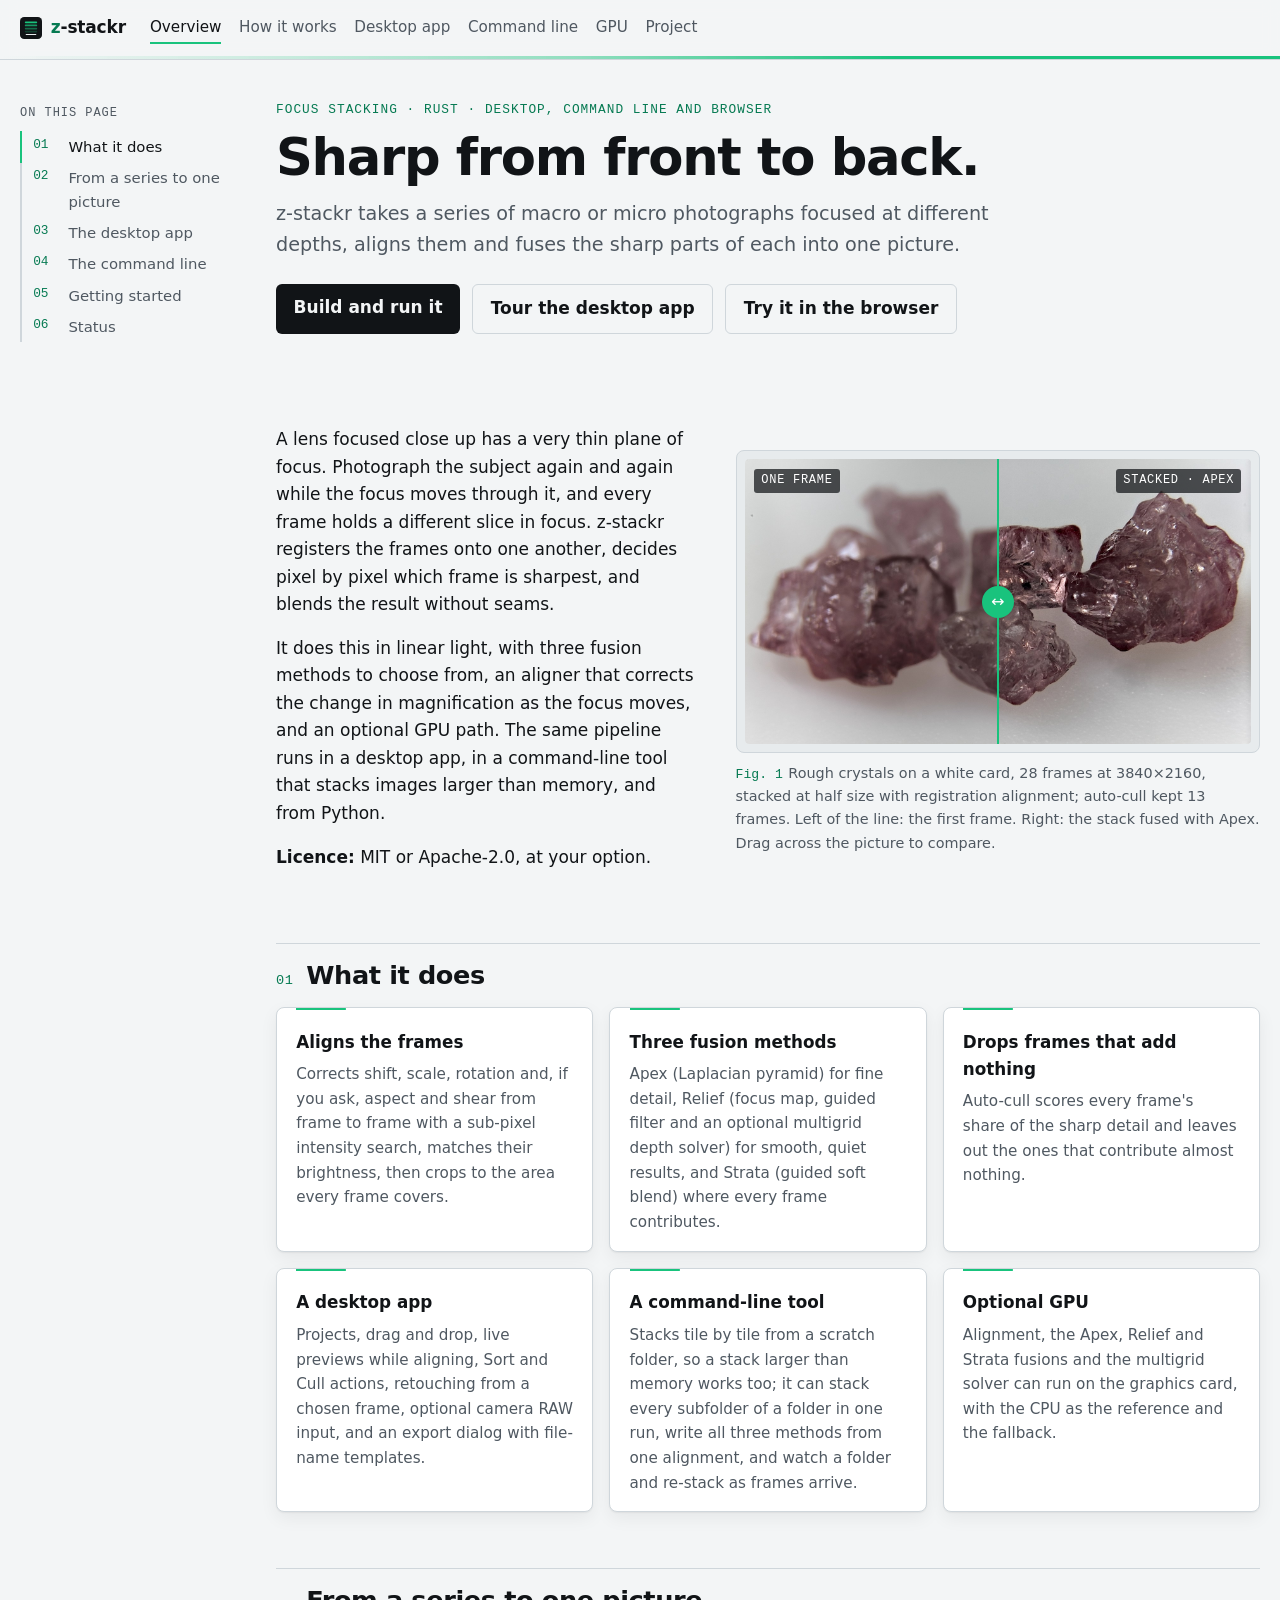
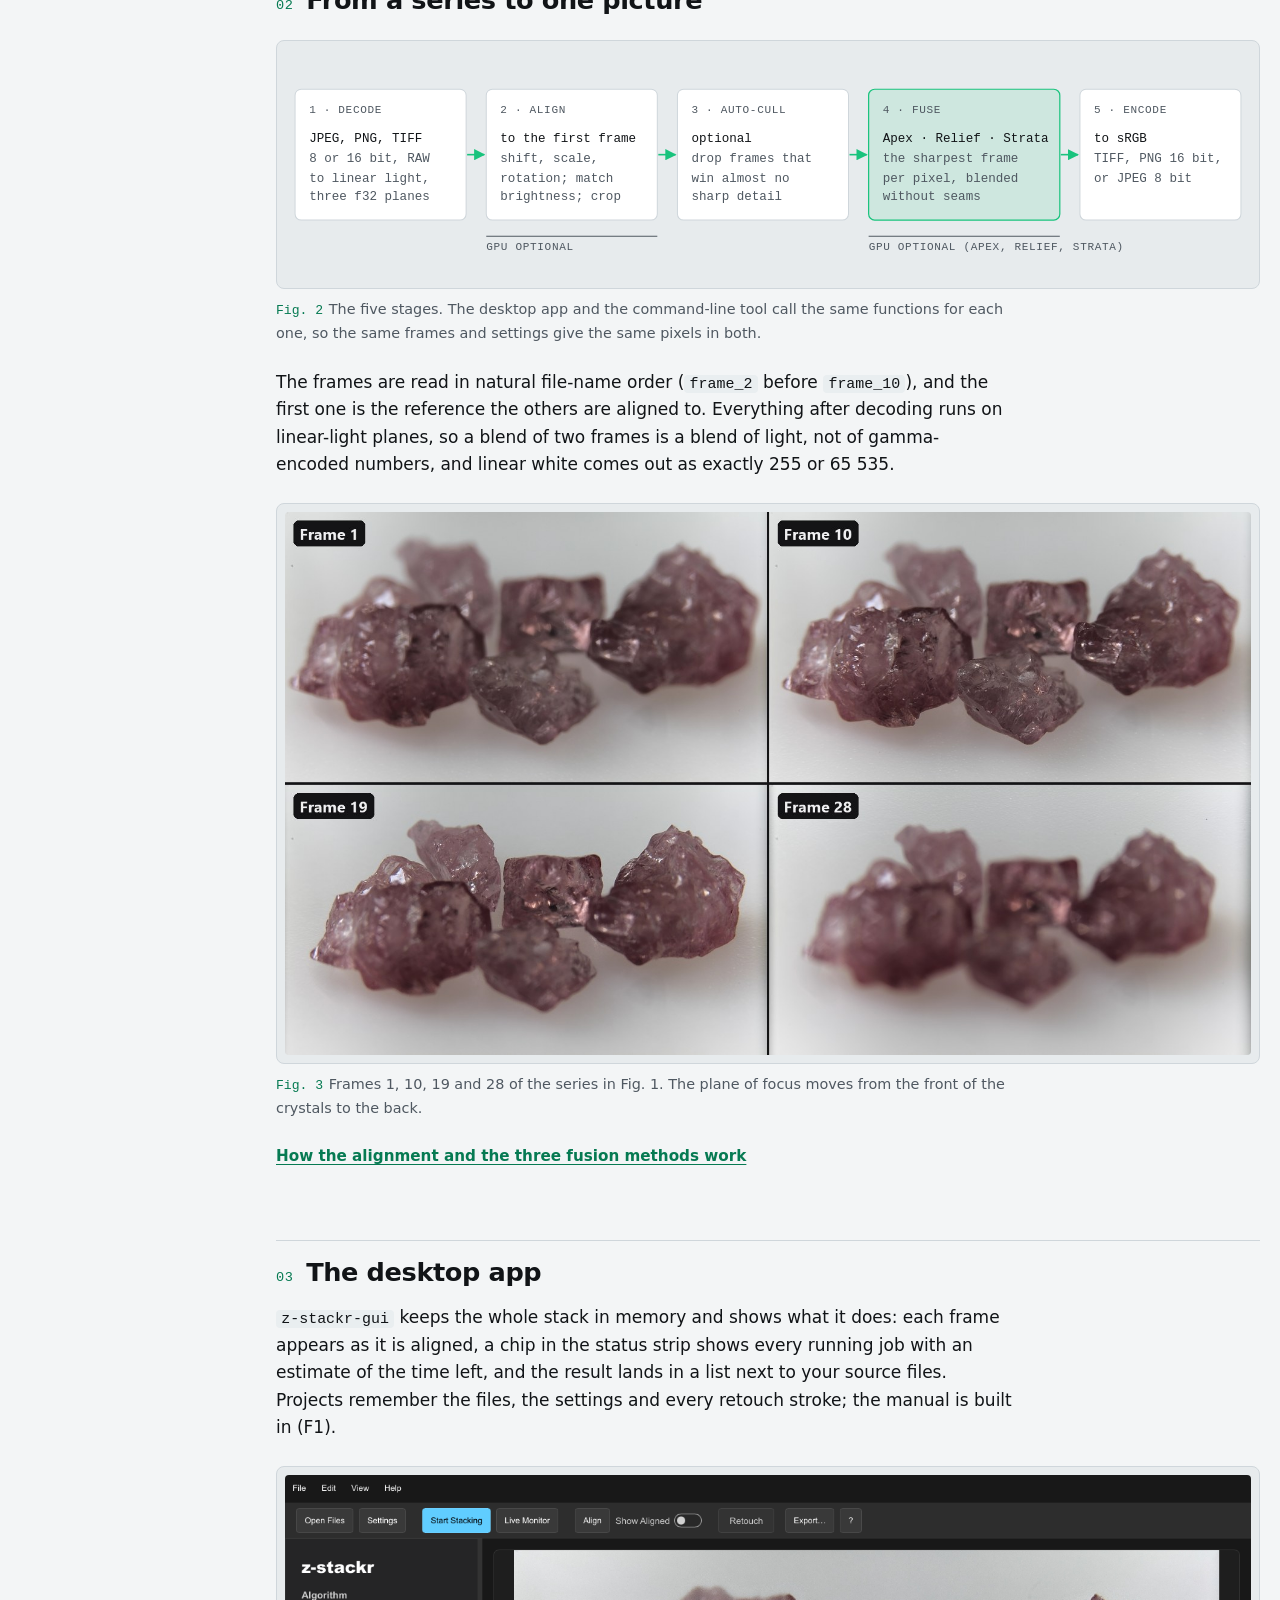
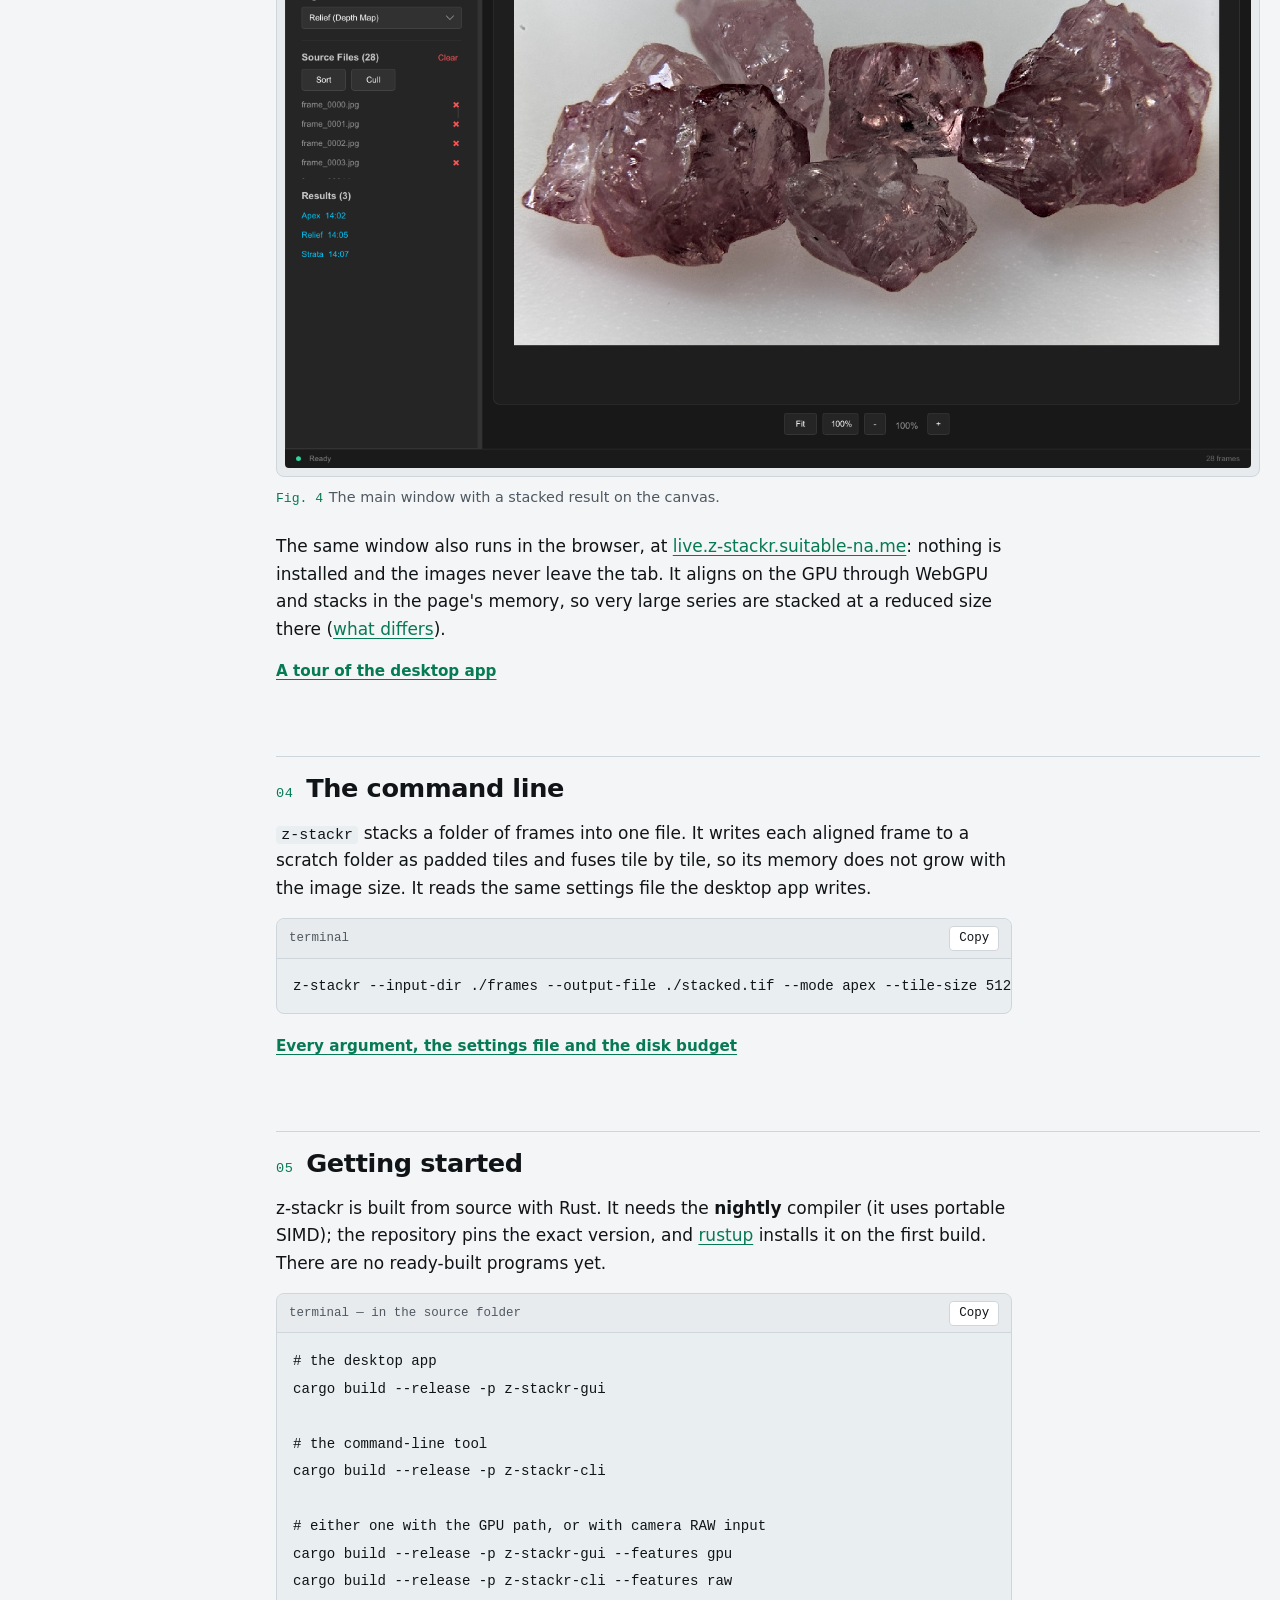
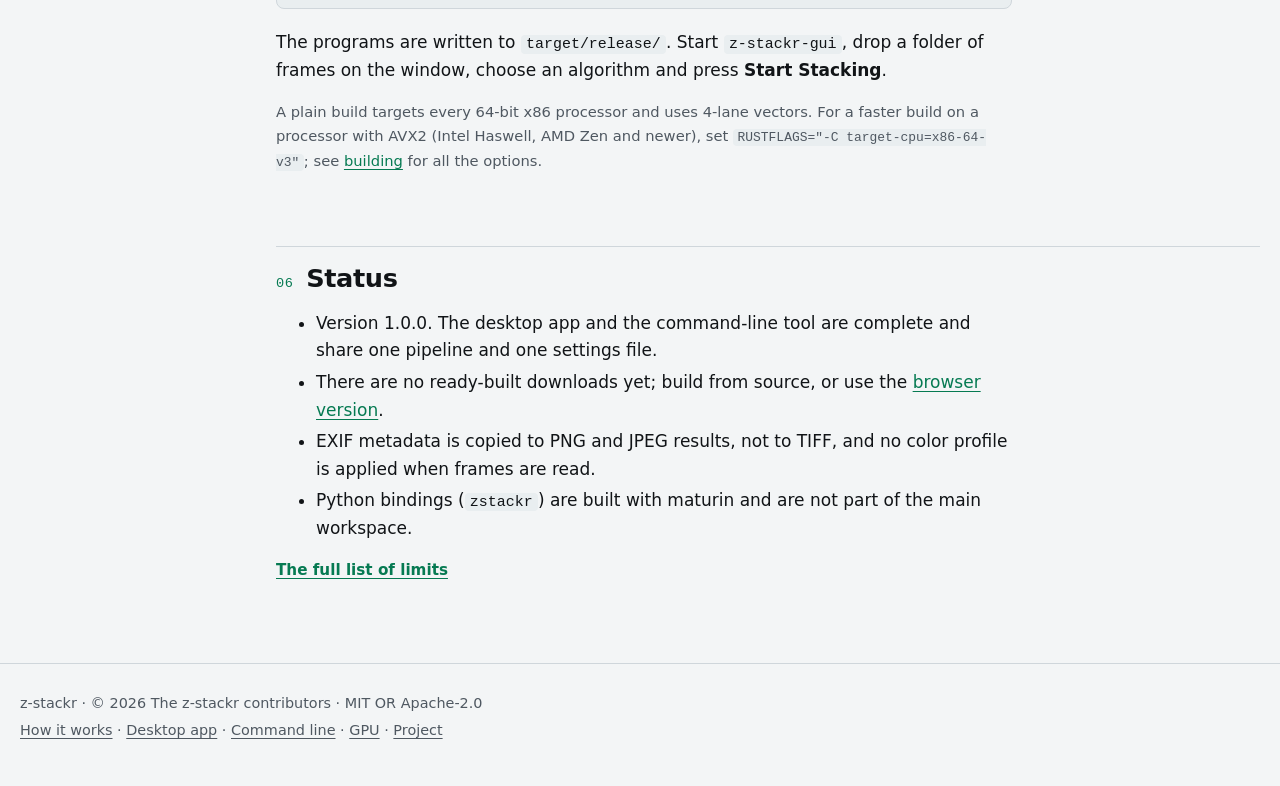
<file: index.html>
<!DOCTYPE html>
<html lang="en">
<head>
<meta charset="UTF-8">
<meta name="viewport" content="width=device-width, initial-scale=1.0">
<title>z-stackr — focus stacking in Rust</title>
<meta name="description" content="z-stackr aligns a series of macro or micro photographs taken at different focus distances and fuses them into one image that is sharp from front to back. Desktop app, command-line tool and Python bindings. MIT or Apache-2.0.">
<link rel="icon" type="image/svg+xml" href="assets/images/icon.svg">
<link rel="stylesheet" href="assets/css/style.css">
</head>
<body>

<header class="masthead">
  <div class="container">
    <a href="index.html" class="brand"><img src="assets/images/icon.svg" width="22" height="22" alt=""><span><span class="z">z</span>-stackr</span></a>
    <nav>
      <a href="index.html" aria-current="page">Overview</a>
      <a href="methods.html">How it works</a>
      <a href="app.html">Desktop app</a>
      <a href="cli.html">Command line</a>
      <a href="gpu.html">GPU</a>
      <a href="project.html">Project</a>
    </nav>
  </div>
</header>

<main class="container">

  <div class="page-head">
    <p class="eyebrow">Focus stacking · Rust · desktop, command line and browser</p>
    <h1>Sharp from front to back.</h1>
    <p class="subtitle">
      z-stackr takes a series of macro or micro photographs focused at different
      depths, aligns them and fuses the sharp parts of each into one picture.
    </p>
    <p class="cta-row">
      <a class="cta" href="#getting-started">Build and run it</a>
      <a class="cta cta-secondary" href="app.html">Tour the desktop app</a>
      <a class="cta cta-secondary" href="https://live.z-stackr.suitable-na.me">Try it in the browser</a>
    </p>
  </div>

  <section class="intro-grid" aria-label="Introduction">
    <div>
      <p>
        A lens focused close up has a very thin plane of focus. Photograph the
        subject again and again while the focus moves through it, and every frame
        holds a different slice in focus. z-stackr registers the frames onto one
        another, decides pixel by pixel which frame is sharpest, and blends the
        result without seams.
      </p>
      <p>
        It does this in linear light, with three fusion methods to choose from, an
        aligner that corrects the change in magnification as the focus moves, and an
        optional GPU path. The same pipeline runs in a desktop app, in a
        command-line tool that stacks images larger than memory, and from Python.
      </p>
      <p>
        <strong>Licence:</strong> MIT or Apache-2.0, at your option.
      </p>
    </div>
    <figure class="fig">
      <div class="frame">
        <div class="compare" style="--split: 50%">
          <img src="assets/images/fig_compare_frame.jpg" width="1600" height="900" alt="One frame of the stack: only the front crystals are sharp">
          <img class="after" src="assets/images/fig_compare_stack.jpg" width="1600" height="900" alt="The stacked result: every crystal is sharp">
          <span class="tag left">ONE FRAME</span>
          <span class="tag right">STACKED · APEX</span>
          <span class="handle" aria-hidden="true"></span>
          <input type="range" min="0" max="100" value="50" aria-label="Move the split between one frame and the stacked result">
        </div>
      </div>
      <figcaption><span class="fig-label">Fig. 1</span>Rough crystals on a white card, 28 frames at 3840&times;2160, stacked at half size with registration alignment; auto-cull kept 13 frames. Left of the line: the first frame. Right: the stack fused with Apex. Drag across the picture to compare.</figcaption>
    </figure>
  </section>

  <section id="what-it-does">
    <h2><span class="sec-num">01</span>What it does</h2>
    <div class="card-grid">
      <a class="card" href="methods.html#alignment">
        <h3>Aligns the frames</h3>
        <p>Corrects shift, scale, rotation and, if you ask, aspect and shear from frame to frame with a sub-pixel intensity search, matches their brightness, then crops to the area every frame covers.</p>
      </a>
      <a class="card" href="methods.html#apex">
        <h3>Three fusion methods</h3>
        <p>Apex (Laplacian pyramid) for fine detail, Relief (focus map, guided filter and an optional multigrid depth solver) for smooth, quiet results, and Strata (guided soft blend) where every frame contributes.</p>
      </a>
      <a class="card" href="methods.html#auto-cull">
        <h3>Drops frames that add nothing</h3>
        <p>Auto-cull scores every frame's share of the sharp detail and leaves out the ones that contribute almost nothing.</p>
      </a>
      <a class="card" href="app.html">
        <h3>A desktop app</h3>
        <p>Projects, drag and drop, live previews while aligning, Sort and Cull actions, retouching from a chosen frame, optional camera RAW input, and an export dialog with file-name templates.</p>
      </a>
      <a class="card" href="cli.html">
        <h3>A command-line tool</h3>
        <p>Stacks tile by tile from a scratch folder, so a stack larger than memory works too; it can stack every subfolder of a folder in one run, write all three methods from one alignment, and watch a folder and re-stack as frames arrive.</p>
      </a>
      <a class="card" href="gpu.html">
        <h3>Optional GPU</h3>
        <p>Alignment, the Apex, Relief and Strata fusions and the multigrid solver can run on the graphics card, with the CPU as the reference and the fallback.</p>
      </a>
    </div>
  </section>

  <section id="pipeline">
    <h2><span class="sec-num">02</span>From a series to one picture</h2>
    <figure class="fig">
      <div class="frame">
<svg class="diagram" viewBox="0 0 960 230" role="img" aria-labelledby="pipe-title" xmlns="http://www.w3.org/2000/svg">
  <title id="pipe-title">The stages of a stack: decode to linear light, align to the first frame, auto-cull, fuse with Apex, Relief or Strata, encode to sRGB.</title>
  <defs>
    <marker id="ah" viewBox="0 0 10 10" refX="9" refY="5" markerWidth="7" markerHeight="7" orient="auto-start-reverse">
      <path class="head" d="M 0 0 L 10 5 L 0 10 z"/>
    </marker>
  </defs>
  <rect class="box" x="10" y="40" width="170" height="130" rx="6"/>
  <text class="lbl" x="24" y="64">1 · DECODE</text>
  <text x="24" y="92">JPEG, PNG, TIFF</text>
  <text class="muted" x="24" y="112">8 or 16 bit, RAW</text>
  <text class="muted" x="24" y="132">to linear light,</text>
  <text class="muted" x="24" y="150">three f32 planes</text>

  <rect class="box" x="200" y="40" width="170" height="130" rx="6"/>
  <text class="lbl" x="214" y="64">2 · ALIGN</text>
  <text x="214" y="92">to the first frame</text>
  <text class="muted" x="214" y="112">shift, scale,</text>
  <text class="muted" x="214" y="132">rotation; match</text>
  <text class="muted" x="214" y="150">brightness; crop</text>

  <rect class="box" x="390" y="40" width="170" height="130" rx="6"/>
  <text class="lbl" x="404" y="64">3 · AUTO-CULL</text>
  <text x="404" y="92">optional</text>
  <text class="muted" x="404" y="112">drop frames that</text>
  <text class="muted" x="404" y="132">win almost no</text>
  <text class="muted" x="404" y="150">sharp detail</text>

  <rect class="box-accent" x="580" y="40" width="190" height="130" rx="6"/>
  <text class="lbl" x="594" y="64">4 · FUSE</text>
  <text x="594" y="92">Apex · Relief · Strata</text>
  <text class="muted" x="594" y="112">the sharpest frame</text>
  <text class="muted" x="594" y="132">per pixel, blended</text>
  <text class="muted" x="594" y="150">without seams</text>

  <rect class="box" x="790" y="40" width="160" height="130" rx="6"/>
  <text class="lbl" x="804" y="64">5 · ENCODE</text>
  <text x="804" y="92">to sRGB</text>
  <text class="muted" x="804" y="112">TIFF, PNG 16 bit,</text>
  <text class="muted" x="804" y="132">or JPEG 8 bit</text>

  <path class="arrow" d="M 181 105 H 198" marker-end="url(#ah)"/>
  <path class="arrow" d="M 371 105 H 388" marker-end="url(#ah)"/>
  <path class="arrow" d="M 561 105 H 578" marker-end="url(#ah)"/>
  <path class="arrow" d="M 771 105 H 788" marker-end="url(#ah)"/>

  <text class="lbl" x="200" y="200">GPU OPTIONAL</text>
  <path class="thin" d="M 200 186 H 370"/>
  <text class="lbl" x="580" y="200">GPU OPTIONAL (APEX, RELIEF, STRATA)</text>
  <path class="thin" d="M 580 186 H 770"/>
</svg>
      </div>
      <figcaption><span class="fig-label">Fig. 2</span>The five stages. The desktop app and the command-line tool call the same functions for each one, so the same frames and settings give the same pixels in both.</figcaption>
    </figure>
    <p>
      The frames are read in natural file-name order (<code>frame_2</code> before
      <code>frame_10</code>), and the first one is the reference the others are
      aligned to. Everything after decoding runs on linear-light planes, so a blend
      of two frames is a blend of light, not of gamma-encoded numbers, and linear
      white comes out as exactly 255 or 65&nbsp;535.
    </p>
    <figure class="fig">
      <a href="assets/images/fig_input_frames.jpg">
        <img src="assets/images/fig_input_frames.jpg" width="1600" height="900" alt="Four frames of the input series, each sharp at a different depth" loading="lazy">
      </a>
      <figcaption><span class="fig-label">Fig. 3</span>Frames 1, 10, 19 and 28 of the series in Fig. 1. The plane of focus moves from the front of the crystals to the back.</figcaption>
    </figure>
    <p class="more"><a href="methods.html">How the alignment and the three fusion methods work</a></p>
  </section>

  <section id="app">
    <h2><span class="sec-num">03</span>The desktop app</h2>
    <p>
      <code>z-stackr-gui</code> keeps the whole stack in memory and shows what it
      does: each frame appears as it is aligned, a chip in the status strip shows
      every running job with an estimate of the time left, and the result lands in
      a list next to your source files. Projects remember the files, the settings
      and every retouch stroke; the manual is built in (F1).
    </p>
    <figure class="fig">
      <a href="assets/images/ui_main.png">
        <img src="assets/images/ui_main.png" width="1400" height="860" alt="The z-stackr desktop app: source files and results on the left, the stacked image on the canvas" loading="lazy">
      </a>
      <figcaption><span class="fig-label">Fig. 4</span>The main window with a stacked result on the canvas.</figcaption>
    </figure>
    <p>
      The same window also runs in the browser, at
      <a href="https://live.z-stackr.suitable-na.me">live.z-stackr.suitable-na.me</a>: nothing is installed and the
      images never leave the tab. It aligns on the GPU through WebGPU and stacks in
      the page's memory, so very large series are stacked at a reduced size there
      (<a href="app.html#browser">what differs</a>).
    </p>
    <p class="more"><a href="app.html">A tour of the desktop app</a></p>
  </section>

  <section id="cli">
    <h2><span class="sec-num">04</span>The command line</h2>
    <p>
      <code>z-stackr</code> stacks a folder of frames into one file. It writes each
      aligned frame to a scratch folder as padded tiles and fuses tile by tile, so
      its memory does not grow with the image size. It reads the same settings file
      the desktop app writes.
    </p>
    <div class="code-block">
      <div class="code-block-head"><span>terminal</span><button class="copy-btn" type="button">Copy</button></div>
      <pre><code>z-stackr --input-dir ./frames --output-file ./stacked.tif --mode apex --tile-size 512</code></pre>
    </div>
    <p class="more"><a href="cli.html">Every argument, the settings file and the disk budget</a></p>
  </section>

  <section id="getting-started">
    <h2><span class="sec-num">05</span>Getting started</h2>
    <p>
      z-stackr is built from source with Rust. It needs the <strong>nightly</strong>
      compiler (it uses portable SIMD); the repository pins the exact version, and
      <a href="https://rustup.rs/">rustup</a> installs it on the first build. There
      are no ready-built programs yet.
    </p>
    <div class="code-block">
      <div class="code-block-head"><span>terminal — in the source folder</span><button class="copy-btn" type="button">Copy</button></div>
      <pre><code># the desktop app
cargo build --release -p z-stackr-gui

# the command-line tool
cargo build --release -p z-stackr-cli

# either one with the GPU path, or with camera RAW input
cargo build --release -p z-stackr-gui --features gpu
cargo build --release -p z-stackr-cli --features raw</code></pre>
    </div>
    <p>
      The programs are written to <code>target/release/</code>. Start
      <code>z-stackr-gui</code>, drop a folder of frames on the window, choose an
      algorithm and press <strong>Start Stacking</strong>.
    </p>
    <p class="small">
      A plain build targets every 64-bit x86 processor and uses 4-lane vectors.
      For a faster build on a processor with AVX2 (Intel Haswell, AMD Zen and
      newer), set <code>RUSTFLAGS="-C target-cpu=x86-64-v3"</code>; see
      <a href="project.html#building">building</a> for all the options.
    </p>
  </section>

  <section id="status">
    <h2><span class="sec-num">06</span>Status</h2>
    <ul>
      <li>Version 1.0.0. The desktop app and the command-line tool are complete and share one pipeline and one settings file.</li>
      <li>There are no ready-built downloads yet; build from source, or use the <a href="https://live.z-stackr.suitable-na.me">browser version</a>.</li>
      <li>EXIF metadata is copied to PNG and JPEG results, not to TIFF, and no color profile is applied when frames are read.</li>
      <li>Python bindings (<code>zstackr</code>) are built with maturin and are not part of the main workspace.</li>
    </ul>
    <p class="more"><a href="project.html#status">The full list of limits</a></p>
  </section>

</main>

<footer>
  <div class="container">
    <p>z-stackr · &copy; 2026 The z-stackr contributors · MIT OR Apache-2.0</p>
    <p><a href="methods.html">How it works</a> · <a href="app.html">Desktop app</a> · <a href="cli.html">Command line</a> · <a href="gpu.html">GPU</a> · <a href="project.html">Project</a></p>
  </div>
</footer>

<script src="assets/js/main.js"></script>
</body>
</html>
</file>
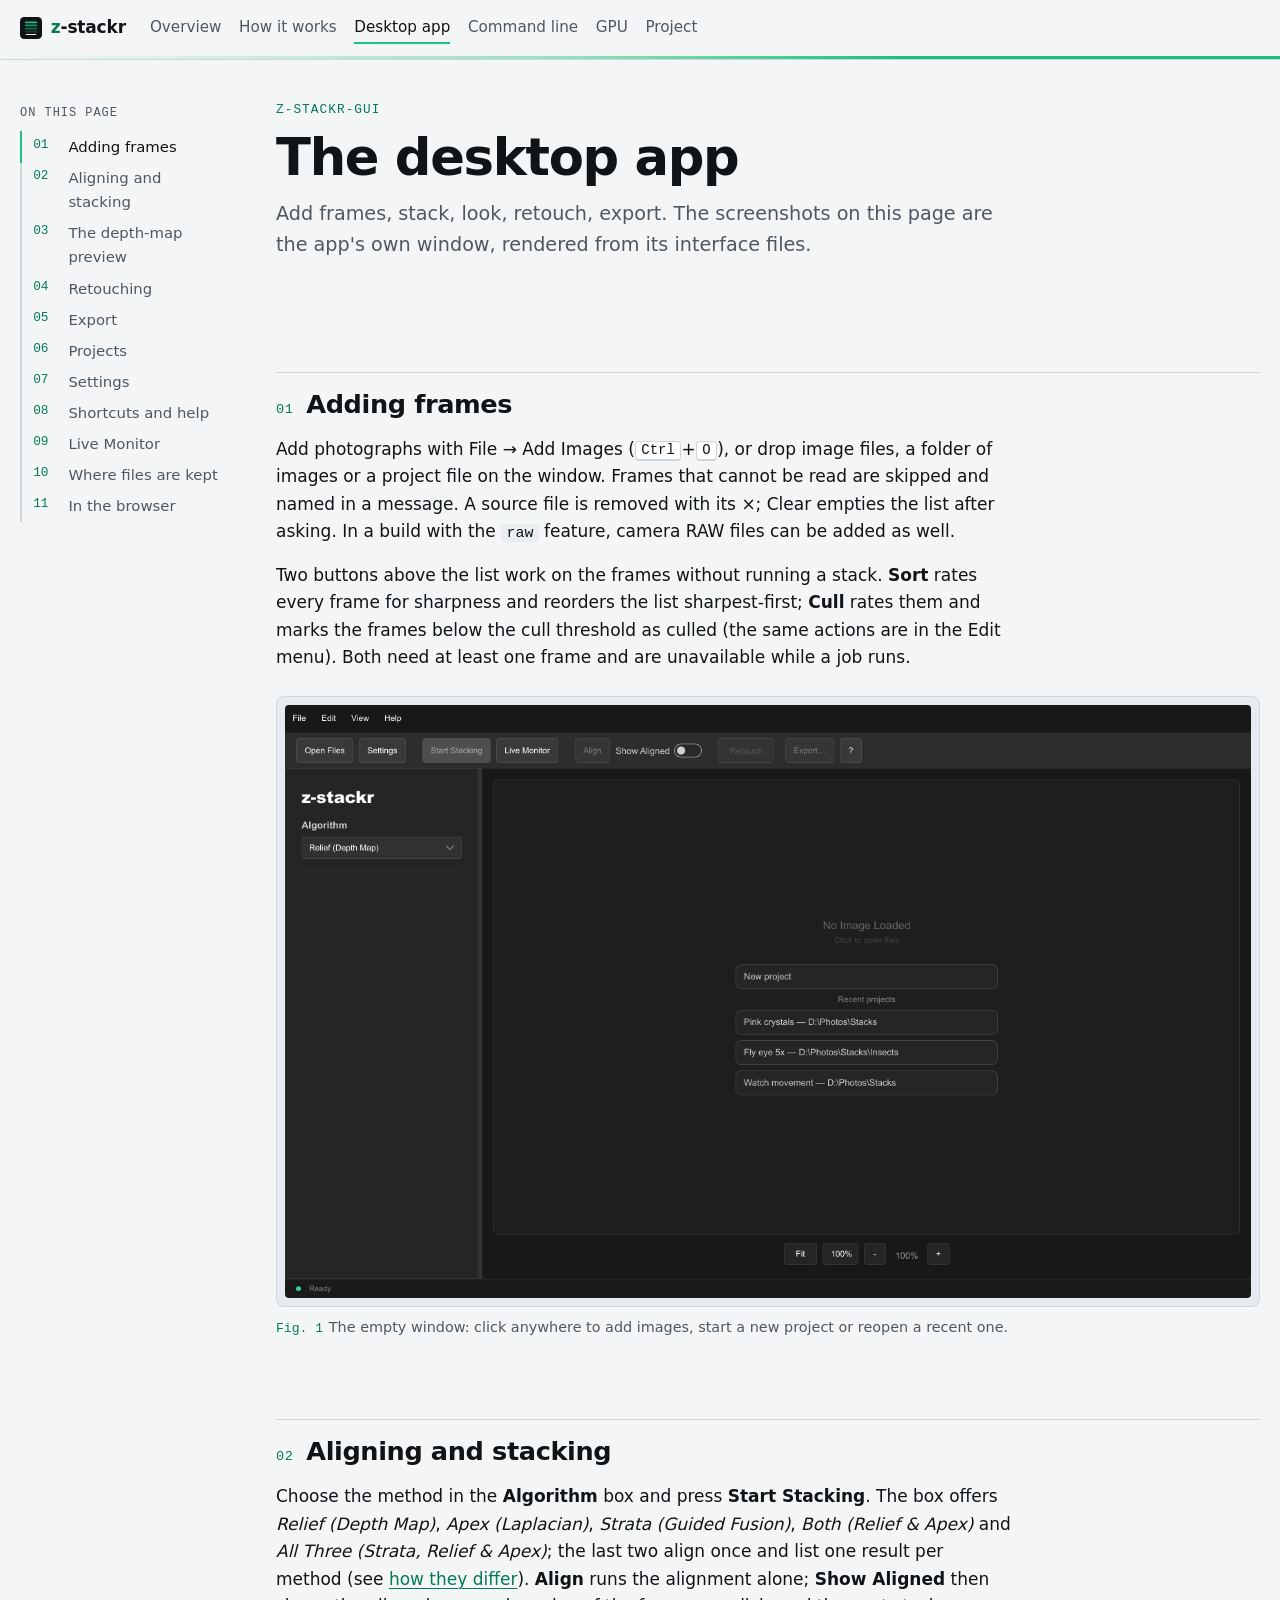
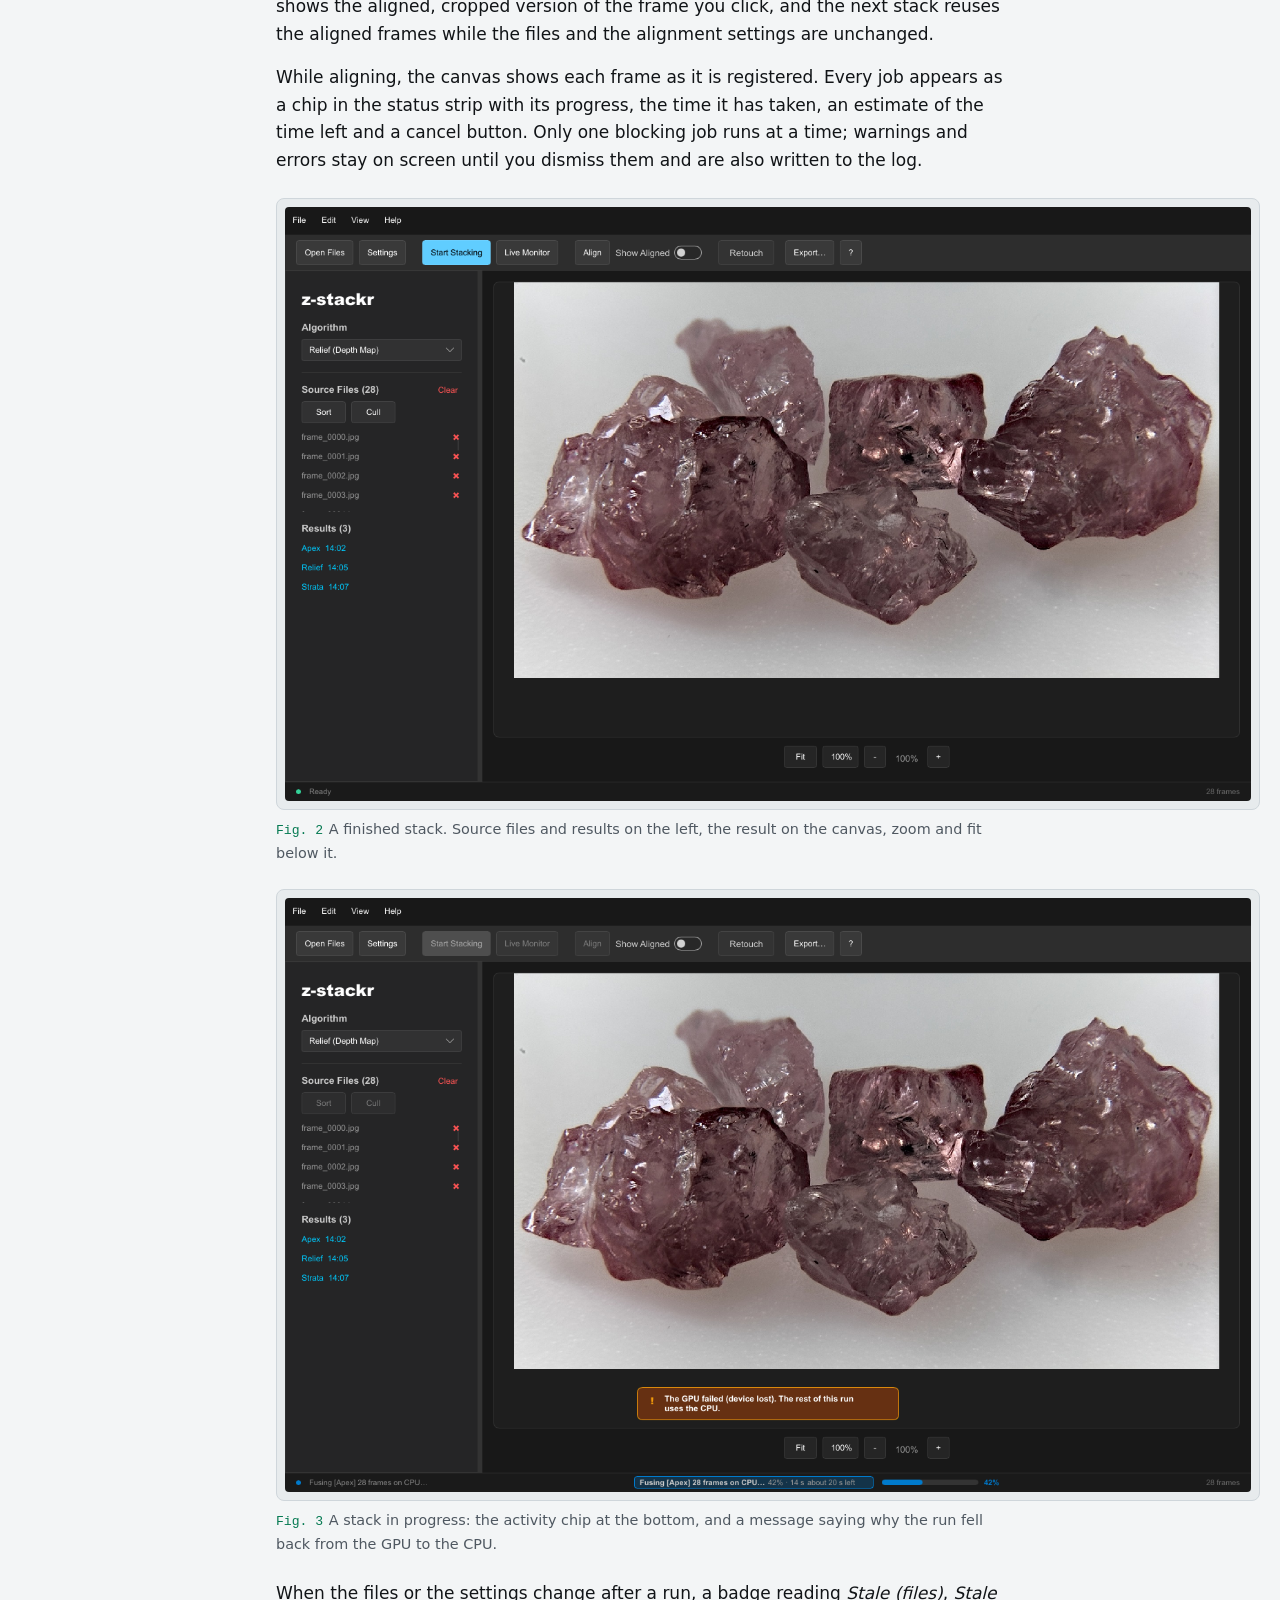
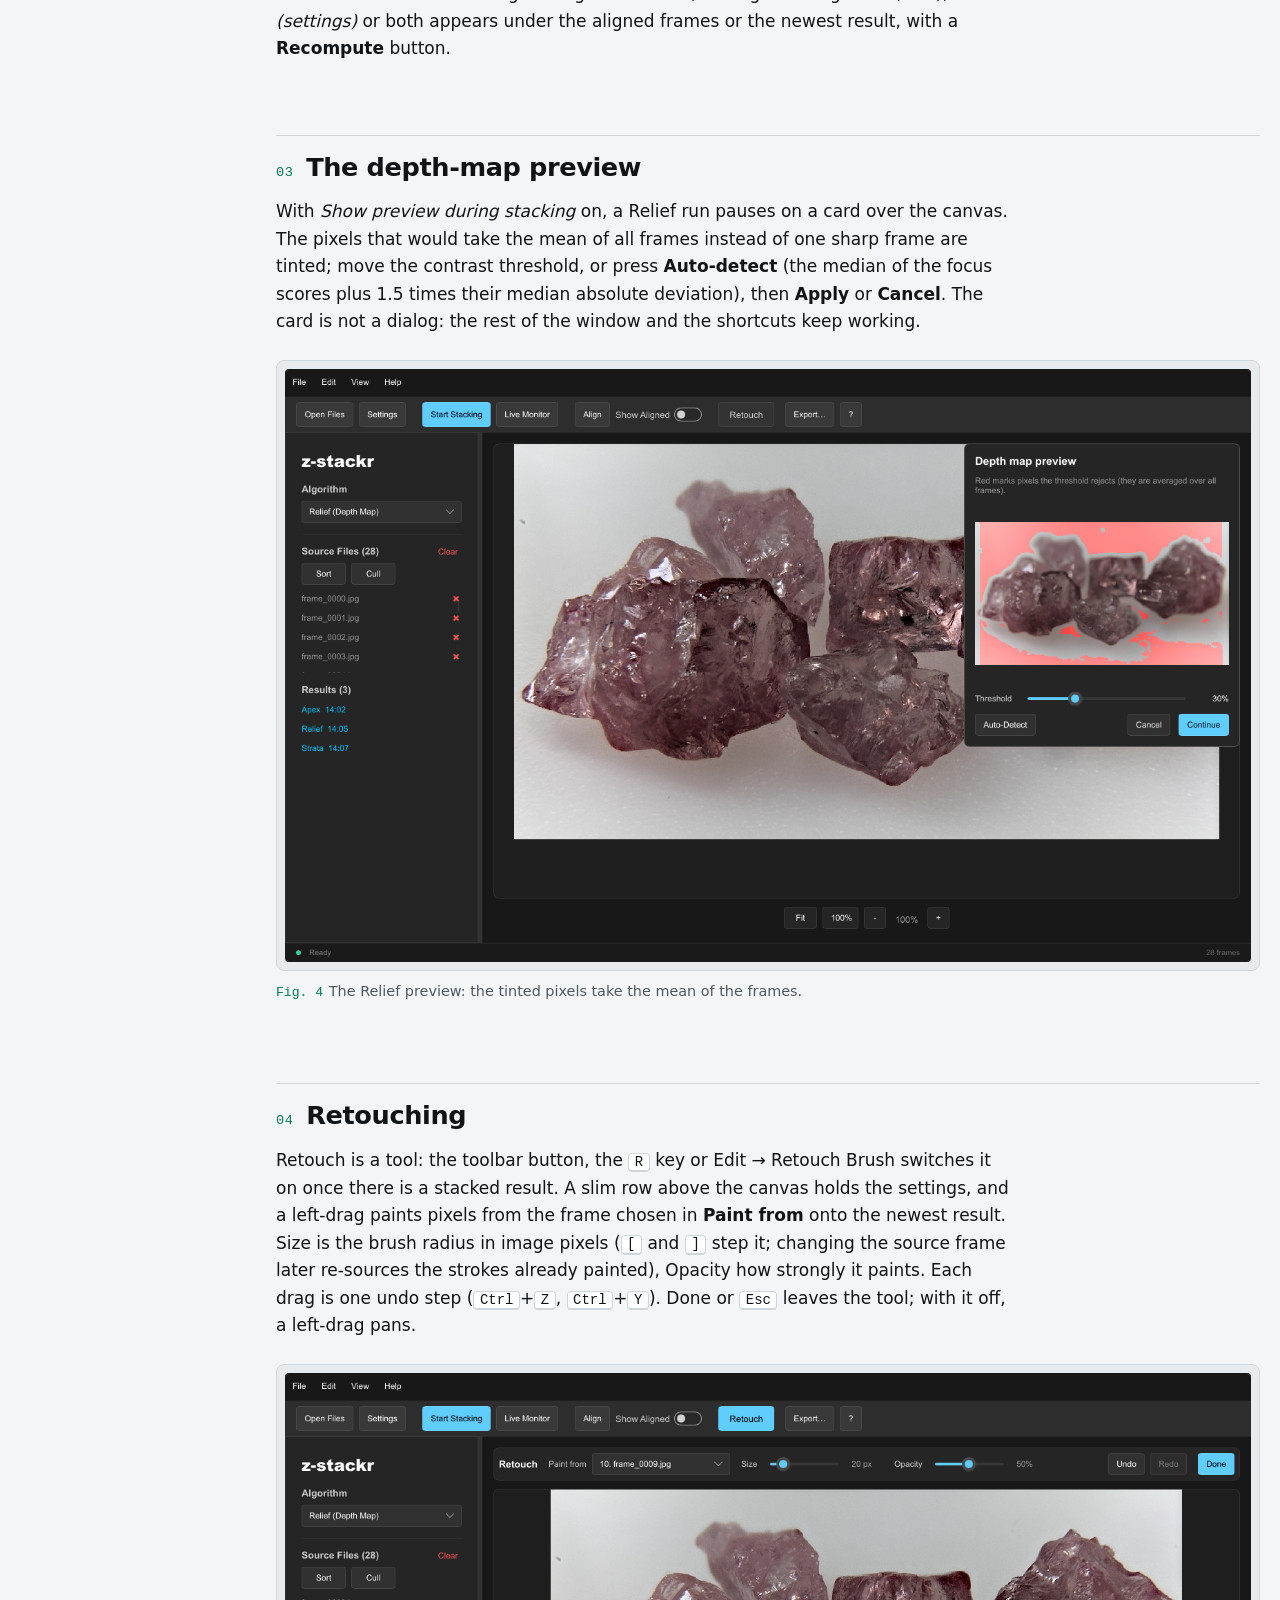
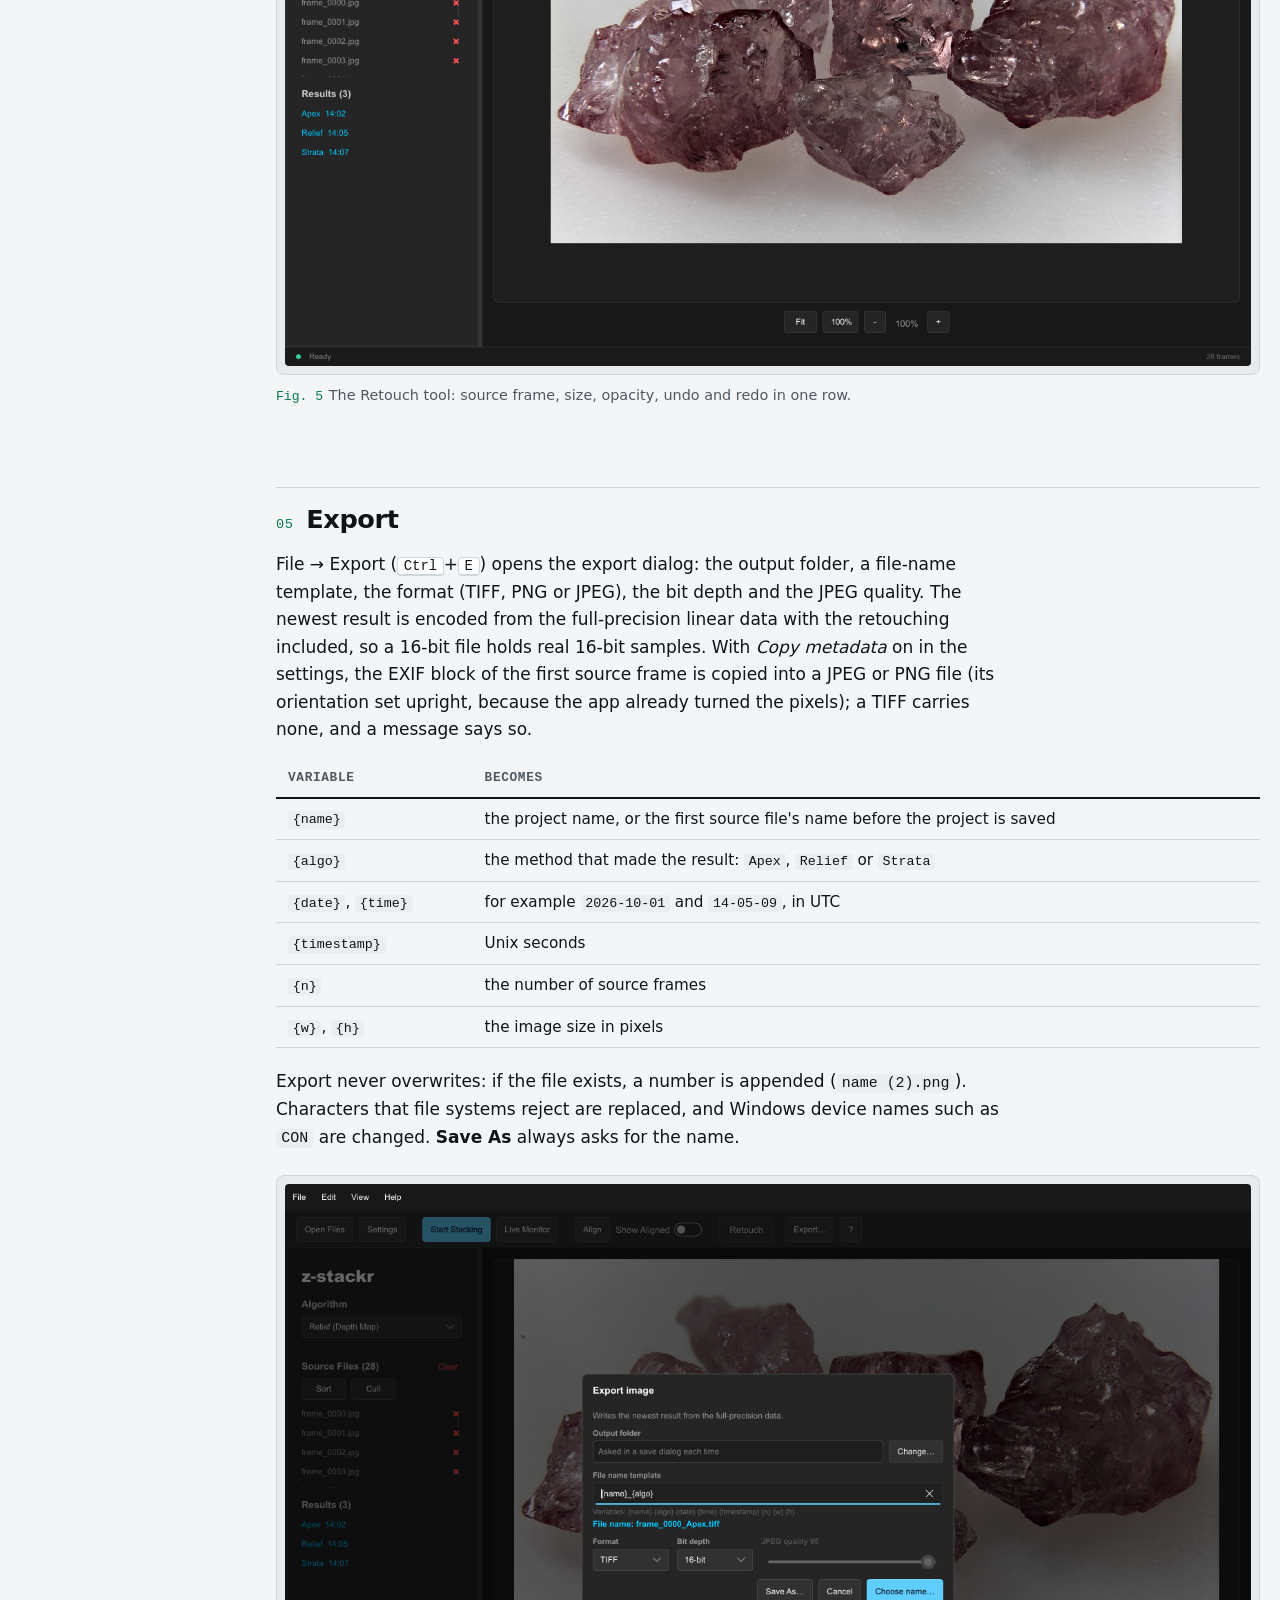
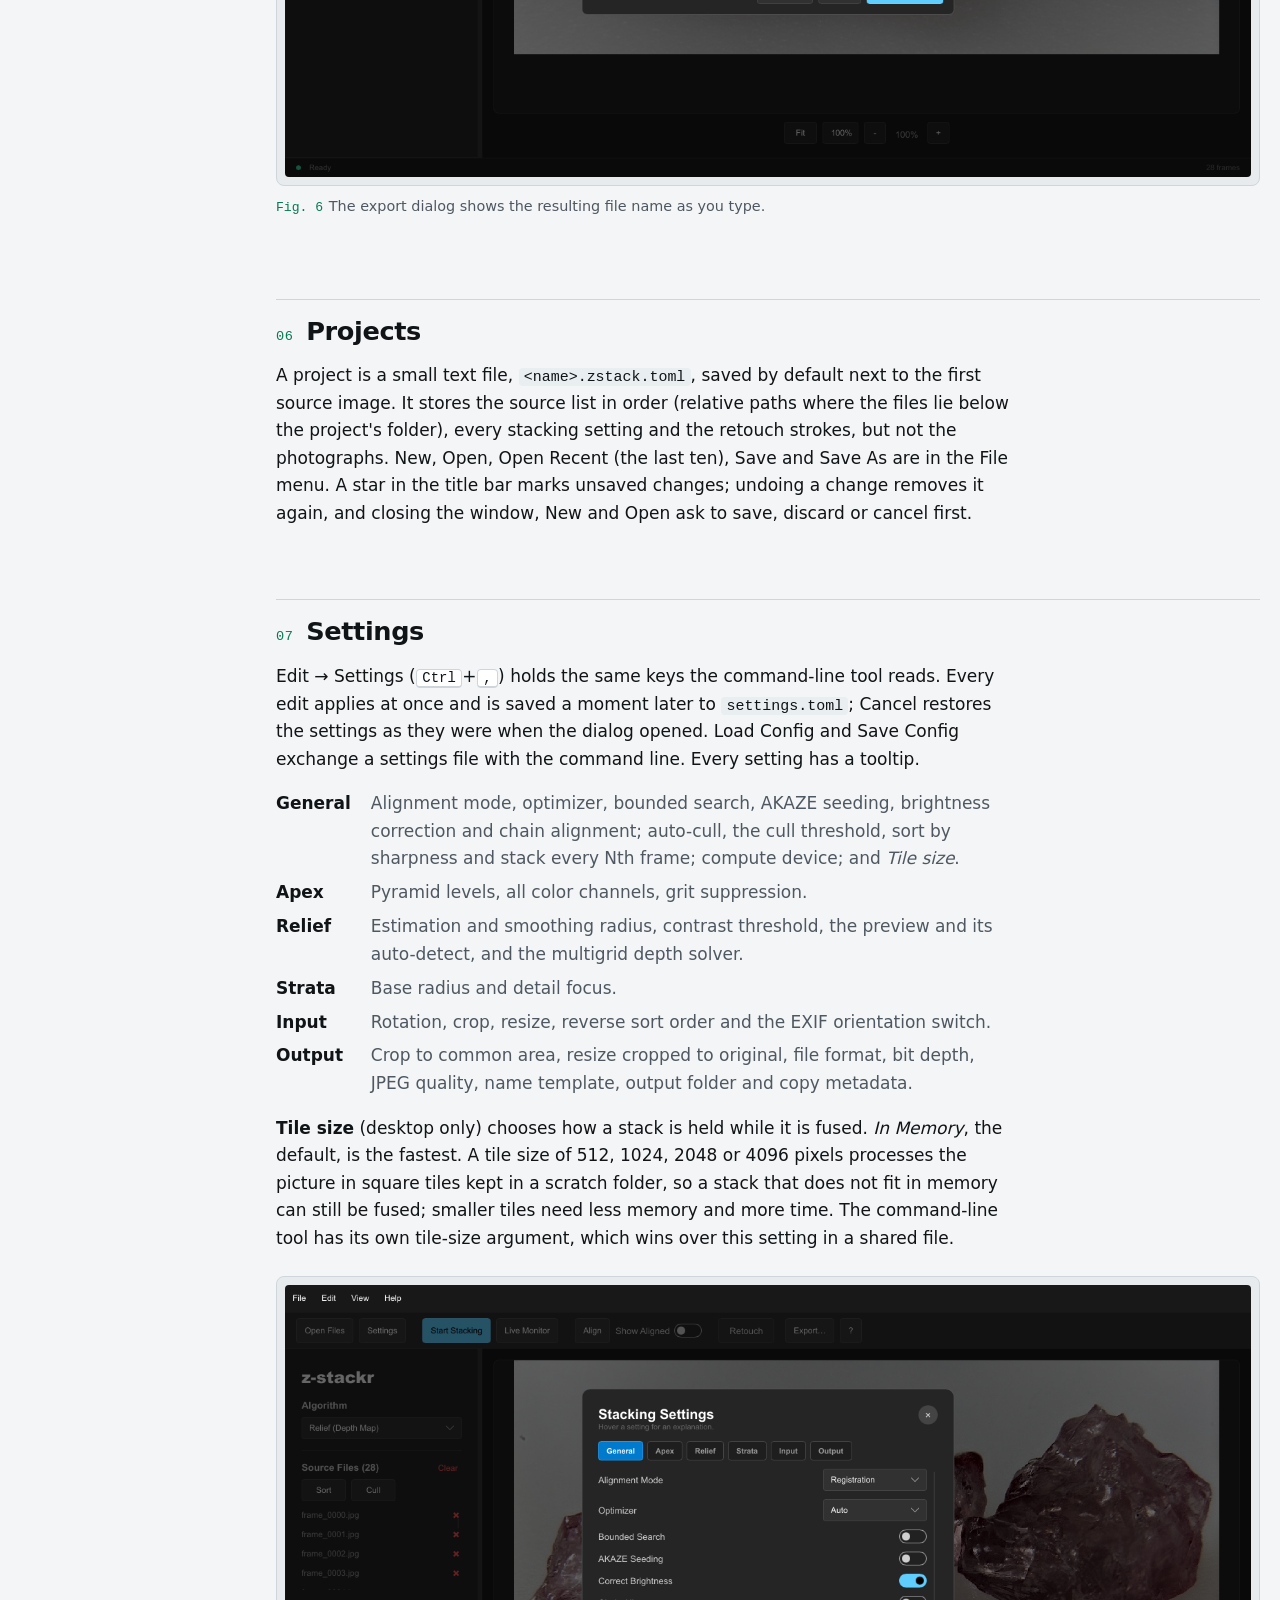
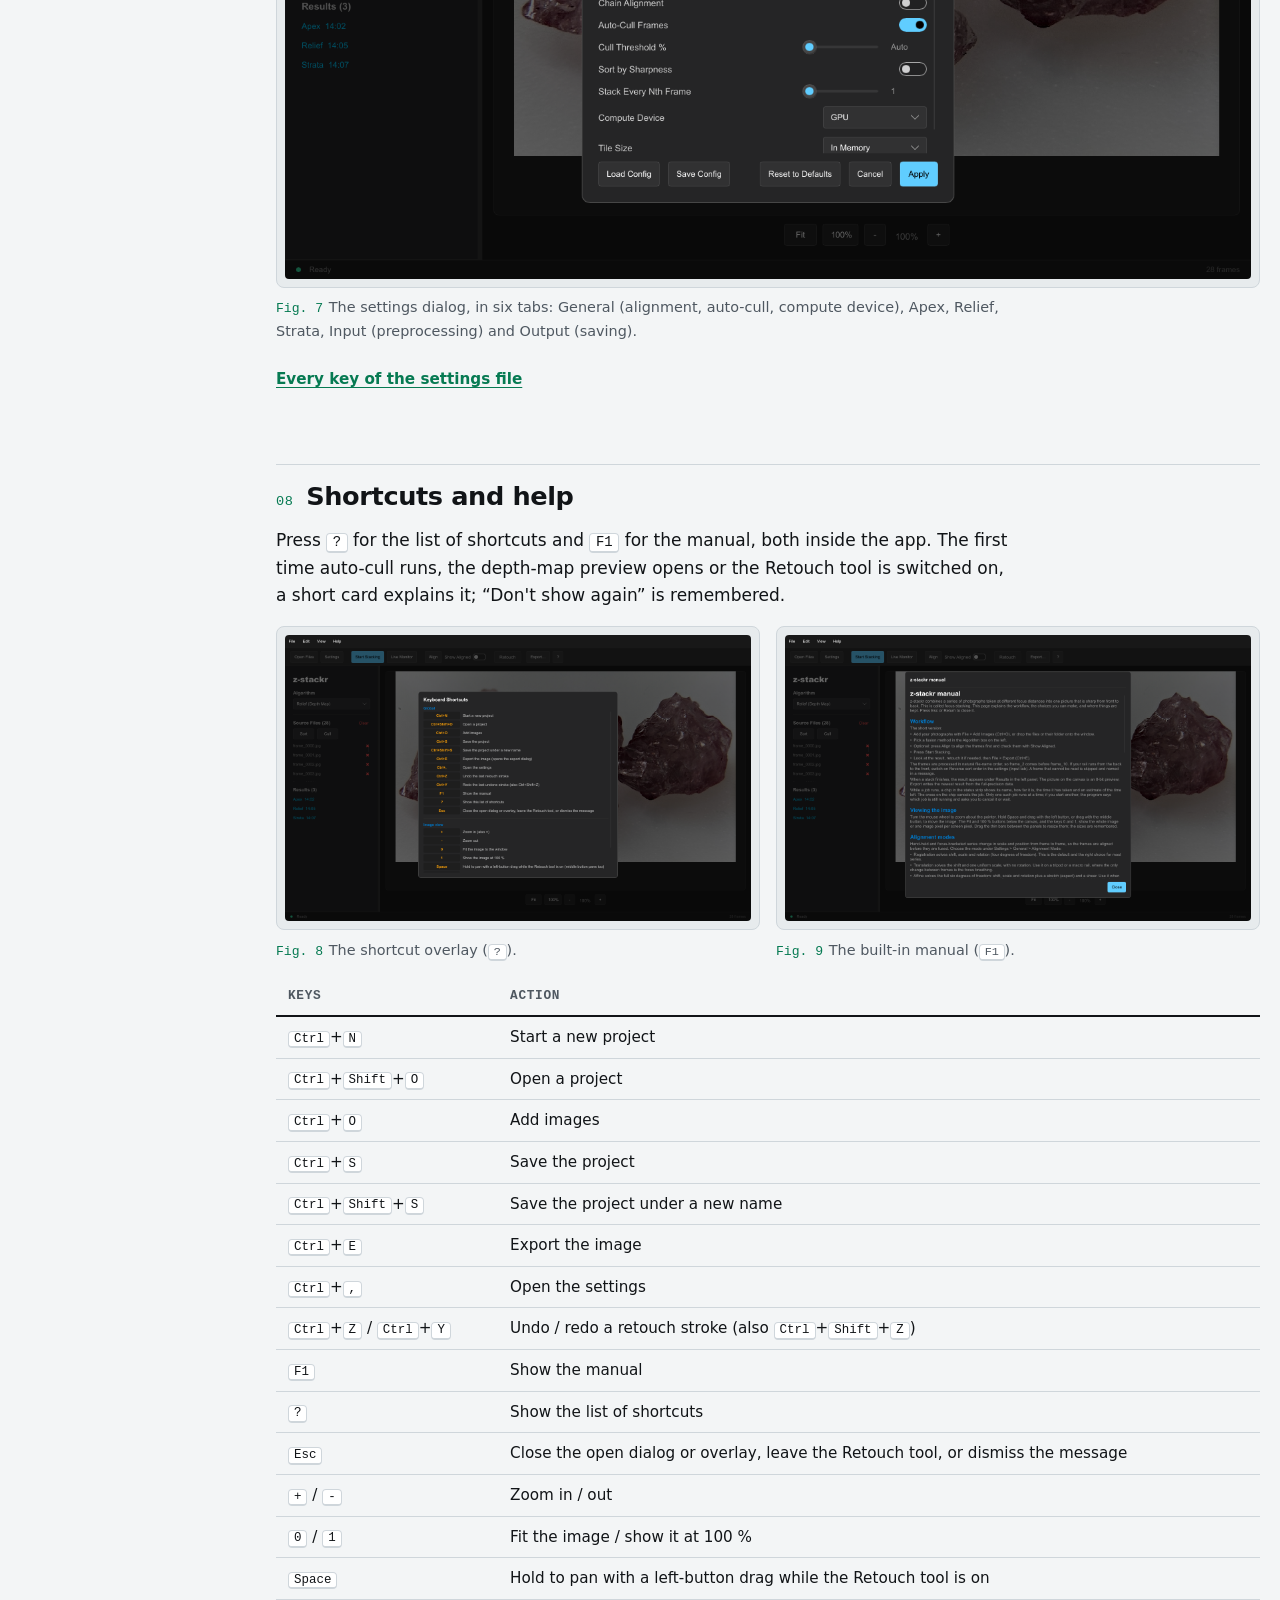
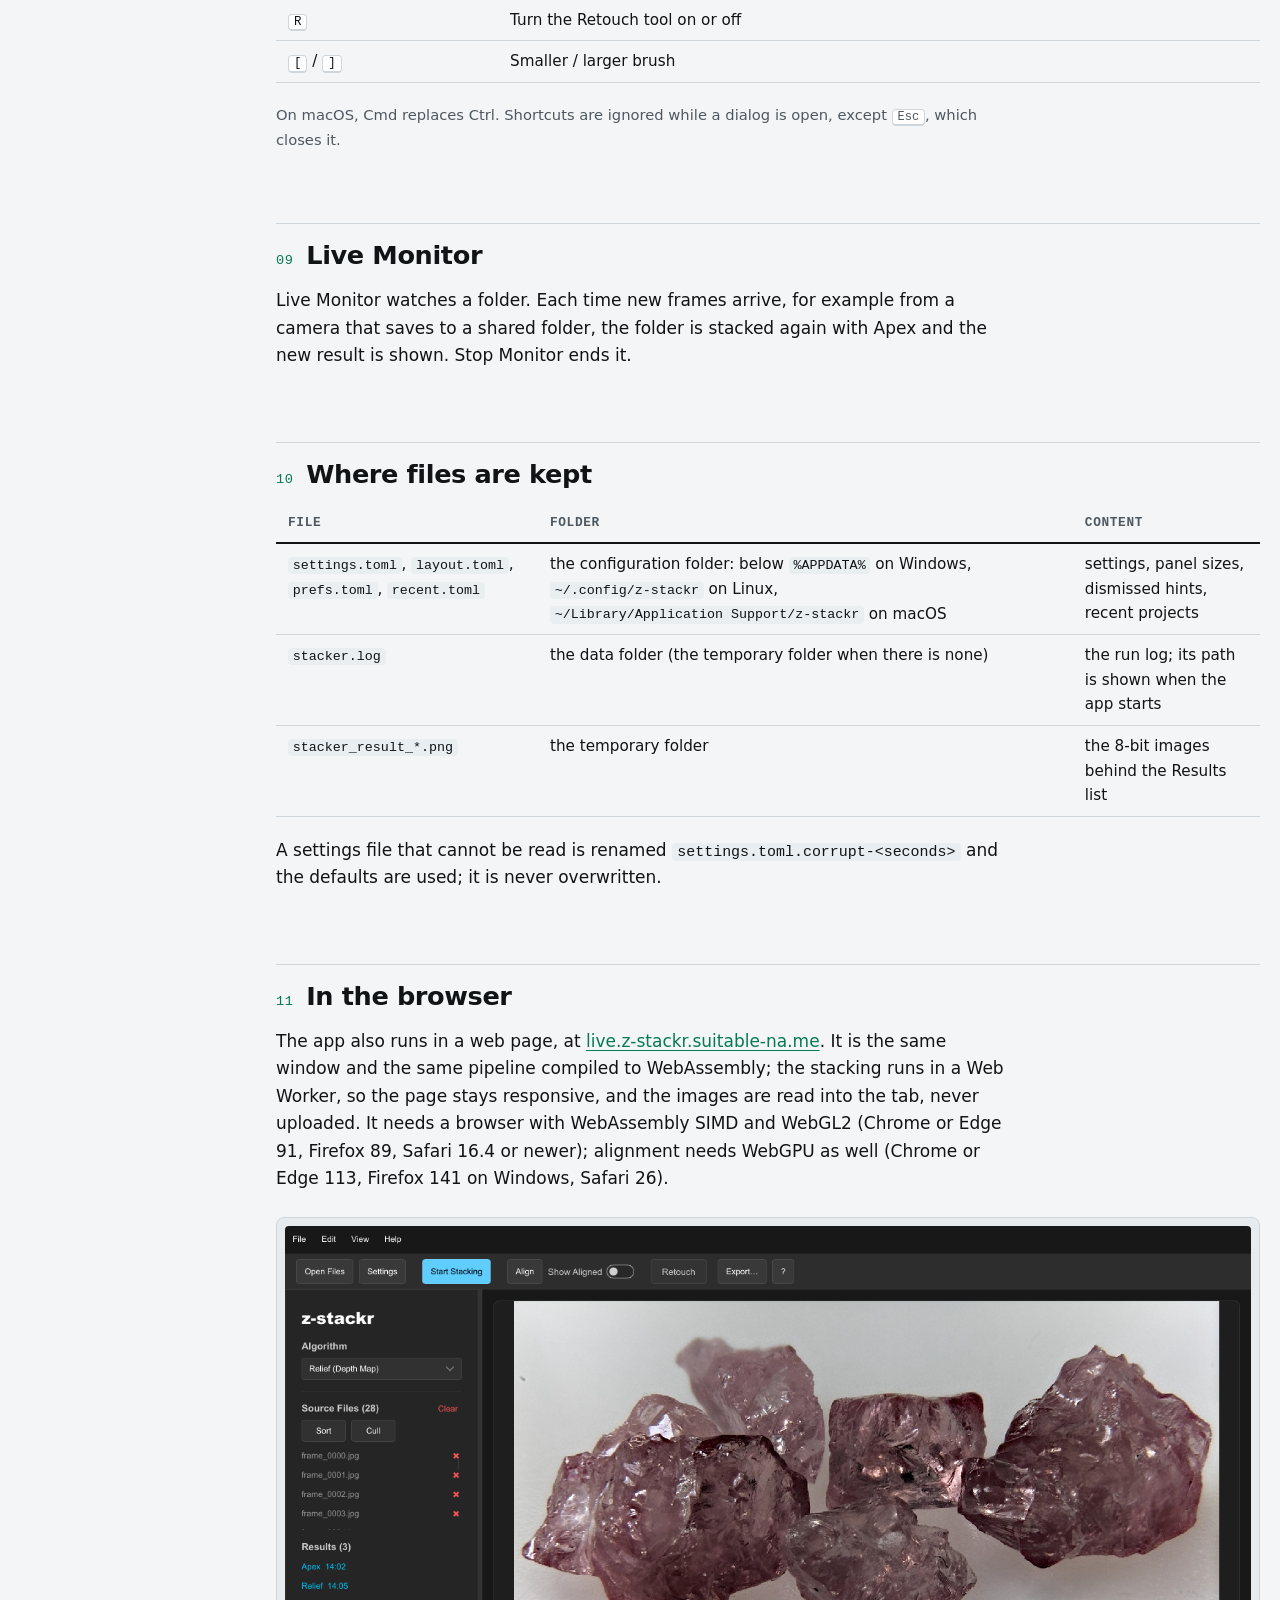
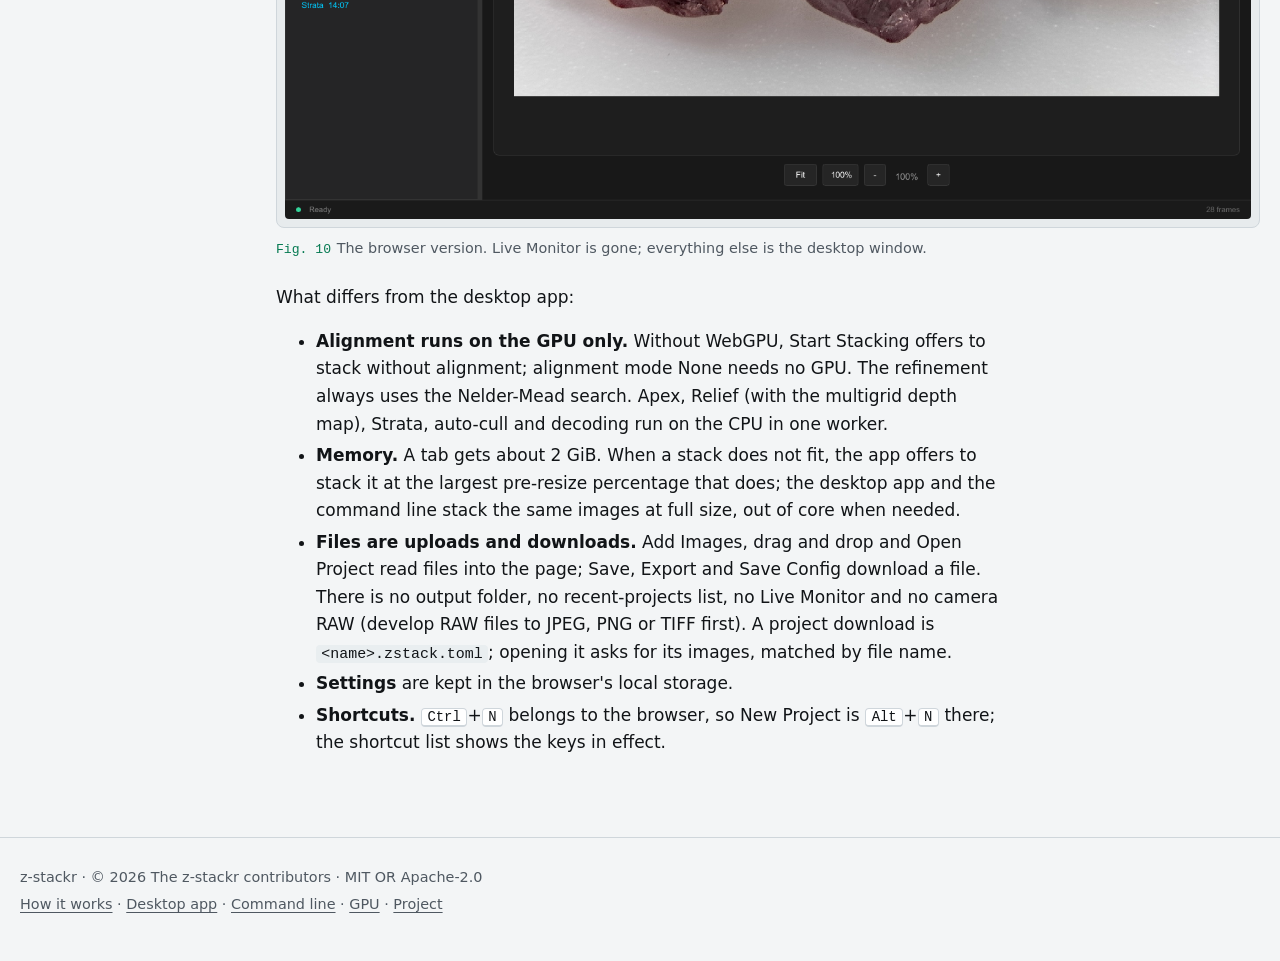
<file: app.html>
<!DOCTYPE html>
<html lang="en">
<head>
<meta charset="UTF-8">
<meta name="viewport" content="width=device-width, initial-scale=1.0">
<title>Desktop app — z-stackr</title>
<meta name="description" content="A tour of z-stackr-gui: projects, aligning with a live preview, stacking with Relief, Apex or Strata, the Relief contrast preview, retouching, export, settings and shortcuts.">
<link rel="icon" type="image/svg+xml" href="assets/images/icon.svg">
<link rel="stylesheet" href="assets/css/style.css">
</head>
<body>

<header class="masthead">
  <div class="container">
    <a href="index.html" class="brand"><img src="assets/images/icon.svg" width="22" height="22" alt=""><span><span class="z">z</span>-stackr</span></a>
    <nav>
      <a href="index.html">Overview</a>
      <a href="methods.html">How it works</a>
      <a href="app.html" aria-current="page">Desktop app</a>
      <a href="cli.html">Command line</a>
      <a href="gpu.html">GPU</a>
      <a href="project.html">Project</a>
    </nav>
  </div>
</header>

<main class="container">

  <div class="page-head">
    <p class="eyebrow">z-stackr-gui</p>
    <h1>The desktop app</h1>
    <p class="subtitle">
      Add frames, stack, look, retouch, export. The screenshots on this page are
      the app's own window, rendered from its interface files.
    </p>
  </div>

  <section id="start">
    <h2><span class="sec-num">01</span>Adding frames</h2>
    <p>
      Add photographs with File &rarr; Add Images (<kbd>Ctrl</kbd>+<kbd>O</kbd>), or
      drop image files, a folder of images or a project file on the window. Frames
      that cannot be read are skipped and named in a message. A source file is
      removed with its &times;; Clear empties the list after asking. In a build with
      the <code>raw</code> feature, camera RAW files can be added as well.
    </p>
    <p>
      Two buttons above the list work on the frames without running a stack.
      <strong>Sort</strong> rates every frame for sharpness and reorders the list
      sharpest-first; <strong>Cull</strong> rates them and marks the frames below the
      cull threshold as culled (the same actions are in the Edit menu). Both need at
      least one frame and are unavailable while a job runs.
    </p>
    <figure class="fig">
      <a href="assets/images/ui_empty.png"><img src="assets/images/ui_empty.png" width="1400" height="860" alt="The empty window with the New project card and three recent projects" loading="lazy"></a>
      <figcaption><span class="fig-label">Fig. 1</span>The empty window: click anywhere to add images, start a new project or reopen a recent one.</figcaption>
    </figure>
  </section>

  <section id="stacking">
    <h2><span class="sec-num">02</span>Aligning and stacking</h2>
    <p>
      Choose the method in the <strong>Algorithm</strong> box and press
      <strong>Start Stacking</strong>. The box offers <em>Relief (Depth Map)</em>,
      <em>Apex (Laplacian)</em>, <em>Strata (Guided Fusion)</em>,
      <em>Both (Relief &amp; Apex)</em> and <em>All Three (Strata, Relief &amp;
      Apex)</em>; the last two align once and list one result per method (see
      <a href="methods.html#apex">how they differ</a>).
      <strong>Align</strong> runs the alignment alone; <strong>Show Aligned</strong>
      then shows the aligned, cropped version of the frame you click, and the next
      stack reuses the aligned frames while the files and the alignment settings are
      unchanged.
    </p>
    <p>
      While aligning, the canvas shows each frame as it is registered. Every job
      appears as a chip in the status strip with its progress, the time it has
      taken, an estimate of the time left and a cancel button. Only one blocking job
      runs at a time; warnings and errors stay on screen until you dismiss them and
      are also written to the log.
    </p>
    <figure class="fig">
      <a href="assets/images/ui_main.png"><img src="assets/images/ui_main.png" width="1400" height="860" alt="The main window with a stacked result" loading="lazy"></a>
      <figcaption><span class="fig-label">Fig. 2</span>A finished stack. Source files and results on the left, the result on the canvas, zoom and fit below it.</figcaption>
    </figure>
    <figure class="fig">
      <a href="assets/images/ui_activity.png"><img src="assets/images/ui_activity.png" width="1400" height="860" alt="A running stack: an activity chip with progress and time left, and a warning message" loading="lazy"></a>
      <figcaption><span class="fig-label">Fig. 3</span>A stack in progress: the activity chip at the bottom, and a message saying why the run fell back from the GPU to the CPU.</figcaption>
    </figure>
    <p>
      When the files or the settings change after a run, a badge reading
      <em>Stale (files)</em>, <em>Stale (settings)</em> or both appears under the
      aligned frames or the newest result, with a <strong>Recompute</strong>
      button.
    </p>
  </section>

  <section id="relief-preview">
    <h2><span class="sec-num">03</span>The depth-map preview</h2>
    <p>
      With <em>Show preview during stacking</em> on, a Relief run pauses on a card over
      the canvas. The pixels that would take the mean of all frames instead of one
      sharp frame are tinted; move the contrast threshold, or press
      <strong>Auto-detect</strong> (the median of the focus scores plus 1.5 times
      their median absolute deviation), then <strong>Apply</strong> or
      <strong>Cancel</strong>. The card is not a dialog: the rest of the window and
      the shortcuts keep working.
    </p>
    <figure class="fig">
      <a href="assets/images/ui_relief_preview.png"><img src="assets/images/ui_relief_preview.png" width="1400" height="860" alt="The Relief preview card over the canvas" loading="lazy"></a>
      <figcaption><span class="fig-label">Fig. 4</span>The Relief preview: the tinted pixels take the mean of the frames.</figcaption>
    </figure>
  </section>

  <section id="retouch">
    <h2><span class="sec-num">04</span>Retouching</h2>
    <p>
      Retouch is a tool: the toolbar button, the <kbd>R</kbd> key or Edit &rarr;
      Retouch Brush switches it on once there is a stacked result. A slim row above
      the canvas holds the settings, and a left-drag paints pixels from the frame
      chosen in <strong>Paint from</strong> onto the newest result. Size is the
      brush radius in image pixels (<kbd>[</kbd> and <kbd>]</kbd> step it; changing
      the source frame later re-sources the strokes already painted), Opacity
      how strongly it paints. Each drag is one undo step
      (<kbd>Ctrl</kbd>+<kbd>Z</kbd>, <kbd>Ctrl</kbd>+<kbd>Y</kbd>). Done or
      <kbd>Esc</kbd> leaves the tool; with it off, a left-drag pans.
    </p>
    <figure class="fig">
      <a href="assets/images/ui_retouch.png"><img src="assets/images/ui_retouch.png" width="1400" height="860" alt="The Retouch tool with its settings row above the canvas" loading="lazy"></a>
      <figcaption><span class="fig-label">Fig. 5</span>The Retouch tool: source frame, size, opacity, undo and redo in one row.</figcaption>
    </figure>
  </section>

  <section id="export">
    <h2><span class="sec-num">05</span>Export</h2>
    <p>
      File &rarr; Export (<kbd>Ctrl</kbd>+<kbd>E</kbd>) opens the export dialog: the
      output folder, a file-name template, the format (TIFF, PNG or JPEG), the bit
      depth and the JPEG quality. The newest result is encoded from the
      full-precision linear data with the retouching included, so a 16-bit file
      holds real 16-bit samples. With <em>Copy metadata</em> on in the settings, the
      EXIF block of the first source frame is copied into a JPEG or PNG file (its
      orientation set upright, because the app already turned the pixels); a TIFF
      carries none, and a message says so.
    </p>
    <div class="table-wrap">
      <table>
        <thead><tr><th>Variable</th><th>Becomes</th></tr></thead>
        <tbody>
          <tr><td><code>{name}</code></td><td>the project name, or the first source file's name before the project is saved</td></tr>
          <tr><td><code>{algo}</code></td><td>the method that made the result: <code>Apex</code>, <code>Relief</code> or <code>Strata</code></td></tr>
          <tr><td><code>{date}</code>, <code>{time}</code></td><td>for example <code>2026-10-01</code> and <code>14-05-09</code>, in UTC</td></tr>
          <tr><td><code>{timestamp}</code></td><td>Unix seconds</td></tr>
          <tr><td><code>{n}</code></td><td>the number of source frames</td></tr>
          <tr><td><code>{w}</code>, <code>{h}</code></td><td>the image size in pixels</td></tr>
        </tbody>
      </table>
    </div>
    <p>
      Export never overwrites: if the file exists, a number is appended
      (<code>name (2).png</code>). Characters that file systems reject are replaced,
      and Windows device names such as <code>CON</code> are changed.
      <strong>Save As</strong> always asks for the name.
    </p>
    <figure class="fig">
      <a href="assets/images/ui_export.png"><img src="assets/images/ui_export.png" width="1400" height="860" alt="The export dialog" loading="lazy"></a>
      <figcaption><span class="fig-label">Fig. 6</span>The export dialog shows the resulting file name as you type.</figcaption>
    </figure>
  </section>

  <section id="projects">
    <h2><span class="sec-num">06</span>Projects</h2>
    <p>
      A project is a small text file, <code>&lt;name&gt;.zstack.toml</code>, saved by
      default next to the first source image. It stores the source list in order
      (relative paths where the files lie below the project's folder), every stacking
      setting and the retouch strokes, but not the photographs. New, Open, Open
      Recent (the last ten), Save and Save As are in the File menu. A star in the
      title bar marks unsaved changes; undoing a change removes it again, and
      closing the window, New and Open ask to save, discard or cancel first.
    </p>
  </section>

  <section id="settings">
    <h2><span class="sec-num">07</span>Settings</h2>
    <p>
      Edit &rarr; Settings (<kbd>Ctrl</kbd>+<kbd>,</kbd>) holds the same keys the
      command-line tool reads. Every edit applies at once and is saved a moment
      later to <code>settings.toml</code>; Cancel restores the settings as they
      were when the dialog opened. Load Config and Save Config exchange a settings
      file with the command line. Every setting has a tooltip.
    </p>
    <dl class="defs">
      <dt>General</dt><dd>Alignment mode, optimizer, bounded search, AKAZE seeding, brightness correction and chain alignment; auto-cull, the cull threshold, sort by sharpness and stack every Nth frame; compute device; and <em>Tile size</em>.</dd>
      <dt>Apex</dt><dd>Pyramid levels, all color channels, grit suppression.</dd>
      <dt>Relief</dt><dd>Estimation and smoothing radius, contrast threshold, the preview and its auto-detect, and the multigrid depth solver.</dd>
      <dt>Strata</dt><dd>Base radius and detail focus.</dd>
      <dt>Input</dt><dd>Rotation, crop, resize, reverse sort order and the EXIF orientation switch.</dd>
      <dt>Output</dt><dd>Crop to common area, resize cropped to original, file format, bit depth, JPEG quality, name template, output folder and copy metadata.</dd>
    </dl>
    <p>
      <strong>Tile size</strong> (desktop only) chooses how a stack is held while it
      is fused. <em>In Memory</em>, the default, is the fastest. A tile size of 512,
      1024, 2048 or 4096 pixels processes the picture in square tiles kept in a
      scratch folder, so a stack that does not fit in memory can still be fused;
      smaller tiles need less memory and more time. The command-line tool has its
      own tile-size argument, which wins over this setting in a shared file.
    </p>
    <figure class="fig">
      <a href="assets/images/ui_settings.png"><img src="assets/images/ui_settings.png" width="1400" height="860" alt="The settings dialog on its General tab" loading="lazy"></a>
      <figcaption><span class="fig-label">Fig. 7</span>The settings dialog, in six tabs: General (alignment, auto-cull, compute device), Apex, Relief, Strata, Input (preprocessing) and Output (saving).</figcaption>
    </figure>
    <p class="more"><a href="cli.html#settings">Every key of the settings file</a></p>
  </section>

  <section id="help">
    <h2><span class="sec-num">08</span>Shortcuts and help</h2>
    <p>
      Press <kbd>?</kbd> for the list of shortcuts and <kbd>F1</kbd> for the
      manual, both inside the app. The first time auto-cull runs, the depth-map
      preview opens or the Retouch tool is switched on, a short card explains it;
      &ldquo;Don't show again&rdquo; is remembered.
    </p>
    <div class="fig-grid">
      <figure class="fig">
        <a href="assets/images/ui_shortcuts.png"><img src="assets/images/ui_shortcuts.png" width="1400" height="860" alt="The keyboard shortcut overlay" loading="lazy"></a>
        <figcaption><span class="fig-label">Fig. 8</span>The shortcut overlay (<kbd>?</kbd>).</figcaption>
      </figure>
      <figure class="fig">
        <a href="assets/images/ui_manual.png"><img src="assets/images/ui_manual.png" width="1400" height="860" alt="The built-in manual" loading="lazy"></a>
        <figcaption><span class="fig-label">Fig. 9</span>The built-in manual (<kbd>F1</kbd>).</figcaption>
      </figure>
    </div>
    <div class="table-wrap">
      <table>
        <thead><tr><th>Keys</th><th>Action</th></tr></thead>
        <tbody>
          <tr><td><kbd>Ctrl</kbd>+<kbd>N</kbd></td><td>Start a new project</td></tr>
          <tr><td><kbd>Ctrl</kbd>+<kbd>Shift</kbd>+<kbd>O</kbd></td><td>Open a project</td></tr>
          <tr><td><kbd>Ctrl</kbd>+<kbd>O</kbd></td><td>Add images</td></tr>
          <tr><td><kbd>Ctrl</kbd>+<kbd>S</kbd></td><td>Save the project</td></tr>
          <tr><td><kbd>Ctrl</kbd>+<kbd>Shift</kbd>+<kbd>S</kbd></td><td>Save the project under a new name</td></tr>
          <tr><td><kbd>Ctrl</kbd>+<kbd>E</kbd></td><td>Export the image</td></tr>
          <tr><td><kbd>Ctrl</kbd>+<kbd>,</kbd></td><td>Open the settings</td></tr>
          <tr><td><kbd>Ctrl</kbd>+<kbd>Z</kbd> / <kbd>Ctrl</kbd>+<kbd>Y</kbd></td><td>Undo / redo a retouch stroke (also <kbd>Ctrl</kbd>+<kbd>Shift</kbd>+<kbd>Z</kbd>)</td></tr>
          <tr><td><kbd>F1</kbd></td><td>Show the manual</td></tr>
          <tr><td><kbd>?</kbd></td><td>Show the list of shortcuts</td></tr>
          <tr><td><kbd>Esc</kbd></td><td>Close the open dialog or overlay, leave the Retouch tool, or dismiss the message</td></tr>
          <tr><td><kbd>+</kbd> / <kbd>-</kbd></td><td>Zoom in / out</td></tr>
          <tr><td><kbd>0</kbd> / <kbd>1</kbd></td><td>Fit the image / show it at 100&nbsp;%</td></tr>
          <tr><td><kbd>Space</kbd></td><td>Hold to pan with a left-button drag while the Retouch tool is on</td></tr>
          <tr><td><kbd>R</kbd></td><td>Turn the Retouch tool on or off</td></tr>
          <tr><td><kbd>[</kbd> / <kbd>]</kbd></td><td>Smaller / larger brush</td></tr>
        </tbody>
      </table>
    </div>
    <p class="small">On macOS, Cmd replaces Ctrl. Shortcuts are ignored while a dialog is open, except <kbd>Esc</kbd>, which closes it.</p>
  </section>

  <section id="live-monitor">
    <h2><span class="sec-num">09</span>Live Monitor</h2>
    <p>
      Live Monitor watches a folder. Each time new frames arrive, for example from a
      camera that saves to a shared folder, the folder is stacked again with Apex
      and the new result is shown. Stop Monitor ends it.
    </p>
  </section>

  <section id="files">
    <h2><span class="sec-num">10</span>Where files are kept</h2>
    <div class="table-wrap">
      <table>
        <thead><tr><th>File</th><th>Folder</th><th>Content</th></tr></thead>
        <tbody>
          <tr><td><code>settings.toml</code>, <code>layout.toml</code>, <code>prefs.toml</code>, <code>recent.toml</code></td><td>the configuration folder: below <code>%APPDATA%</code> on Windows, <code>~/.config/z-stackr</code> on Linux, <code>~/Library/Application Support/z-stackr</code> on macOS</td><td>settings, panel sizes, dismissed hints, recent projects</td></tr>
          <tr><td><code>stacker.log</code></td><td>the data folder (the temporary folder when there is none)</td><td>the run log; its path is shown when the app starts</td></tr>
          <tr><td><code>stacker_result_*.png</code></td><td>the temporary folder</td><td>the 8-bit images behind the Results list</td></tr>
        </tbody>
      </table>
    </div>
    <p>
      A settings file that cannot be read is renamed
      <code>settings.toml.corrupt-&lt;seconds&gt;</code> and the defaults are used; it
      is never overwritten.
    </p>
  </section>

  <section id="browser">
    <h2><span class="sec-num">11</span>In the browser</h2>
    <p>
      The app also runs in a web page, at
      <a href="https://live.z-stackr.suitable-na.me">live.z-stackr.suitable-na.me</a>. It is the same window and the
      same pipeline compiled to WebAssembly; the stacking runs in a Web Worker, so
      the page stays responsive, and the images are read into the tab, never
      uploaded. It needs a browser with WebAssembly SIMD and WebGL2 (Chrome or
      Edge 91, Firefox 89, Safari 16.4 or newer); alignment needs WebGPU as well
      (Chrome or Edge 113, Firefox 141 on Windows, Safari 26).
    </p>
    <figure class="fig">
      <a href="assets/images/web_main.png"><img src="assets/images/web_main.png" width="1400" height="860" alt="The browser version: the same window without Live Monitor" loading="lazy"></a>
      <figcaption><span class="fig-label">Fig. 10</span>The browser version. Live Monitor is gone; everything else is the desktop window.</figcaption>
    </figure>
    <p>What differs from the desktop app:</p>
    <ul>
      <li><strong>Alignment runs on the GPU only.</strong> Without WebGPU, Start
        Stacking offers to stack without alignment; alignment mode None needs no GPU.
        The refinement always uses the Nelder-Mead search. Apex, Relief (with the
        multigrid depth map), Strata, auto-cull and decoding run on the CPU in one
        worker.</li>
      <li><strong>Memory.</strong> A tab gets about 2&nbsp;GiB. When a stack does not
        fit, the app offers to stack it at the largest pre-resize percentage that
        does; the desktop app and the command line stack the same images at full
        size, out of core when needed.</li>
      <li><strong>Files are uploads and downloads.</strong> Add Images, drag and drop
        and Open Project read files into the page; Save, Export and Save Config
        download a file. There is no output folder, no recent-projects list, no
        Live Monitor and no camera RAW (develop RAW files to JPEG, PNG or TIFF
        first). A project download is <code>&lt;name&gt;.zstack.toml</code>;
        opening it asks for its images, matched by file name.</li>
      <li><strong>Settings</strong> are kept in the browser's local storage.</li>
      <li><strong>Shortcuts.</strong> <kbd>Ctrl</kbd>+<kbd>N</kbd> belongs to the
        browser, so New Project is <kbd>Alt</kbd>+<kbd>N</kbd> there; the shortcut
        list shows the keys in effect.</li>
    </ul>
  </section>

</main>

<footer>
  <div class="container">
    <p>z-stackr · &copy; 2026 The z-stackr contributors · MIT OR Apache-2.0</p>
    <p><a href="methods.html">How it works</a> · <a href="app.html">Desktop app</a> · <a href="cli.html">Command line</a> · <a href="gpu.html">GPU</a> · <a href="project.html">Project</a></p>
  </div>
</footer>

<script src="assets/js/main.js"></script>
</body>
</html>
</file>
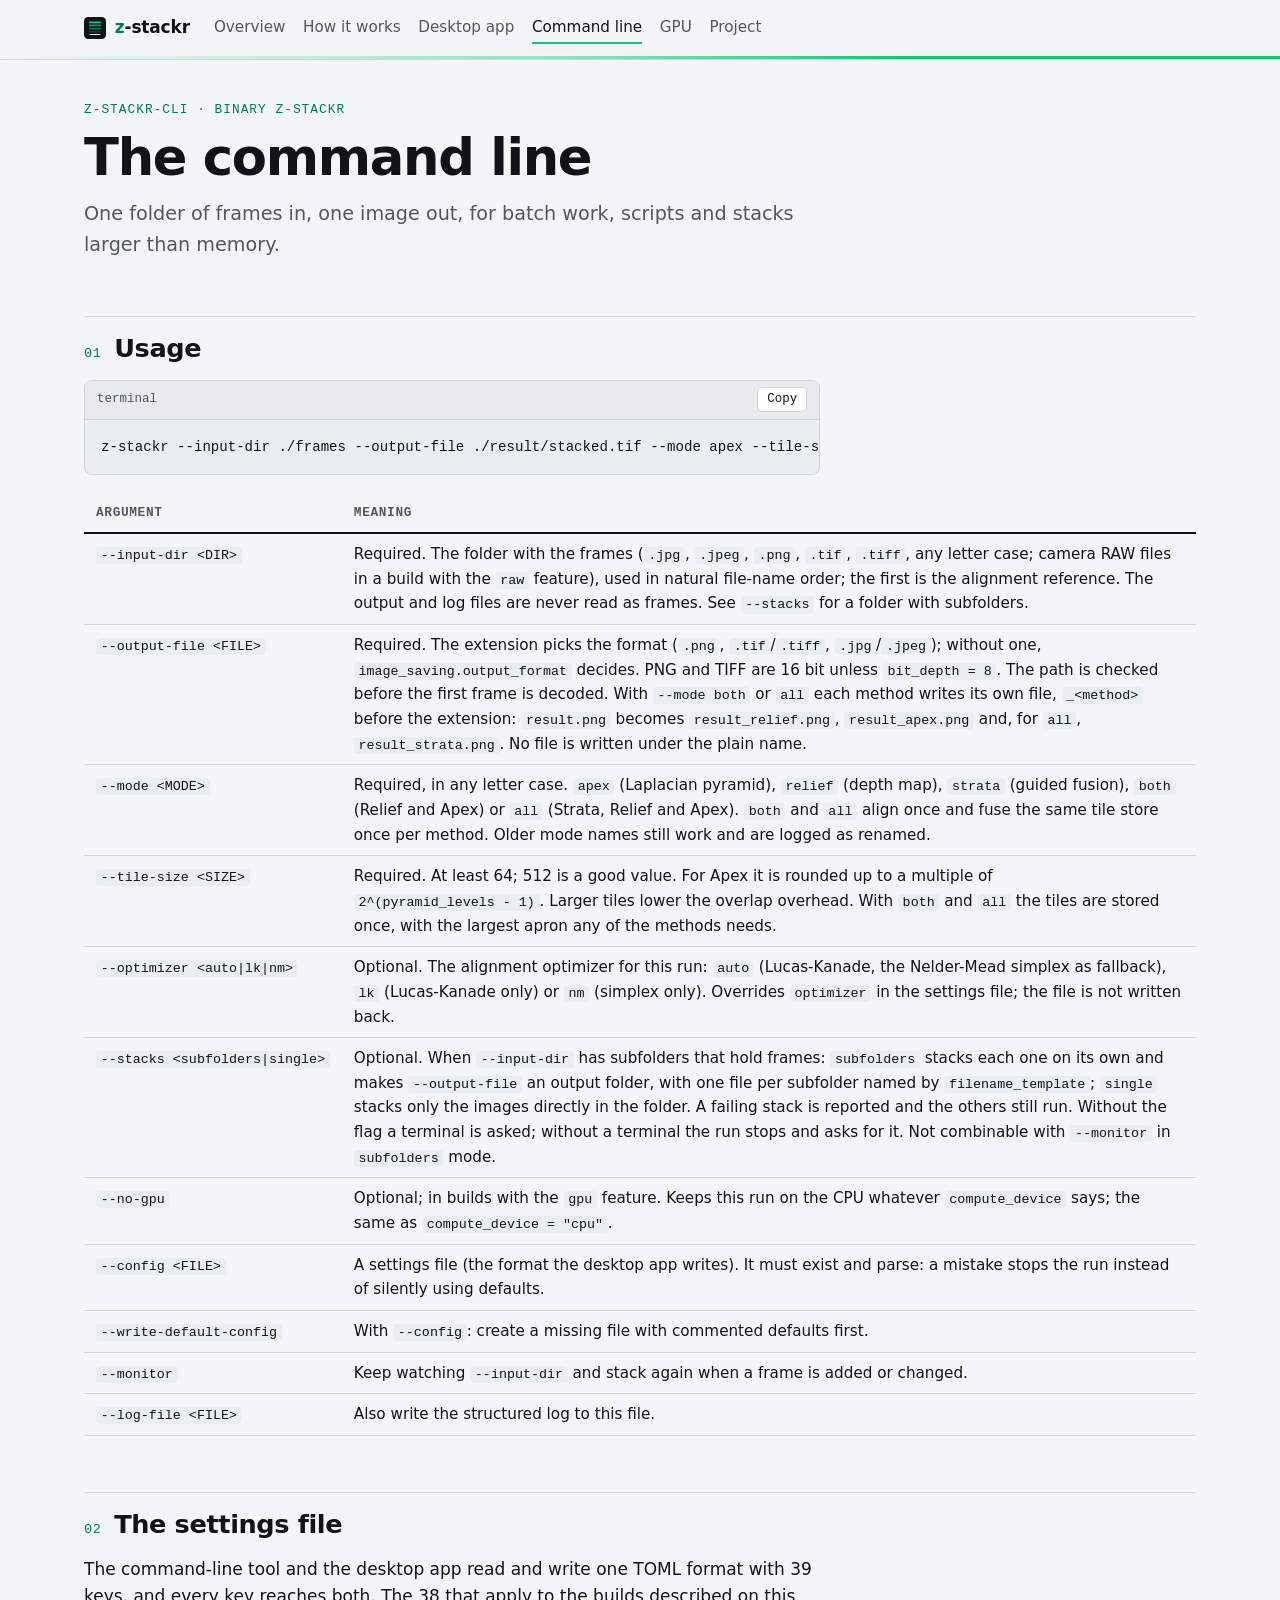
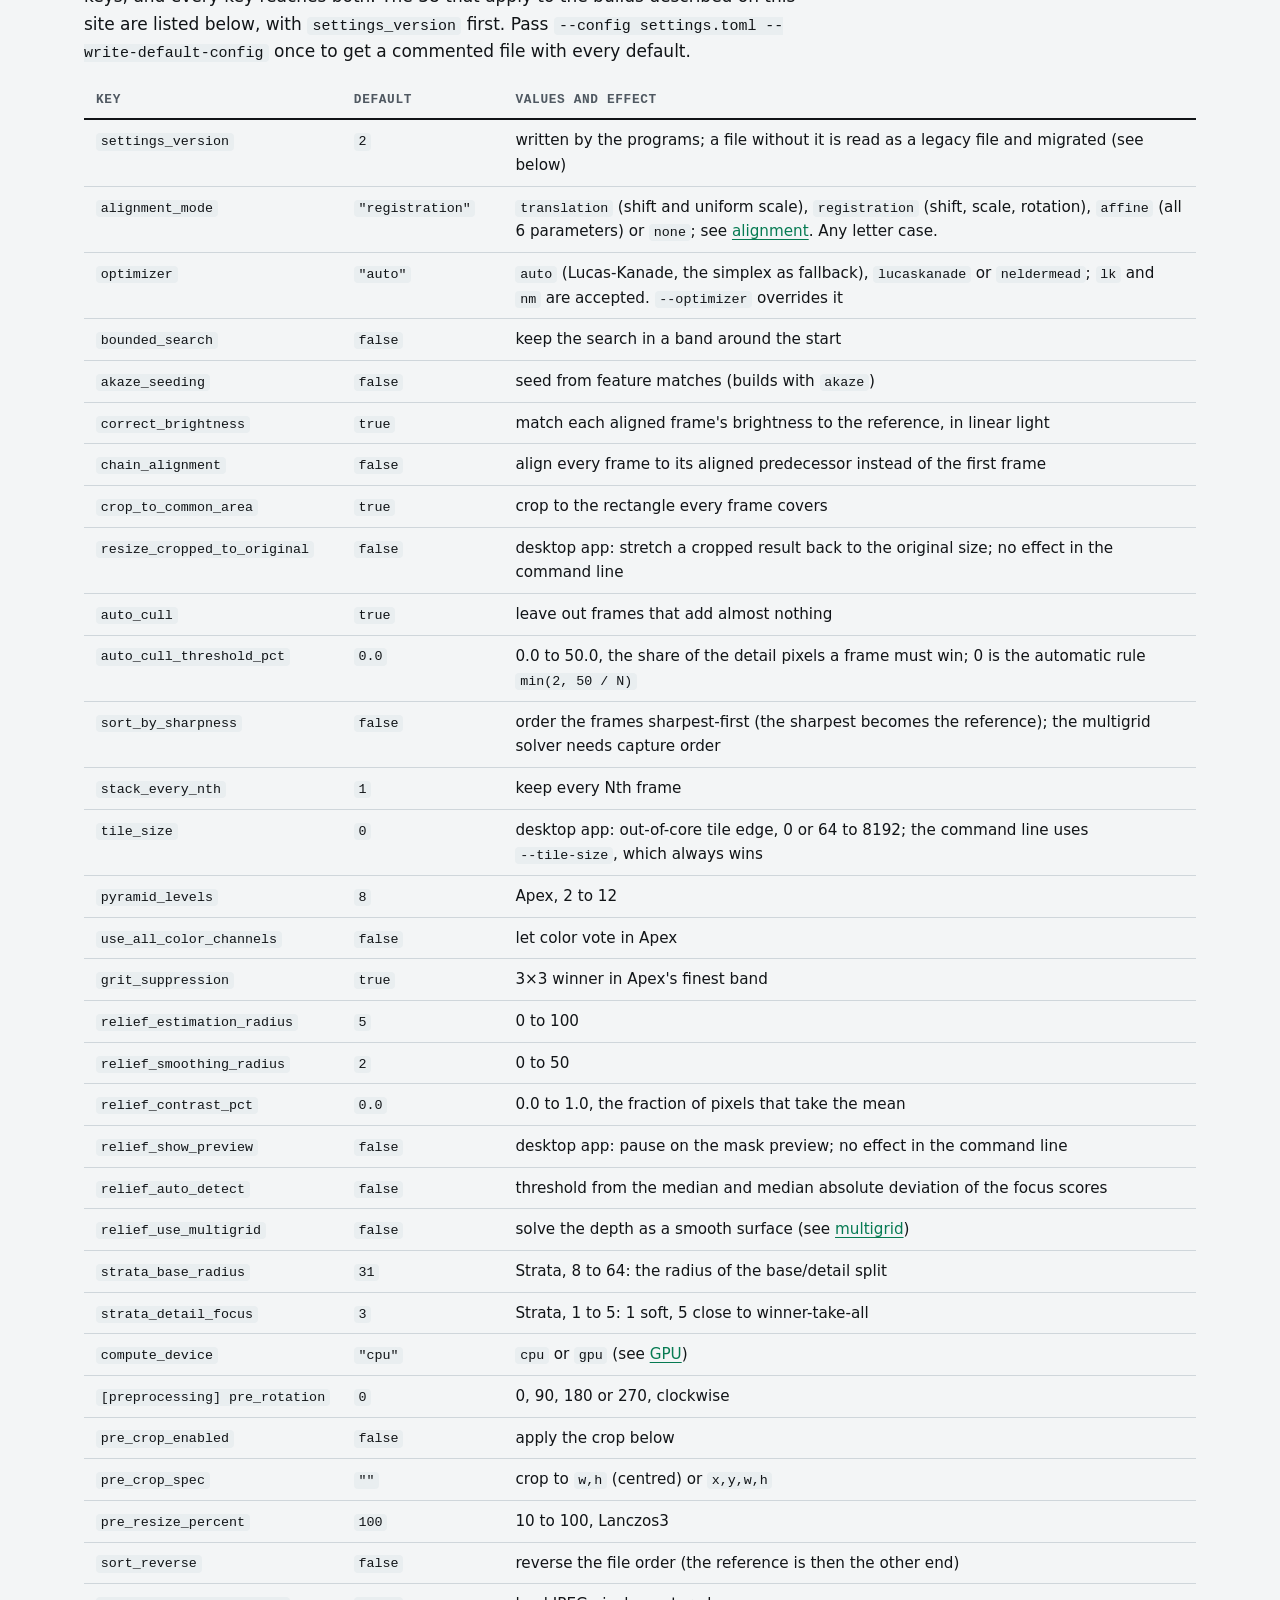
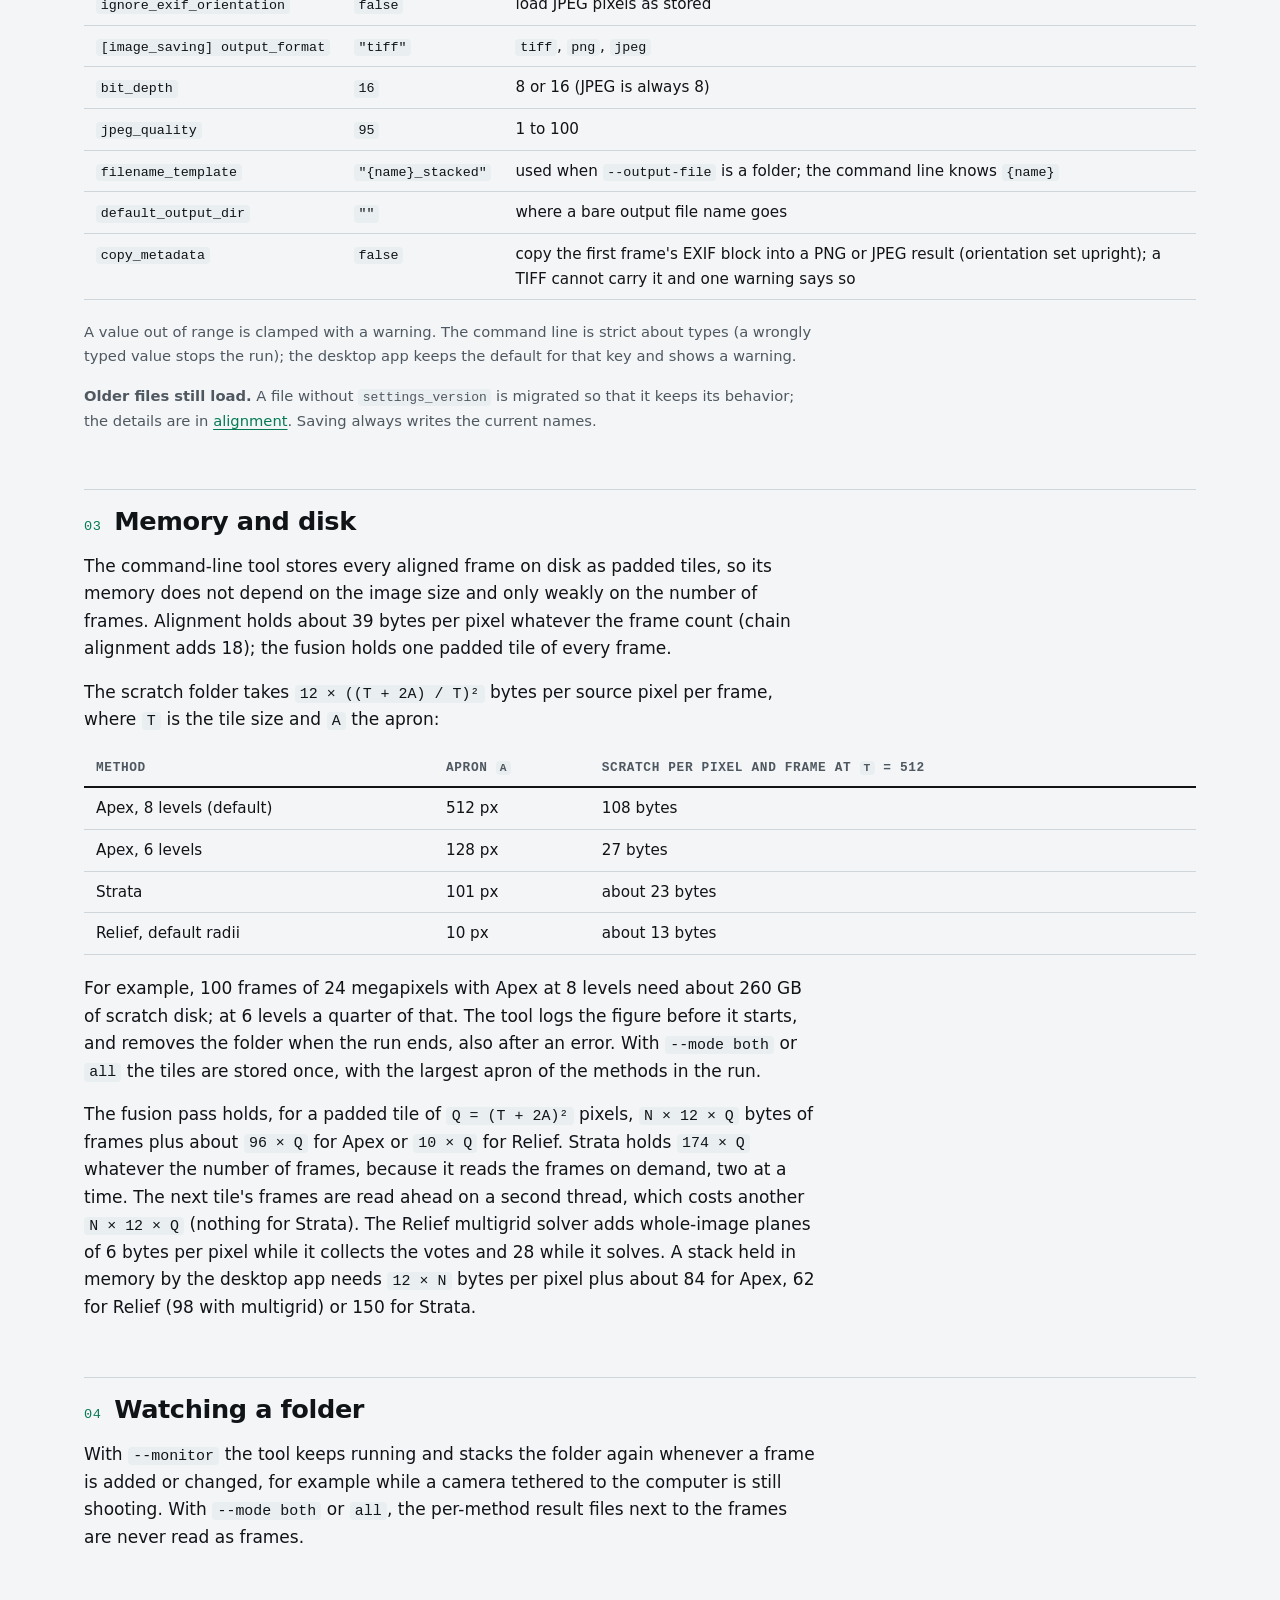
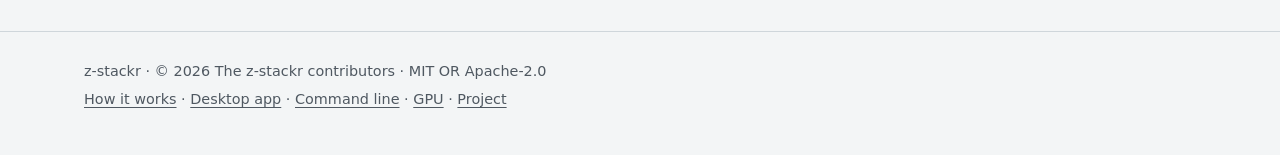
<file: cli.html>
<!DOCTYPE html>
<html lang="en">
<head>
<meta charset="UTF-8">
<meta name="viewport" content="width=device-width, initial-scale=1.0">
<title>Command line — z-stackr</title>
<meta name="description" content="The z-stackr command-line tool: arguments, the shared settings file, out-of-core tiling, memory and disk, and folder monitoring.">
<link rel="icon" type="image/svg+xml" href="assets/images/icon.svg">
<link rel="stylesheet" href="assets/css/style.css">
</head>
<body>

<header class="masthead">
  <div class="container">
    <a href="index.html" class="brand"><img src="assets/images/icon.svg" width="22" height="22" alt=""><span><span class="z">z</span>-stackr</span></a>
    <nav>
      <a href="index.html">Overview</a>
      <a href="methods.html">How it works</a>
      <a href="app.html">Desktop app</a>
      <a href="cli.html" aria-current="page">Command line</a>
      <a href="gpu.html">GPU</a>
      <a href="project.html">Project</a>
    </nav>
  </div>
</header>

<main class="container">

  <div class="page-head">
    <p class="eyebrow">z-stackr-cli · binary z-stackr</p>
    <h1>The command line</h1>
    <p class="subtitle">
      One folder of frames in, one image out, for batch work, scripts and stacks
      larger than memory.
    </p>
  </div>

  <section id="usage">
    <h2><span class="sec-num">01</span>Usage</h2>
    <div class="code-block">
      <div class="code-block-head"><span>terminal</span><button class="copy-btn" type="button">Copy</button></div>
      <pre><code>z-stackr --input-dir ./frames --output-file ./result/stacked.tif --mode apex --tile-size 512</code></pre>
    </div>
    <div class="table-wrap">
      <table>
        <thead><tr><th>Argument</th><th>Meaning</th></tr></thead>
        <tbody>
          <tr><td><code>--input-dir &lt;DIR&gt;</code></td><td>Required. The folder with the frames (<code>.jpg</code>, <code>.jpeg</code>, <code>.png</code>, <code>.tif</code>, <code>.tiff</code>, any letter case; camera RAW files in a build with the <code>raw</code> feature), used in natural file-name order; the first is the alignment reference. The output and log files are never read as frames. See <code>--stacks</code> for a folder with subfolders.</td></tr>
          <tr><td><code>--output-file &lt;FILE&gt;</code></td><td>Required. The extension picks the format (<code>.png</code>, <code>.tif</code>/<code>.tiff</code>, <code>.jpg</code>/<code>.jpeg</code>); without one, <code>image_saving.output_format</code> decides. PNG and TIFF are 16 bit unless <code>bit_depth = 8</code>. The path is checked before the first frame is decoded. With <code>--mode both</code> or <code>all</code> each method writes its own file, <code>_&lt;method&gt;</code> before the extension: <code>result.png</code> becomes <code>result_relief.png</code>, <code>result_apex.png</code> and, for <code>all</code>, <code>result_strata.png</code>. No file is written under the plain name.</td></tr>
          <tr><td><code>--mode &lt;MODE&gt;</code></td><td>Required, in any letter case. <code>apex</code> (Laplacian pyramid), <code>relief</code> (depth map), <code>strata</code> (guided fusion), <code>both</code> (Relief and Apex) or <code>all</code> (Strata, Relief and Apex). <code>both</code> and <code>all</code> align once and fuse the same tile store once per method. Older mode names still work and are logged as renamed.</td></tr>
          <tr><td><code>--tile-size &lt;SIZE&gt;</code></td><td>Required. At least 64; 512 is a good value. For Apex it is rounded up to a multiple of <code>2^(pyramid_levels - 1)</code>. Larger tiles lower the overlap overhead. With <code>both</code> and <code>all</code> the tiles are stored once, with the largest apron any of the methods needs.</td></tr>
          <tr><td><code>--optimizer &lt;auto|lk|nm&gt;</code></td><td>Optional. The alignment optimizer for this run: <code>auto</code> (Lucas-Kanade, the Nelder-Mead simplex as fallback), <code>lk</code> (Lucas-Kanade only) or <code>nm</code> (simplex only). Overrides <code>optimizer</code> in the settings file; the file is not written back.</td></tr>
          <tr><td><code>--stacks &lt;subfolders|single&gt;</code></td><td>Optional. When <code>--input-dir</code> has subfolders that hold frames: <code>subfolders</code> stacks each one on its own and makes <code>--output-file</code> an output folder, with one file per subfolder named by <code>filename_template</code>; <code>single</code> stacks only the images directly in the folder. A failing stack is reported and the others still run. Without the flag a terminal is asked; without a terminal the run stops and asks for it. Not combinable with <code>--monitor</code> in <code>subfolders</code> mode.</td></tr>
          <tr><td><code>--no-gpu</code></td><td>Optional; in builds with the <code>gpu</code> feature. Keeps this run on the CPU whatever <code>compute_device</code> says; the same as <code>compute_device = "cpu"</code>.</td></tr>
          <tr><td><code>--config &lt;FILE&gt;</code></td><td>A settings file (the format the desktop app writes). It must exist and parse: a mistake stops the run instead of silently using defaults.</td></tr>
          <tr><td><code>--write-default-config</code></td><td>With <code>--config</code>: create a missing file with commented defaults first.</td></tr>
          <tr><td><code>--monitor</code></td><td>Keep watching <code>--input-dir</code> and stack again when a frame is added or changed.</td></tr>
          <tr><td><code>--log-file &lt;FILE&gt;</code></td><td>Also write the structured log to this file.</td></tr>
        </tbody>
      </table>
    </div>
  </section>

  <section id="settings">
    <h2><span class="sec-num">02</span>The settings file</h2>
    <p>
      The command-line tool and the desktop app read and write one TOML format
      with 39 keys, and every key reaches both. The 38 that apply to the builds
      described on this site are listed below, with <code>settings_version</code>
      first. Pass <code>--config settings.toml --write-default-config</code> once to
      get a commented file with every default.
    </p>
    <div class="table-wrap">
      <table>
        <thead><tr><th>Key</th><th>Default</th><th>Values and effect</th></tr></thead>
        <tbody>
          <tr><td><code>settings_version</code></td><td><code>2</code></td><td>written by the programs; a file without it is read as a legacy file and migrated (see below)</td></tr>
          <tr><td><code>alignment_mode</code></td><td><code>"registration"</code></td><td><code>translation</code> (shift and uniform scale), <code>registration</code> (shift, scale, rotation), <code>affine</code> (all 6 parameters) or <code>none</code>; see <a href="methods.html#alignment">alignment</a>. Any letter case.</td></tr>
          <tr><td><code>optimizer</code></td><td><code>"auto"</code></td><td><code>auto</code> (Lucas-Kanade, the simplex as fallback), <code>lucaskanade</code> or <code>neldermead</code>; <code>lk</code> and <code>nm</code> are accepted. <code>--optimizer</code> overrides it</td></tr>
          <tr><td><code>bounded_search</code></td><td><code>false</code></td><td>keep the search in a band around the start</td></tr>
          <tr><td><code>akaze_seeding</code></td><td><code>false</code></td><td>seed from feature matches (builds with <code>akaze</code>)</td></tr>
          <tr><td><code>correct_brightness</code></td><td><code>true</code></td><td>match each aligned frame's brightness to the reference, in linear light</td></tr>
          <tr><td><code>chain_alignment</code></td><td><code>false</code></td><td>align every frame to its aligned predecessor instead of the first frame</td></tr>
          <tr><td><code>crop_to_common_area</code></td><td><code>true</code></td><td>crop to the rectangle every frame covers</td></tr>
          <tr><td><code>resize_cropped_to_original</code></td><td><code>false</code></td><td>desktop app: stretch a cropped result back to the original size; no effect in the command line</td></tr>
          <tr><td><code>auto_cull</code></td><td><code>true</code></td><td>leave out frames that add almost nothing</td></tr>
          <tr><td><code>auto_cull_threshold_pct</code></td><td><code>0.0</code></td><td>0.0 to 50.0, the share of the detail pixels a frame must win; 0 is the automatic rule <code>min(2, 50 / N)</code></td></tr>
          <tr><td><code>sort_by_sharpness</code></td><td><code>false</code></td><td>order the frames sharpest-first (the sharpest becomes the reference); the multigrid solver needs capture order</td></tr>
          <tr><td><code>stack_every_nth</code></td><td><code>1</code></td><td>keep every Nth frame</td></tr>
          <tr><td><code>tile_size</code></td><td><code>0</code></td><td>desktop app: out-of-core tile edge, 0 or 64 to 8192; the command line uses <code>--tile-size</code>, which always wins</td></tr>
          <tr><td><code>pyramid_levels</code></td><td><code>8</code></td><td>Apex, 2 to 12</td></tr>
          <tr><td><code>use_all_color_channels</code></td><td><code>false</code></td><td>let color vote in Apex</td></tr>
          <tr><td><code>grit_suppression</code></td><td><code>true</code></td><td>3&times;3 winner in Apex's finest band</td></tr>
          <tr><td><code>relief_estimation_radius</code></td><td><code>5</code></td><td>0 to 100</td></tr>
          <tr><td><code>relief_smoothing_radius</code></td><td><code>2</code></td><td>0 to 50</td></tr>
          <tr><td><code>relief_contrast_pct</code></td><td><code>0.0</code></td><td>0.0 to 1.0, the fraction of pixels that take the mean</td></tr>
          <tr><td><code>relief_show_preview</code></td><td><code>false</code></td><td>desktop app: pause on the mask preview; no effect in the command line</td></tr>
          <tr><td><code>relief_auto_detect</code></td><td><code>false</code></td><td>threshold from the median and median absolute deviation of the focus scores</td></tr>
          <tr><td><code>relief_use_multigrid</code></td><td><code>false</code></td><td>solve the depth as a smooth surface (see <a href="methods.html#multigrid">multigrid</a>)</td></tr>
          <tr><td><code>strata_base_radius</code></td><td><code>31</code></td><td>Strata, 8 to 64: the radius of the base/detail split</td></tr>
          <tr><td><code>strata_detail_focus</code></td><td><code>3</code></td><td>Strata, 1 to 5: 1 soft, 5 close to winner-take-all</td></tr>
          <tr><td><code>compute_device</code></td><td><code>"cpu"</code></td><td><code>cpu</code> or <code>gpu</code> (see <a href="gpu.html">GPU</a>)</td></tr>
          <tr><td><code>[preprocessing] pre_rotation</code></td><td><code>0</code></td><td>0, 90, 180 or 270, clockwise</td></tr>
          <tr><td><code>pre_crop_enabled</code></td><td><code>false</code></td><td>apply the crop below</td></tr>
          <tr><td><code>pre_crop_spec</code></td><td><code>""</code></td><td>crop to <code>w,h</code> (centred) or <code>x,y,w,h</code></td></tr>
          <tr><td><code>pre_resize_percent</code></td><td><code>100</code></td><td>10 to 100, Lanczos3</td></tr>
          <tr><td><code>sort_reverse</code></td><td><code>false</code></td><td>reverse the file order (the reference is then the other end)</td></tr>
          <tr><td><code>ignore_exif_orientation</code></td><td><code>false</code></td><td>load JPEG pixels as stored</td></tr>
          <tr><td><code>[image_saving] output_format</code></td><td><code>"tiff"</code></td><td><code>tiff</code>, <code>png</code>, <code>jpeg</code></td></tr>
          <tr><td><code>bit_depth</code></td><td><code>16</code></td><td>8 or 16 (JPEG is always 8)</td></tr>
          <tr><td><code>jpeg_quality</code></td><td><code>95</code></td><td>1 to 100</td></tr>
          <tr><td><code>filename_template</code></td><td><code>"{name}_stacked"</code></td><td>used when <code>--output-file</code> is a folder; the command line knows <code>{name}</code></td></tr>
          <tr><td><code>default_output_dir</code></td><td><code>""</code></td><td>where a bare output file name goes</td></tr>
          <tr><td><code>copy_metadata</code></td><td><code>false</code></td><td>copy the first frame's EXIF block into a PNG or JPEG result (orientation set upright); a TIFF cannot carry it and one warning says so</td></tr>
        </tbody>
      </table>
    </div>
    <p class="small">
      A value out of range is clamped with a warning. The command line is strict
      about types (a wrongly typed value stops the run); the desktop app keeps the
      default for that key and shows a warning.
    </p>
    <p class="small">
      <strong>Older files still load.</strong> A file without
      <code>settings_version</code> is migrated so that it keeps its behavior; the
      details are in <a href="methods.html#alignment">alignment</a>. Saving always
      writes the current names.
    </p>
  </section>

  <section id="memory">
    <h2><span class="sec-num">03</span>Memory and disk</h2>
    <p>
      The command-line tool stores every aligned frame on disk as padded tiles, so
      its memory does not depend on the image size and only weakly on the number of
      frames. Alignment holds about 39 bytes per pixel whatever the frame count
      (chain alignment adds 18); the fusion holds one padded tile of every frame.
    </p>
    <p>
      The scratch folder takes <code>12 &times; ((T + 2A) / T)&sup2;</code> bytes per
      source pixel per frame, where <code>T</code> is the tile size and
      <code>A</code> the apron:
    </p>
    <div class="table-wrap">
      <table>
        <thead><tr><th>Method</th><th>Apron <code>A</code></th><th>Scratch per pixel and frame at <code>T</code> = 512</th></tr></thead>
        <tbody>
          <tr><td>Apex, 8 levels (default)</td><td>512&nbsp;px</td><td>108 bytes</td></tr>
          <tr><td>Apex, 6 levels</td><td>128&nbsp;px</td><td>27 bytes</td></tr>
          <tr><td>Strata</td><td>101&nbsp;px</td><td>about 23 bytes</td></tr>
          <tr><td>Relief, default radii</td><td>10&nbsp;px</td><td>about 13 bytes</td></tr>
        </tbody>
      </table>
    </div>
    <p>
      For example, 100 frames of 24 megapixels with Apex at 8 levels need about
      260&nbsp;GB of scratch disk; at 6 levels a quarter of that. The tool logs the
      figure before it starts, and removes the folder when the run ends, also after
      an error. With <code>--mode both</code> or <code>all</code> the tiles are
      stored once, with the largest apron of the methods in the run.
    </p>
    <p>
      The fusion pass holds, for a padded tile of <code>Q = (T + 2A)&sup2;</code>
      pixels, <code>N &times; 12 &times; Q</code> bytes of frames plus about
      <code>96 &times; Q</code> for Apex or <code>10 &times; Q</code> for Relief.
      Strata holds <code>174 &times; Q</code> whatever the number of frames, because
      it reads the frames on demand, two at a time. The next tile's frames are read
      ahead on a second thread, which costs another <code>N &times; 12 &times; Q</code>
      (nothing for Strata). The Relief multigrid solver adds whole-image planes of
      6 bytes per pixel while it collects the votes and 28 while it solves. A
      stack held in memory by the desktop app needs <code>12 &times; N</code> bytes
      per pixel plus about 84 for Apex, 62 for Relief (98 with multigrid) or 150
      for Strata.
    </p>
  </section>

  <section id="monitor">
    <h2><span class="sec-num">04</span>Watching a folder</h2>
    <p>
      With <code>--monitor</code> the tool keeps running and stacks the folder again
      whenever a frame is added or changed, for example while a camera tethered to
      the computer is still shooting. With <code>--mode both</code> or
      <code>all</code>, the per-method result files next to the frames are never
      read as frames.
    </p>
  </section>

</main>

<footer>
  <div class="container">
    <p>z-stackr · &copy; 2026 The z-stackr contributors · MIT OR Apache-2.0</p>
    <p><a href="methods.html">How it works</a> · <a href="app.html">Desktop app</a> · <a href="cli.html">Command line</a> · <a href="gpu.html">GPU</a> · <a href="project.html">Project</a></p>
  </div>
</footer>

<script src="assets/js/main.js"></script>
</body>
</html>
</file>
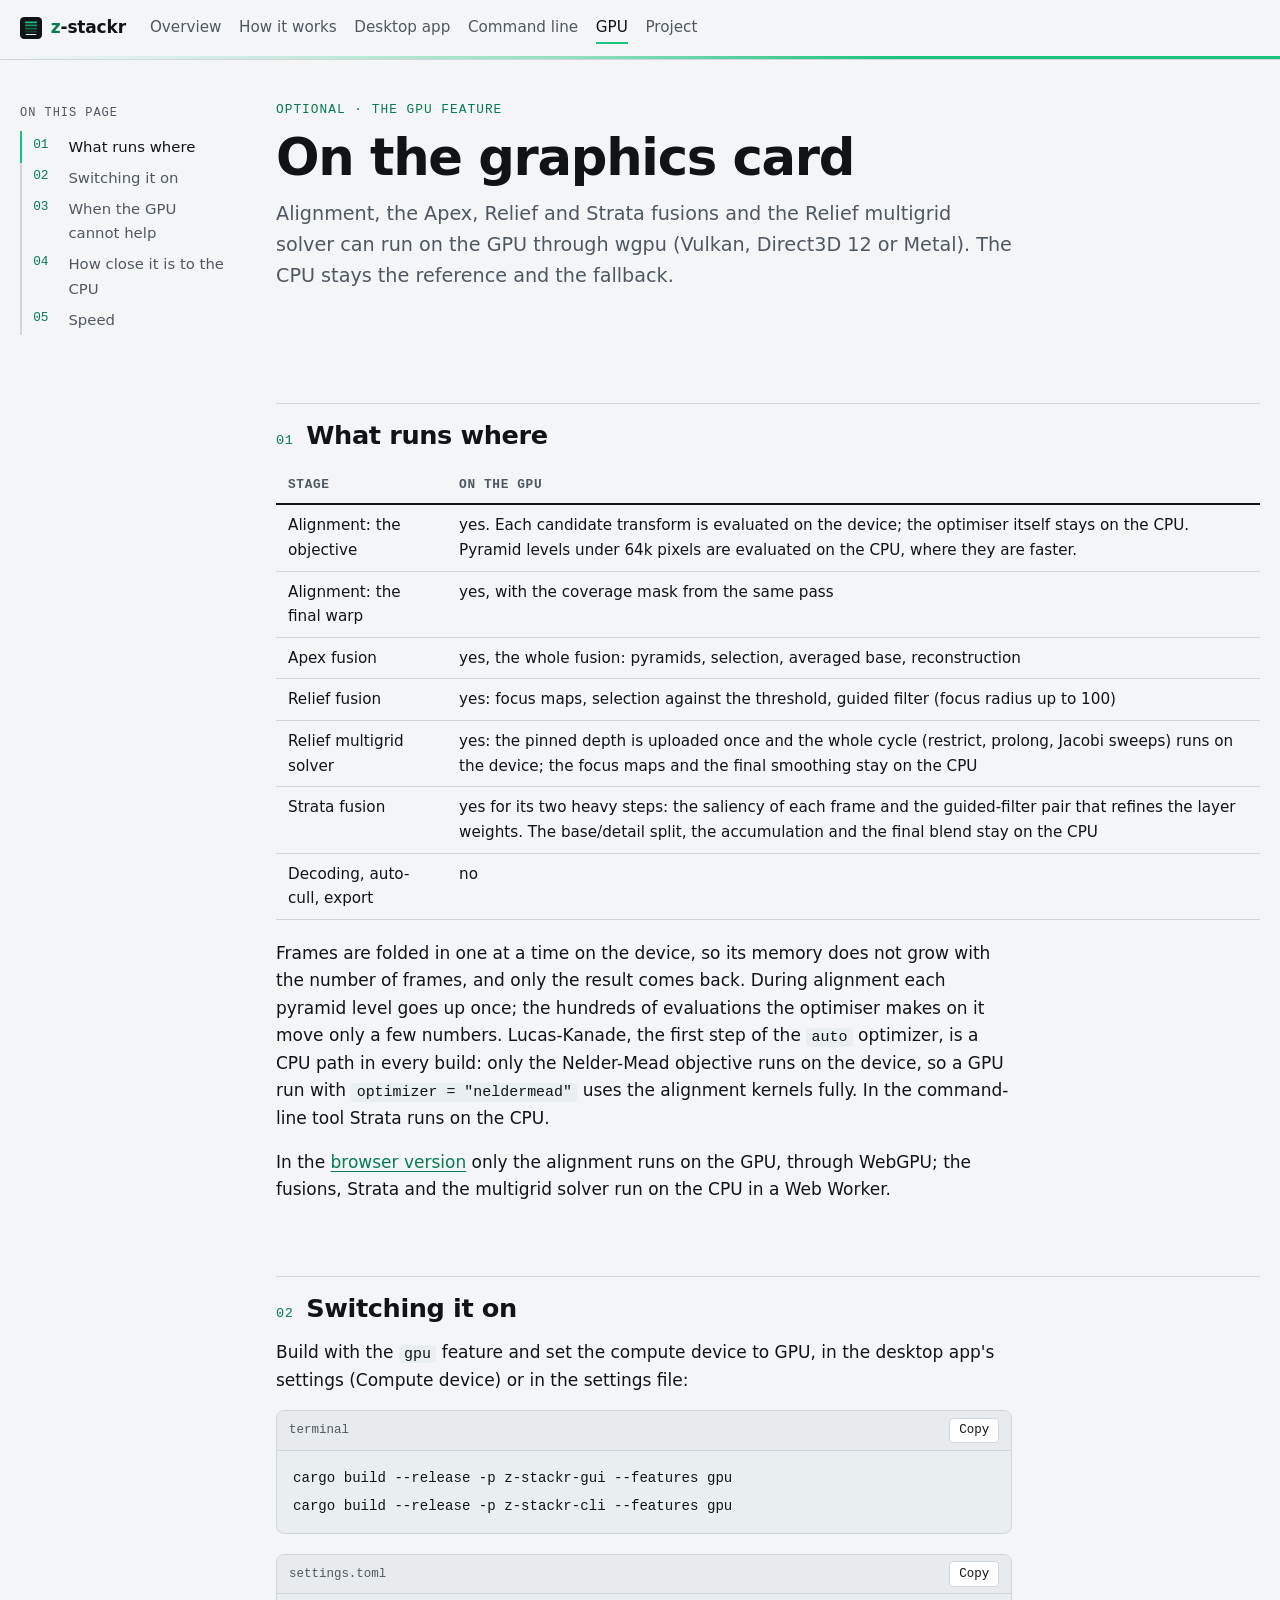
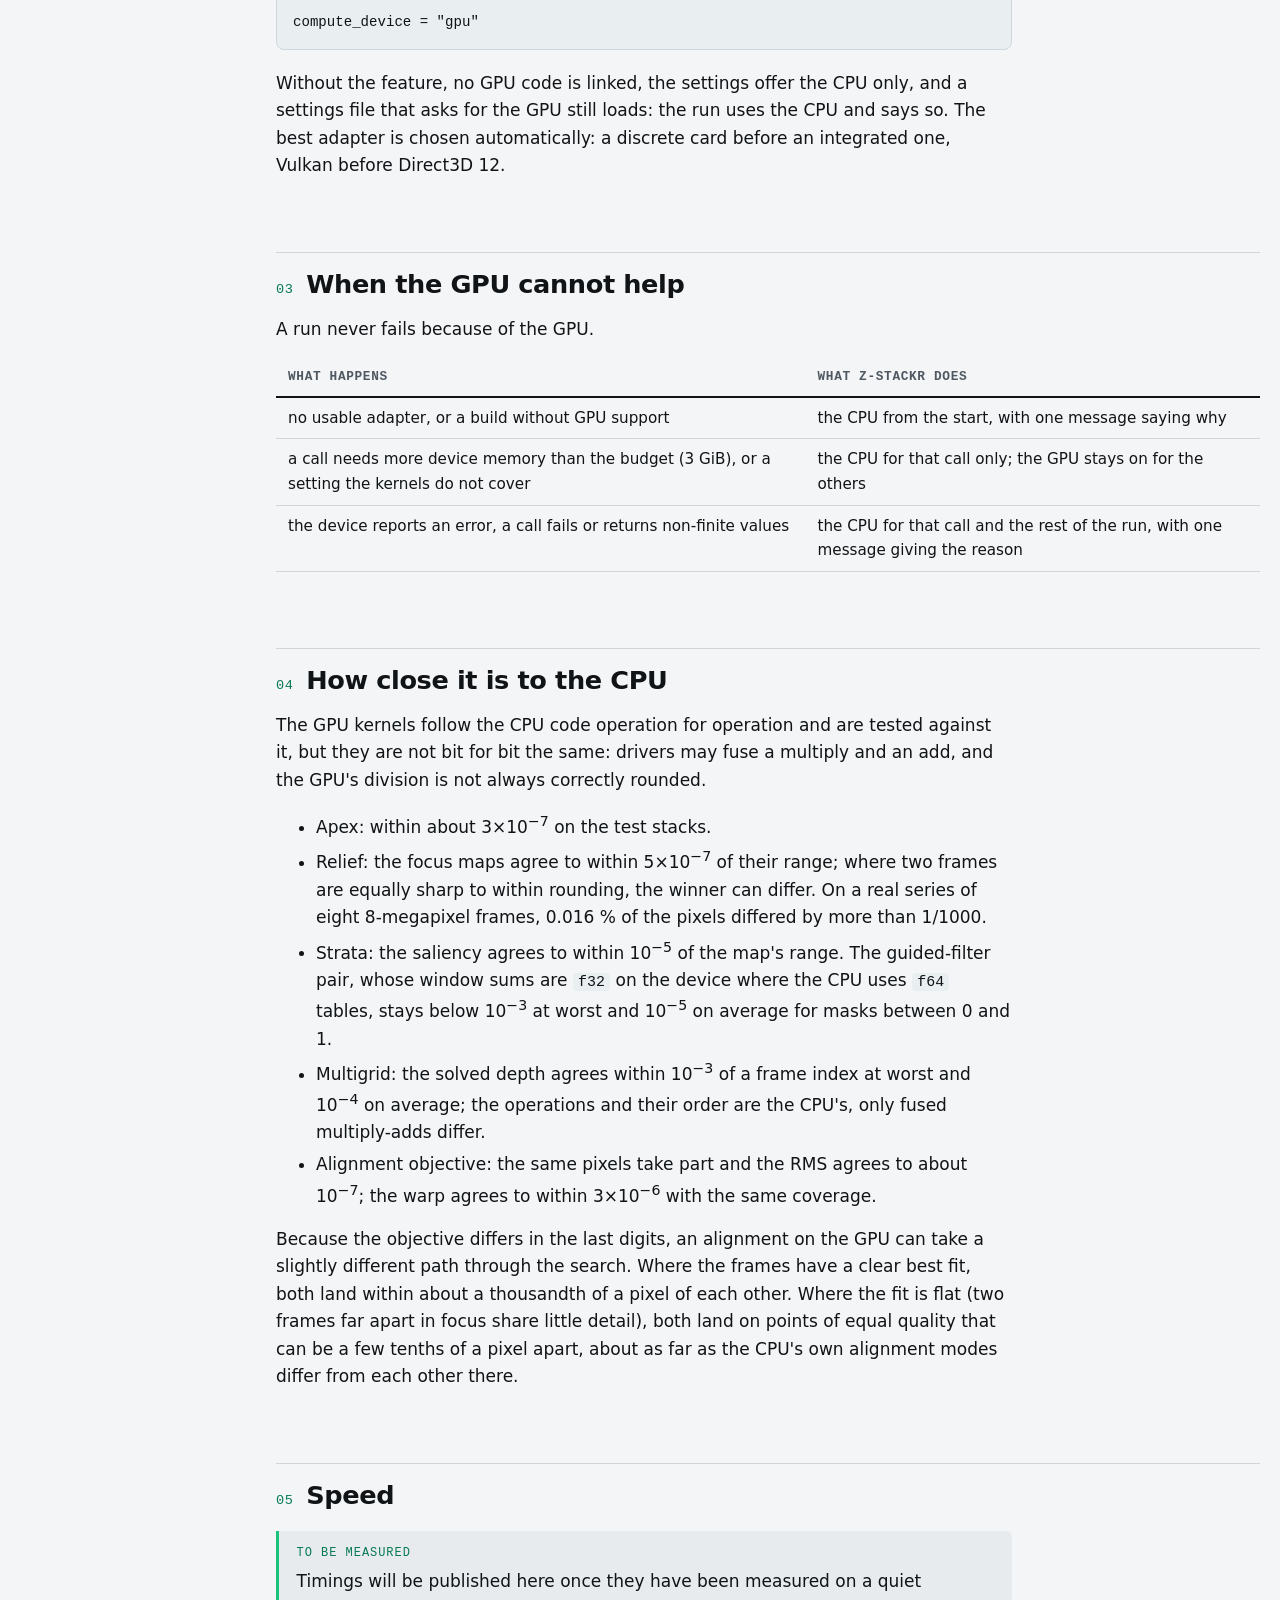
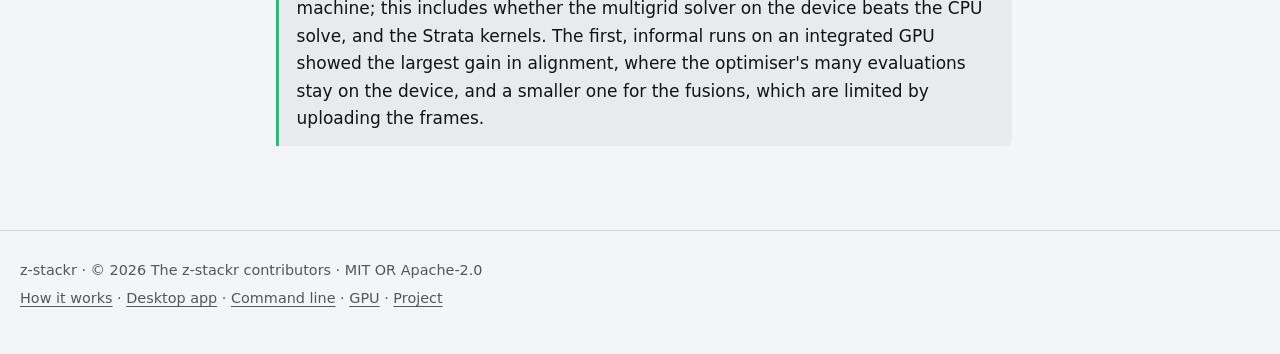
<file: gpu.html>
<!DOCTYPE html>
<html lang="en">
<head>
<meta charset="UTF-8">
<meta name="viewport" content="width=device-width, initial-scale=1.0">
<title>GPU — z-stackr</title>
<meta name="description" content="Alignment and the Apex, Relief and Strata fusions of z-stackr, and the Relief multigrid solver, on the graphics card through wgpu, with the CPU as reference and fallback.">
<link rel="icon" type="image/svg+xml" href="assets/images/icon.svg">
<link rel="stylesheet" href="assets/css/style.css">
</head>
<body>

<header class="masthead">
  <div class="container">
    <a href="index.html" class="brand"><img src="assets/images/icon.svg" width="22" height="22" alt=""><span><span class="z">z</span>-stackr</span></a>
    <nav>
      <a href="index.html">Overview</a>
      <a href="methods.html">How it works</a>
      <a href="app.html">Desktop app</a>
      <a href="cli.html">Command line</a>
      <a href="gpu.html" aria-current="page">GPU</a>
      <a href="project.html">Project</a>
    </nav>
  </div>
</header>

<main class="container">

  <div class="page-head">
    <p class="eyebrow">Optional · the gpu feature</p>
    <h1>On the graphics card</h1>
    <p class="subtitle">
      Alignment, the Apex, Relief and Strata fusions and the Relief multigrid
      solver can run on the GPU through wgpu (Vulkan, Direct3D 12 or Metal). The
      CPU stays the reference and the fallback.
    </p>
  </div>

  <section id="what-runs">
    <h2><span class="sec-num">01</span>What runs where</h2>
    <div class="table-wrap">
      <table>
        <thead><tr><th>Stage</th><th>On the GPU</th></tr></thead>
        <tbody>
          <tr><td>Alignment: the objective</td><td>yes. Each candidate transform is evaluated on the device; the optimiser itself stays on the CPU. Pyramid levels under 64k pixels are evaluated on the CPU, where they are faster.</td></tr>
          <tr><td>Alignment: the final warp</td><td>yes, with the coverage mask from the same pass</td></tr>
          <tr><td>Apex fusion</td><td>yes, the whole fusion: pyramids, selection, averaged base, reconstruction</td></tr>
          <tr><td>Relief fusion</td><td>yes: focus maps, selection against the threshold, guided filter (focus radius up to 100)</td></tr>
          <tr><td>Relief multigrid solver</td><td>yes: the pinned depth is uploaded once and the whole cycle (restrict, prolong, Jacobi sweeps) runs on the device; the focus maps and the final smoothing stay on the CPU</td></tr>
          <tr><td>Strata fusion</td><td>yes for its two heavy steps: the saliency of each frame and the guided-filter pair that refines the layer weights. The base/detail split, the accumulation and the final blend stay on the CPU</td></tr>
          <tr><td>Decoding, auto-cull, export</td><td>no</td></tr>
        </tbody>
      </table>
    </div>
    <p>
      Frames are folded in one at a time on the device, so its memory does not grow
      with the number of frames, and only the result comes back. During alignment
      each pyramid level goes up once; the hundreds of evaluations the optimiser
      makes on it move only a few numbers. Lucas-Kanade, the first step of the
      <code>auto</code> optimizer, is a CPU path in every build: only the
      Nelder-Mead objective runs on the device, so a GPU run with
      <code>optimizer = "neldermead"</code> uses the alignment kernels fully. In the
      command-line tool Strata runs on the CPU.
    </p>
    <p>
      In the <a href="https://live.z-stackr.suitable-na.me">browser version</a> only the alignment runs on the GPU, through WebGPU;
      the fusions, Strata and the multigrid solver run on the CPU in a Web Worker.</p>
  </section>

  <section id="switching-on">
    <h2><span class="sec-num">02</span>Switching it on</h2>
    <p>
      Build with the <code>gpu</code> feature and set the compute device to GPU, in
      the desktop app's settings (Compute device) or in the settings file:
    </p>
    <div class="code-block">
      <div class="code-block-head"><span>terminal</span><button class="copy-btn" type="button">Copy</button></div>
      <pre><code>cargo build --release -p z-stackr-gui --features gpu
cargo build --release -p z-stackr-cli --features gpu</code></pre>
    </div>
    <div class="code-block">
      <div class="code-block-head"><span>settings.toml</span><button class="copy-btn" type="button">Copy</button></div>
      <pre><code>compute_device = "gpu"</code></pre>
    </div>
    <p>
      Without the feature, no GPU code is linked, the settings offer the CPU only,
      and a settings file that asks for the GPU still loads: the run uses the CPU and
      says so. The best adapter is chosen automatically: a discrete card before an
      integrated one, Vulkan before Direct3D 12.
    </p>
  </section>

  <section id="fallback">
    <h2><span class="sec-num">03</span>When the GPU cannot help</h2>
    <p>A run never fails because of the GPU.</p>
    <div class="table-wrap">
      <table>
        <thead><tr><th>What happens</th><th>What z-stackr does</th></tr></thead>
        <tbody>
          <tr><td>no usable adapter, or a build without GPU support</td><td>the CPU from the start, with one message saying why</td></tr>
          <tr><td>a call needs more device memory than the budget (3&nbsp;GiB), or a setting the kernels do not cover</td><td>the CPU for that call only; the GPU stays on for the others</td></tr>
          <tr><td>the device reports an error, a call fails or returns non-finite values</td><td>the CPU for that call and the rest of the run, with one message giving the reason</td></tr>
        </tbody>
      </table>
    </div>
  </section>

  <section id="agreement">
    <h2><span class="sec-num">04</span>How close it is to the CPU</h2>
    <p>
      The GPU kernels follow the CPU code operation for operation and are tested
      against it, but they are not bit for bit the same: drivers may fuse a multiply
      and an add, and the GPU's division is not always correctly rounded.
    </p>
    <ul>
      <li>Apex: within about 3&times;10<sup>&minus;7</sup> on the test stacks.</li>
      <li>Relief: the focus maps agree to within 5&times;10<sup>&minus;7</sup> of their range; where two frames are equally sharp to within rounding, the winner can differ. On a real series of eight 8-megapixel frames, 0.016&nbsp;% of the pixels differed by more than 1/1000.</li>
      <li>Strata: the saliency agrees to within 10<sup>&minus;5</sup> of the map's range. The guided-filter pair, whose window sums are <code>f32</code> on the device where the CPU uses <code>f64</code> tables, stays below 10<sup>&minus;3</sup> at worst and 10<sup>&minus;5</sup> on average for masks between 0 and 1.</li>
      <li>Multigrid: the solved depth agrees within 10<sup>&minus;3</sup> of a frame index at worst and 10<sup>&minus;4</sup> on average; the operations and their order are the CPU's, only fused multiply-adds differ.</li>
      <li>Alignment objective: the same pixels take part and the RMS agrees to about 10<sup>&minus;7</sup>; the warp agrees to within 3&times;10<sup>&minus;6</sup> with the same coverage.</li>
    </ul>
    <p>
      Because the objective differs in the last digits, an alignment on the GPU can
      take a slightly different path through the search. Where the frames have a
      clear best fit, both land within about a thousandth of a pixel of each other.
      Where the fit is flat (two frames far apart in focus share little detail),
      both land on points of equal quality that can be a few tenths of a pixel apart,
      about as far as the CPU's own alignment modes differ from each other there.
    </p>
  </section>

  <section id="speed">
    <h2><span class="sec-num">05</span>Speed</h2>
    <div class="status">
      <span class="status-label">TO BE MEASURED</span>
      <p>
        Timings will be published here once they have been measured on a quiet
        machine; this includes whether the multigrid solver on the device beats the
        CPU solve, and the Strata kernels. The first, informal runs on an integrated GPU showed the largest
        gain in alignment, where the optimiser's many evaluations stay on the
        device, and a smaller one for the fusions, which are limited by uploading
        the frames.
      </p>
    </div>
  </section>

</main>

<footer>
  <div class="container">
    <p>z-stackr · &copy; 2026 The z-stackr contributors · MIT OR Apache-2.0</p>
    <p><a href="methods.html">How it works</a> · <a href="app.html">Desktop app</a> · <a href="cli.html">Command line</a> · <a href="gpu.html">GPU</a> · <a href="project.html">Project</a></p>
  </div>
</footer>

<script src="assets/js/main.js"></script>
</body>
</html>
</file>
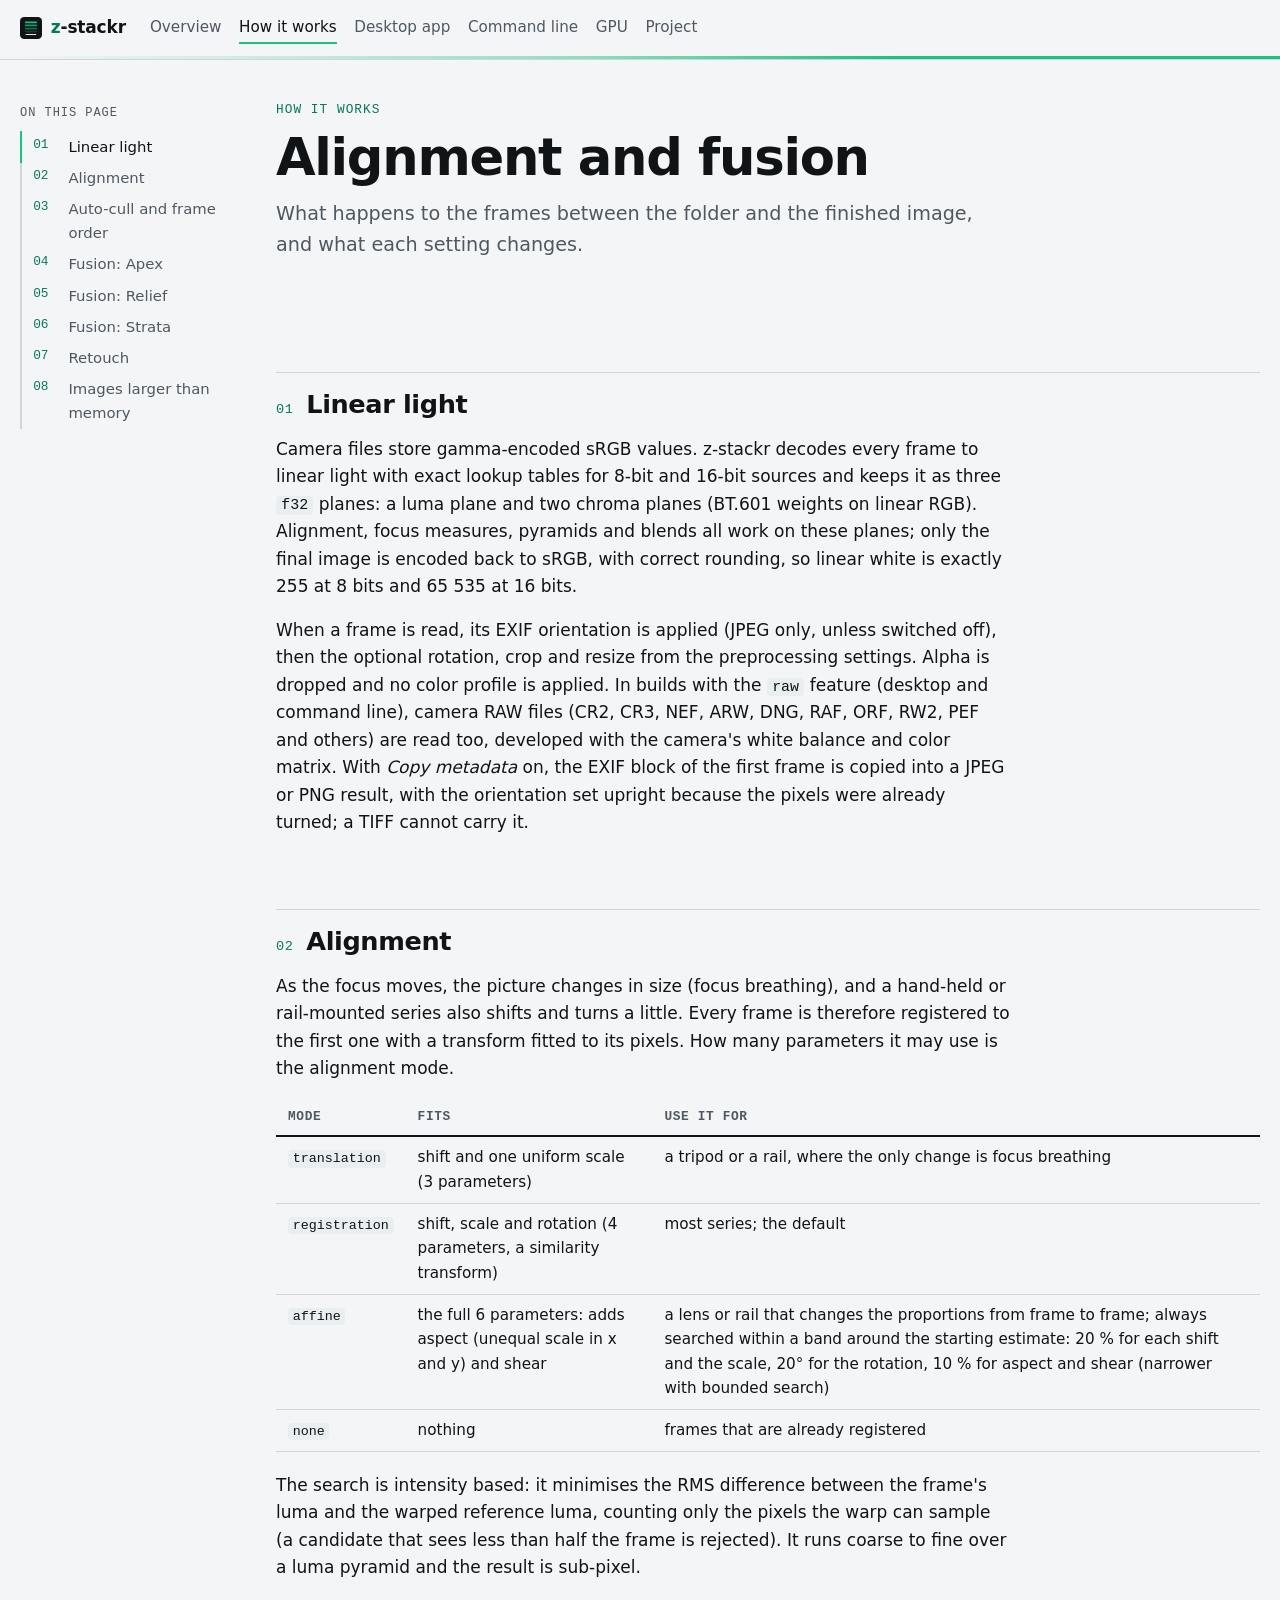
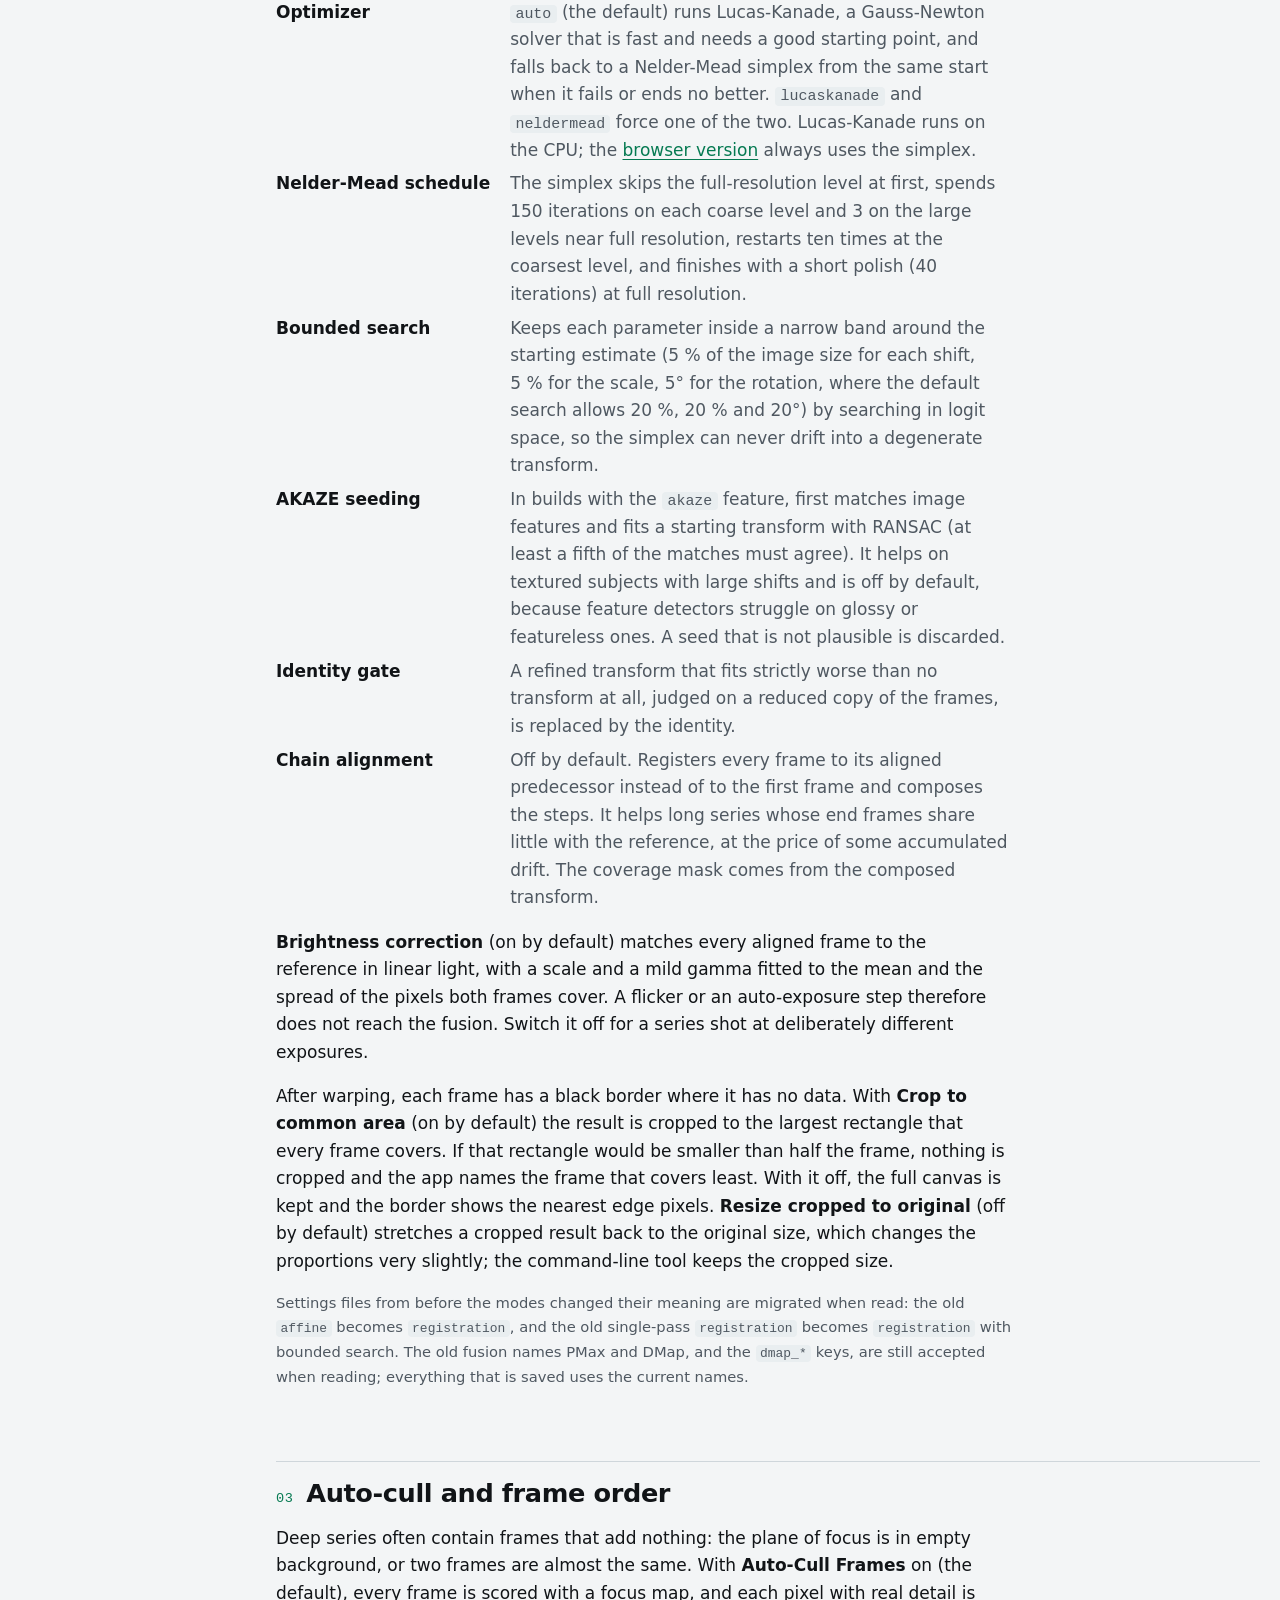
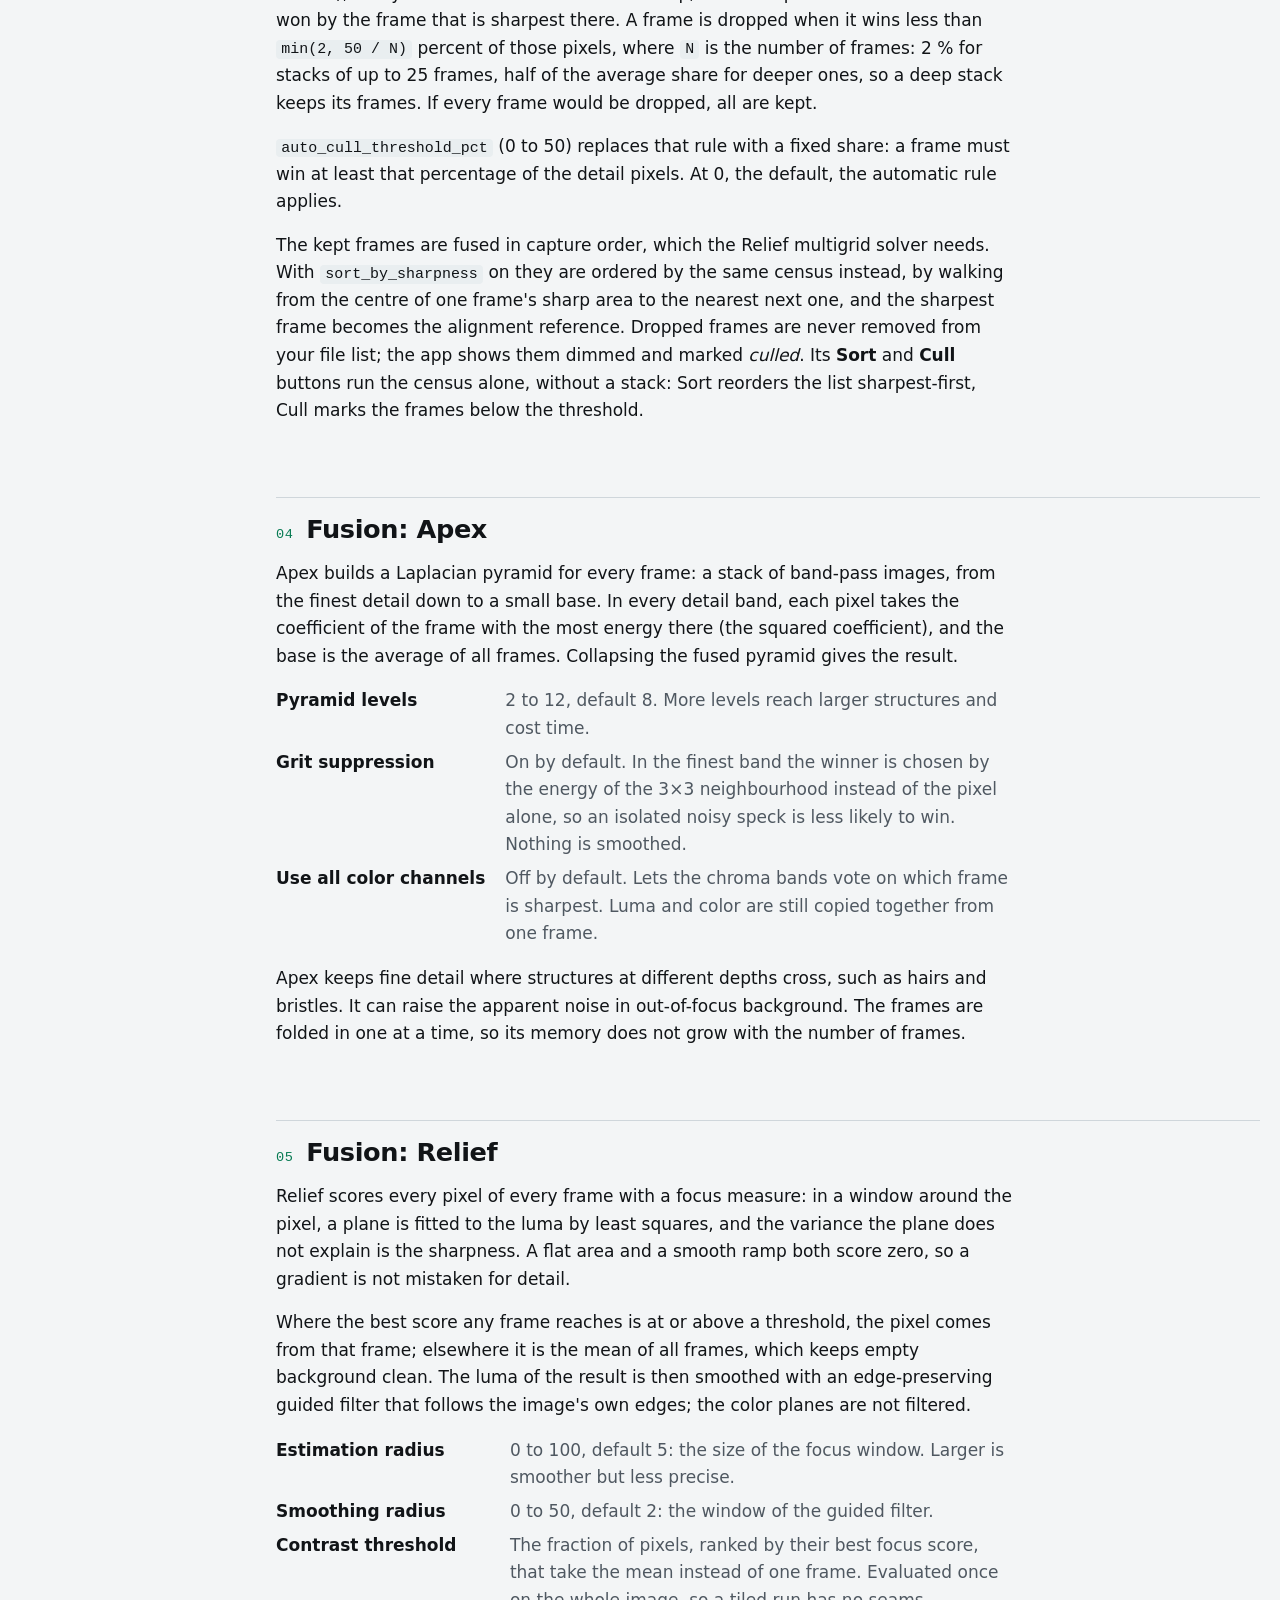
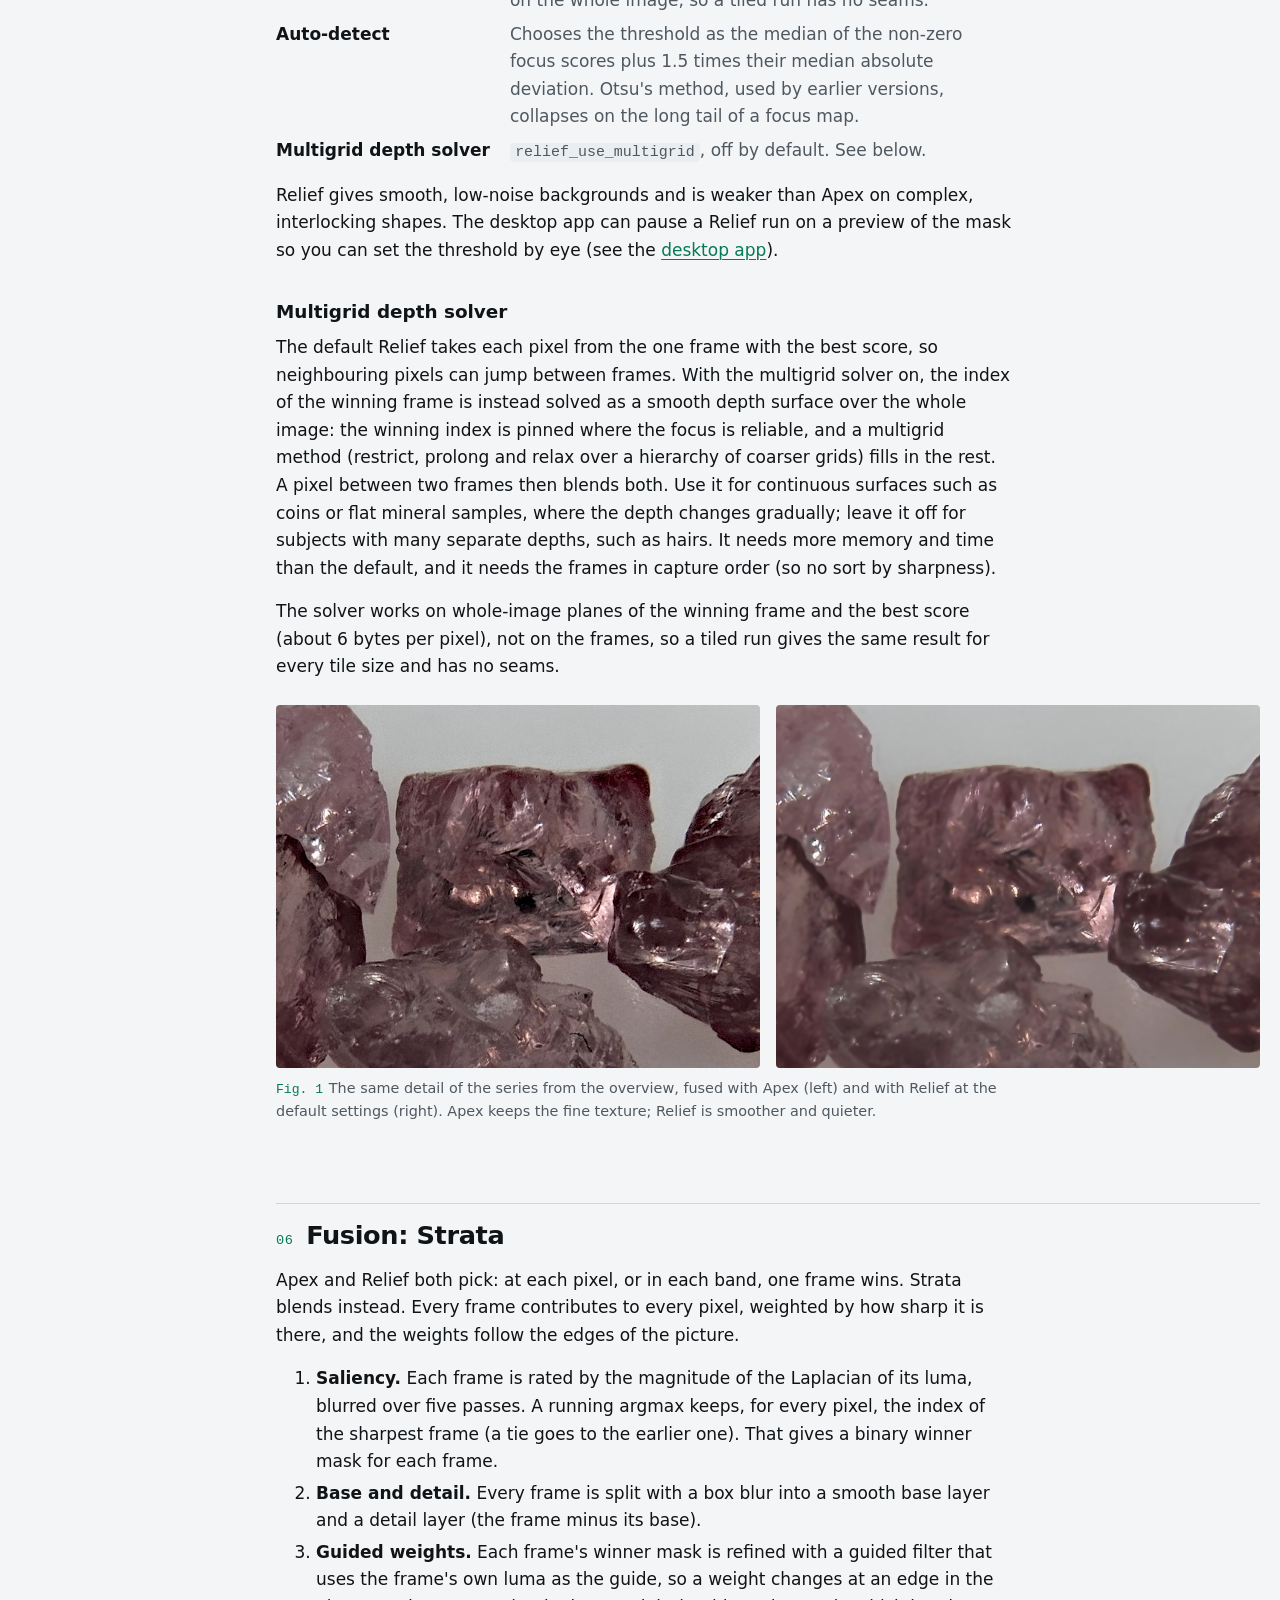
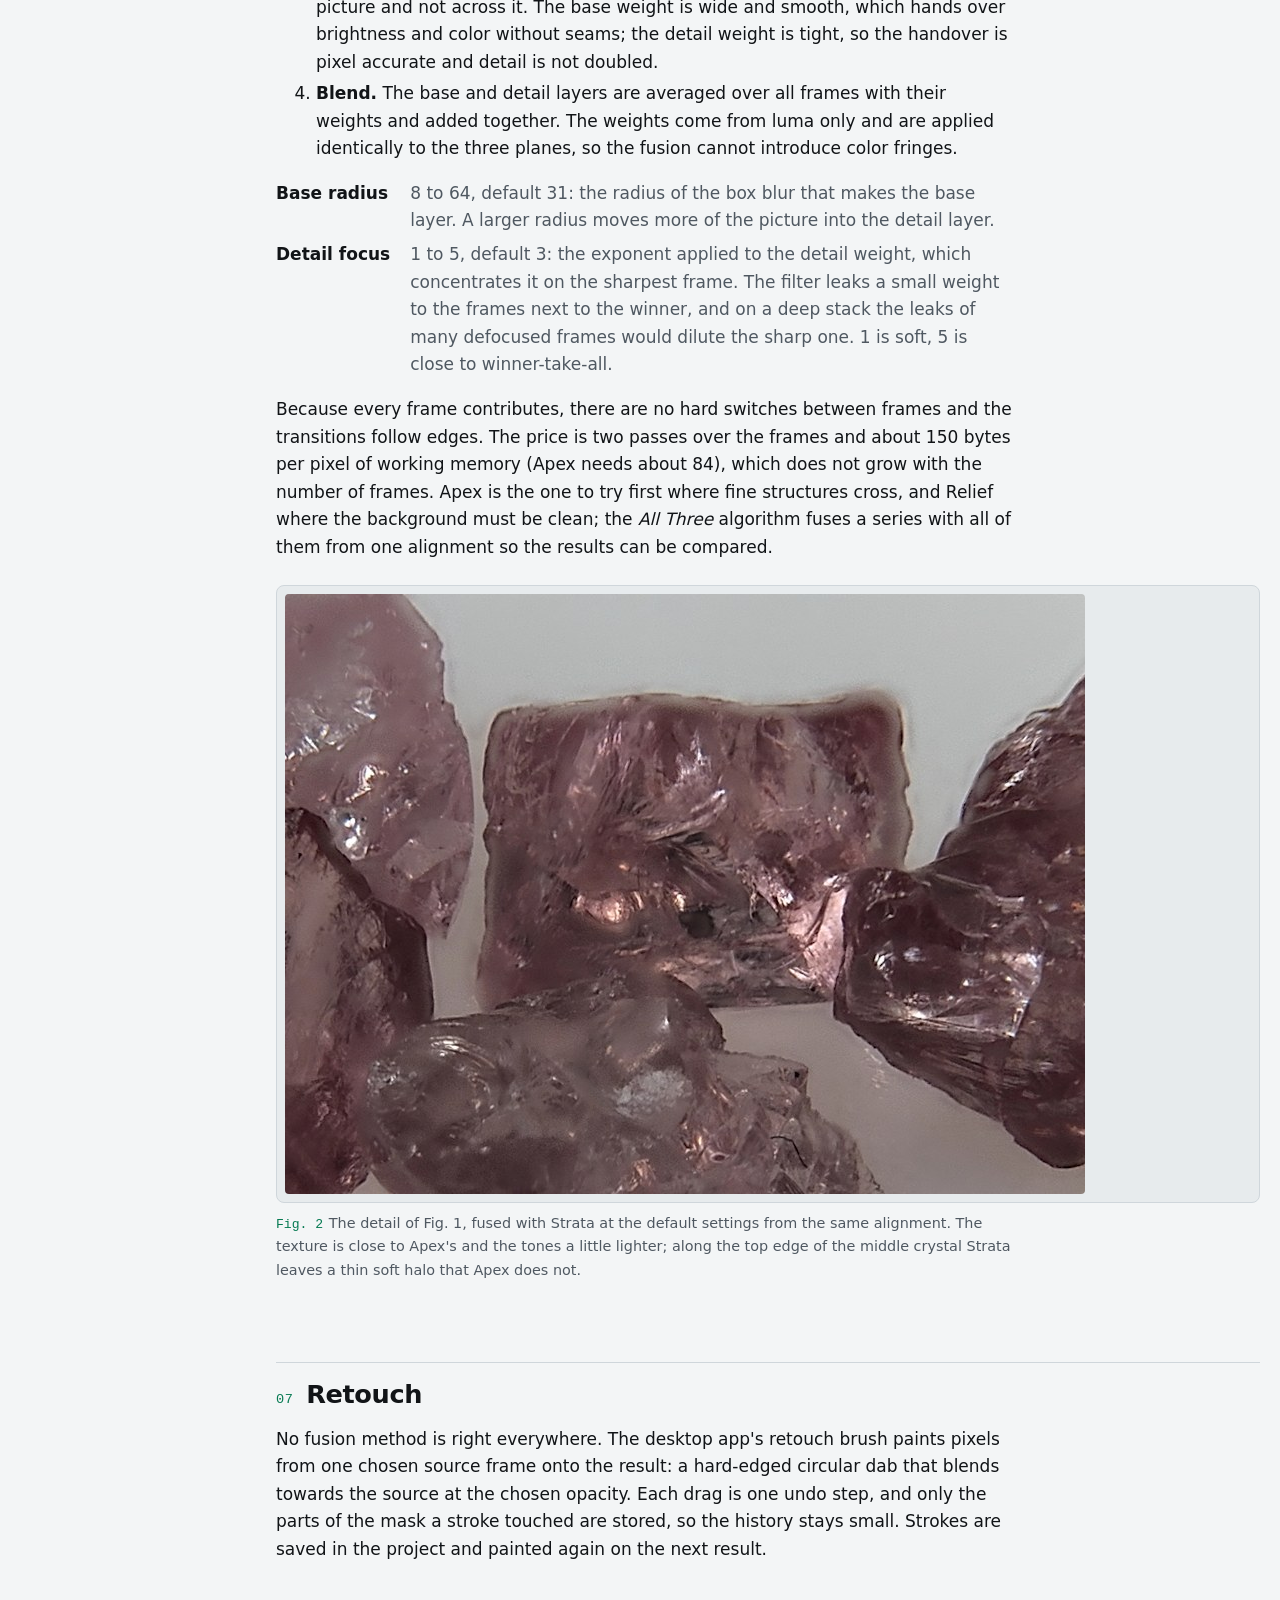
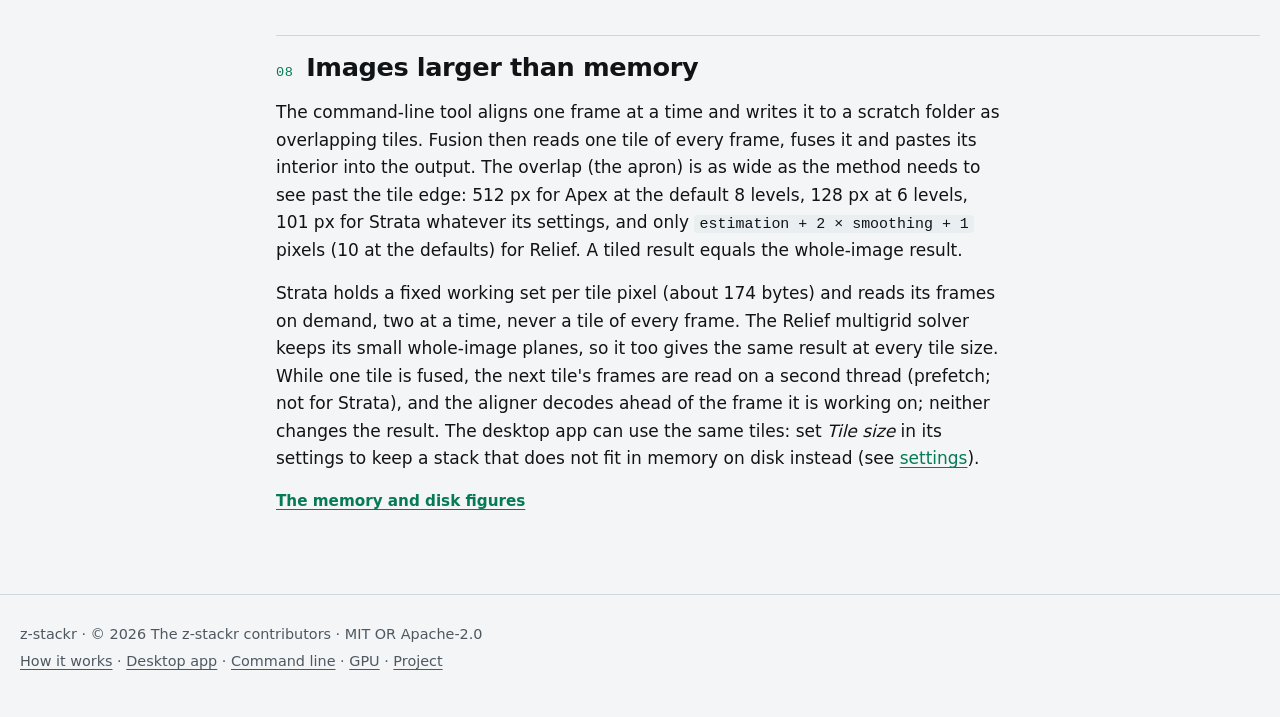
<file: methods.html>
<!DOCTYPE html>
<html lang="en">
<head>
<meta charset="UTF-8">
<meta name="viewport" content="width=device-width, initial-scale=1.0">
<title>How it works — z-stackr</title>
<meta name="description" content="How z-stackr aligns a focus series and fuses it: linear light, a sub-pixel registration search, brightness correction, auto-cull, and the Apex, Relief and Strata fusions.">
<link rel="icon" type="image/svg+xml" href="assets/images/icon.svg">
<link rel="stylesheet" href="assets/css/style.css">
</head>
<body>

<header class="masthead">
  <div class="container">
    <a href="index.html" class="brand"><img src="assets/images/icon.svg" width="22" height="22" alt=""><span><span class="z">z</span>-stackr</span></a>
    <nav>
      <a href="index.html">Overview</a>
      <a href="methods.html" aria-current="page">How it works</a>
      <a href="app.html">Desktop app</a>
      <a href="cli.html">Command line</a>
      <a href="gpu.html">GPU</a>
      <a href="project.html">Project</a>
    </nav>
  </div>
</header>

<main class="container">

  <div class="page-head">
    <p class="eyebrow">How it works</p>
    <h1>Alignment and fusion</h1>
    <p class="subtitle">
      What happens to the frames between the folder and the finished image, and
      what each setting changes.
    </p>
  </div>

  <section id="linear-light">
    <h2><span class="sec-num">01</span>Linear light</h2>
    <p>
      Camera files store gamma-encoded sRGB values. z-stackr decodes every frame to
      linear light with exact lookup tables for 8-bit and 16-bit sources and keeps
      it as three <code>f32</code> planes: a luma plane and two chroma planes
      (BT.601 weights on linear RGB). Alignment, focus measures, pyramids and
      blends all work on these planes; only the final image is encoded back to sRGB,
      with correct rounding, so linear white is exactly 255 at 8 bits and 65&nbsp;535
      at 16 bits.
    </p>
    <p>
      When a frame is read, its EXIF orientation is applied (JPEG only, unless
      switched off), then the optional rotation, crop and resize from the
      preprocessing settings. Alpha is dropped and no color profile is applied.
      In builds with the <code>raw</code> feature (desktop and command line),
      camera RAW files (CR2, CR3, NEF, ARW, DNG, RAF, ORF, RW2, PEF and others) are
      read too, developed with the camera's white balance and color matrix. With
      <em>Copy metadata</em> on, the EXIF block of the first frame is copied into a
      JPEG or PNG result, with the orientation set upright because the pixels were
      already turned; a TIFF cannot carry it.
    </p>
  </section>

  <section id="alignment">
    <h2><span class="sec-num">02</span>Alignment</h2>
    <p>
      As the focus moves, the picture changes in size (focus breathing), and a
      hand-held or rail-mounted series also shifts and turns a little. Every frame
      is therefore registered to the first one with a transform fitted to its
      pixels. How many parameters it may use is the alignment mode.
    </p>
    <div class="table-wrap">
      <table>
        <thead><tr><th>Mode</th><th>Fits</th><th>Use it for</th></tr></thead>
        <tbody>
          <tr><td><code>translation</code></td><td>shift and one uniform scale (3 parameters)</td><td>a tripod or a rail, where the only change is focus breathing</td></tr>
          <tr><td><code>registration</code></td><td>shift, scale and rotation (4 parameters, a similarity transform)</td><td>most series; the default</td></tr>
          <tr><td><code>affine</code></td><td>the full 6 parameters: adds aspect (unequal scale in x and y) and shear</td><td>a lens or rail that changes the proportions from frame to frame; always searched within a band around the starting estimate: 20&nbsp;% for each shift and the scale, 20&deg; for the rotation, 10&nbsp;% for aspect and shear (narrower with bounded search)</td></tr>
          <tr><td><code>none</code></td><td>nothing</td><td>frames that are already registered</td></tr>
        </tbody>
      </table>
    </div>
    <p>
      The search is intensity based: it minimises the RMS difference between the
      frame's luma and the warped reference luma, counting only the pixels the warp
      can sample (a candidate that sees less than half the frame is rejected). It
      runs coarse to fine over a luma pyramid and the result is sub-pixel.
    </p>
    <dl class="defs">
      <dt>Optimizer</dt><dd><code>auto</code> (the default) runs Lucas-Kanade, a Gauss-Newton solver that is fast and needs a good starting point, and falls back to a Nelder-Mead simplex from the same start when it fails or ends no better. <code>lucaskanade</code> and <code>neldermead</code> force one of the two. Lucas-Kanade runs on the CPU; the <a href="https://live.z-stackr.suitable-na.me">browser version</a> always uses the simplex.</dd>
      <dt>Nelder-Mead schedule</dt><dd>The simplex skips the full-resolution level at first, spends 150 iterations on each coarse level and 3 on the large levels near full resolution, restarts ten times at the coarsest level, and finishes with a short polish (40 iterations) at full resolution.</dd>
      <dt>Bounded search</dt><dd>Keeps each parameter inside a narrow band around the starting estimate (5&nbsp;% of the image size for each shift, 5&nbsp;% for the scale, 5&deg; for the rotation, where the default search allows 20&nbsp;%, 20&nbsp;% and 20&deg;) by searching in logit space, so the simplex can never drift into a degenerate transform.</dd>
      <dt>AKAZE seeding</dt><dd>In builds with the <code>akaze</code> feature, first matches image features and fits a starting transform with RANSAC (at least a fifth of the matches must agree). It helps on textured subjects with large shifts and is off by default, because feature detectors struggle on glossy or featureless ones. A seed that is not plausible is discarded.</dd>
      <dt>Identity gate</dt><dd>A refined transform that fits strictly worse than no transform at all, judged on a reduced copy of the frames, is replaced by the identity.</dd>
      <dt>Chain alignment</dt><dd>Off by default. Registers every frame to its aligned predecessor instead of to the first frame and composes the steps. It helps long series whose end frames share little with the reference, at the price of some accumulated drift. The coverage mask comes from the composed transform.</dd>
    </dl>
    <p>
      <strong>Brightness correction</strong> (on by default) matches every aligned
      frame to the reference in linear light, with a scale and a mild gamma fitted
      to the mean and the spread of the pixels both frames cover. A flicker or an
      auto-exposure step therefore does not reach the fusion. Switch it off for a
      series shot at deliberately different exposures.
    </p>
    <p>
      After warping, each frame has a black border where it has no data. With
      <strong>Crop to common area</strong> (on by default) the result is cropped to
      the largest rectangle that every frame covers. If that rectangle would be
      smaller than half the frame, nothing is cropped and the app names the frame
      that covers least. With it off, the full canvas is kept and the border shows
      the nearest edge pixels. <strong>Resize cropped to original</strong> (off by
      default) stretches a cropped result back to the original size, which changes
      the proportions very slightly; the command-line tool keeps the cropped size.
    </p>
    <p class="small">
      Settings files from before the modes changed their meaning are migrated when
      read: the old <code>affine</code> becomes <code>registration</code>, and the
      old single-pass <code>registration</code> becomes <code>registration</code>
      with bounded search. The old fusion names PMax and DMap, and the
      <code>dmap_*</code> keys, are still accepted when reading; everything that is
      saved uses the current names.
    </p>
  </section>

  <section id="auto-cull">
    <h2><span class="sec-num">03</span>Auto-cull and frame order</h2>
    <p>
      Deep series often contain frames that add nothing: the plane of focus is in
      empty background, or two frames are almost the same. With
      <strong>Auto-Cull Frames</strong> on (the default), every frame is scored
      with a focus map, and each pixel with real detail is won by the frame that is
      sharpest there. A frame is dropped when it wins less than
      <code>min(2, 50 / N)</code> percent of those pixels, where <code>N</code> is
      the number of frames: 2&nbsp;% for stacks of up to 25 frames, half of the
      average share for deeper ones, so a deep stack keeps its frames. If every
      frame would be dropped, all are kept.
    </p>
    <p>
      <code>auto_cull_threshold_pct</code> (0 to 50) replaces that rule with a fixed
      share: a frame must win at least that percentage of the detail pixels. At 0,
      the default, the automatic rule applies.
    </p>
    <p>
      The kept frames are fused in capture order, which the Relief multigrid solver
      needs. With <code>sort_by_sharpness</code> on they are ordered by the same
      census instead, by walking from the centre of one frame's sharp area to the
      nearest next one, and the sharpest frame becomes the alignment reference.
      Dropped frames are never removed from your file list; the app shows them
      dimmed and marked <em>culled</em>. Its <strong>Sort</strong> and
      <strong>Cull</strong> buttons run the census alone, without a stack: Sort
      reorders the list sharpest-first, Cull marks the frames below the threshold.
    </p>
  </section>

  <section id="apex">
    <h2><span class="sec-num">04</span>Fusion: Apex</h2>
    <p>
      Apex builds a Laplacian pyramid for every frame: a stack of band-pass images,
      from the finest detail down to a small base. In every detail band, each pixel
      takes the coefficient of the frame with the most energy there (the squared
      coefficient), and the base is the average of all frames. Collapsing the fused
      pyramid gives the result.
    </p>
    <dl class="defs">
      <dt>Pyramid levels</dt><dd>2 to 12, default 8. More levels reach larger structures and cost time.</dd>
      <dt>Grit suppression</dt><dd>On by default. In the finest band the winner is chosen by the energy of the 3&times;3 neighbourhood instead of the pixel alone, so an isolated noisy speck is less likely to win. Nothing is smoothed.</dd>
      <dt>Use all color channels</dt><dd>Off by default. Lets the chroma bands vote on which frame is sharpest. Luma and color are still copied together from one frame.</dd>
    </dl>
    <p>
      Apex keeps fine detail where structures at different depths cross, such as
      hairs and bristles. It can raise the apparent noise in out-of-focus
      background. The frames are folded in one at a time, so its memory does not
      grow with the number of frames.
    </p>
  </section>

  <section id="relief">
    <h2><span class="sec-num">05</span>Fusion: Relief</h2>
    <p>
      Relief scores every pixel of every frame with a focus measure: in a window
      around the pixel, a plane is fitted to the luma by least squares, and the
      variance the plane does not explain is the sharpness. A flat area and a smooth
      ramp both score zero, so a gradient is not mistaken for detail.
    </p>
    <p>
      Where the best score any frame reaches is at or above a threshold, the pixel
      comes from that frame; elsewhere it is the mean of all frames, which keeps
      empty background clean. The luma of the result is then smoothed with an
      edge-preserving guided filter that follows the image's own edges; the color
      planes are not filtered.
    </p>
    <dl class="defs">
      <dt>Estimation radius</dt><dd>0 to 100, default 5: the size of the focus window. Larger is smoother but less precise.</dd>
      <dt>Smoothing radius</dt><dd>0 to 50, default 2: the window of the guided filter.</dd>
      <dt>Contrast threshold</dt><dd>The fraction of pixels, ranked by their best focus score, that take the mean instead of one frame. Evaluated once on the whole image, so a tiled run has no seams.</dd>
      <dt>Auto-detect</dt><dd>Chooses the threshold as the median of the non-zero focus scores plus 1.5 times their median absolute deviation. Otsu's method, used by earlier versions, collapses on the long tail of a focus map.</dd>
      <dt>Multigrid depth solver</dt><dd><code>relief_use_multigrid</code>, off by default. See below.</dd>
    </dl>
    <p>
      Relief gives smooth, low-noise backgrounds and is weaker than Apex on complex,
      interlocking shapes. The desktop app can pause a Relief run on a preview of the
      mask so you can set the threshold by eye (see the
      <a href="app.html#relief-preview">desktop app</a>).
    </p>
    <h3 id="multigrid">Multigrid depth solver</h3>
    <p>
      The default Relief takes each pixel from the one frame with the best score,
      so neighbouring pixels can jump between frames. With the multigrid solver on,
      the index of the winning frame is instead solved as a smooth depth surface
      over the whole image: the winning index is pinned where the focus is
      reliable, and a multigrid method (restrict, prolong and relax over a
      hierarchy of coarser grids) fills in the rest. A pixel between two frames
      then blends both. Use it for continuous surfaces such as coins or flat
      mineral samples, where the depth changes gradually; leave it off for
      subjects with many separate depths, such as hairs. It needs more memory and
      time than the default, and it needs the frames in capture order (so no
      sort by sharpness).
    </p>
    <p>
      The solver works on whole-image planes of the winning frame and the best
      score (about 6 bytes per pixel), not on the frames, so a tiled run gives the
      same result for every tile size and has no seams.
    </p>
    <figure class="fig">
      <div class="fig-grid">
        <a href="assets/images/fig_crop_apex.jpg"><img src="assets/images/fig_crop_apex.jpg" width="800" height="600" alt="Detail of the Apex result" loading="lazy"></a>
        <a href="assets/images/fig_crop_relief.jpg"><img src="assets/images/fig_crop_relief.jpg" width="800" height="600" alt="The same detail of the Relief result" loading="lazy"></a>
      </div>
      <figcaption><span class="fig-label">Fig. 1</span>The same detail of the series from the overview, fused with Apex (left) and with Relief at the default settings (right). Apex keeps the fine texture; Relief is smoother and quieter.</figcaption>
    </figure>
  </section>

  <section id="strata">
    <h2><span class="sec-num">06</span>Fusion: Strata</h2>
    <p>
      Apex and Relief both pick: at each pixel, or in each band, one frame wins.
      Strata blends instead. Every frame contributes to every pixel, weighted by
      how sharp it is there, and the weights follow the edges of the picture.
    </p>
    <ol>
      <li><strong>Saliency.</strong> Each frame is rated by the magnitude of the Laplacian of its luma, blurred over five passes. A running argmax keeps, for every pixel, the index of the sharpest frame (a tie goes to the earlier one). That gives a binary winner mask for each frame.</li>
      <li><strong>Base and detail.</strong> Every frame is split with a box blur into a smooth base layer and a detail layer (the frame minus its base).</li>
      <li><strong>Guided weights.</strong> Each frame's winner mask is refined with a guided filter that uses the frame's own luma as the guide, so a weight changes at an edge in the picture and not across it. The base weight is wide and smooth, which hands over brightness and color without seams; the detail weight is tight, so the handover is pixel accurate and detail is not doubled.</li>
      <li><strong>Blend.</strong> The base and detail layers are averaged over all frames with their weights and added together. The weights come from luma only and are applied identically to the three planes, so the fusion cannot introduce color fringes.</li>
    </ol>
    <dl class="defs">
      <dt>Base radius</dt><dd>8 to 64, default 31: the radius of the box blur that makes the base layer. A larger radius moves more of the picture into the detail layer.</dd>
      <dt>Detail focus</dt><dd>1 to 5, default 3: the exponent applied to the detail weight, which concentrates it on the sharpest frame. The filter leaks a small weight to the frames next to the winner, and on a deep stack the leaks of many defocused frames would dilute the sharp one. 1 is soft, 5 is close to winner-take-all.</dd>
    </dl>
    <p>
      Because every frame contributes, there are no hard switches between frames
      and the transitions follow edges. The price is two passes over the frames and
      about 150 bytes per pixel of working memory (Apex needs about 84), which does
      not grow with the number of frames. Apex is the one to try first where fine
      structures cross, and Relief where the background must be clean; the
      <em>All Three</em> algorithm fuses a series with all of them from one
      alignment so the results can be compared.
    </p>
    <figure class="fig">
      <a href="assets/images/fig_crop_strata.jpg"><img src="assets/images/fig_crop_strata.jpg" width="800" height="600" alt="The detail of Fig. 1 fused with Strata" loading="lazy"></a>
      <figcaption><span class="fig-label">Fig. 2</span>The detail of Fig. 1, fused with Strata at the default settings from the same alignment. The texture is close to Apex's and the tones a little lighter; along the top edge of the middle crystal Strata leaves a thin soft halo that Apex does not.</figcaption>
    </figure>
  </section>

  <section id="retouch">
    <h2><span class="sec-num">07</span>Retouch</h2>
    <p>
      No fusion method is right everywhere. The desktop app's retouch brush paints
      pixels from one chosen source frame onto the result: a hard-edged circular
      dab that blends towards the source at the chosen opacity. Each drag is one
      undo step, and only the parts of the mask a stroke touched are stored, so the
      history stays small. Strokes are saved in the project and painted again on the
      next result.
    </p>
  </section>

  <section id="large-images">
    <h2><span class="sec-num">08</span>Images larger than memory</h2>
    <p>
      The command-line tool aligns one frame at a time and writes it to a scratch
      folder as overlapping tiles. Fusion then reads one tile of every frame, fuses
      it and pastes its interior into the output. The overlap (the apron) is as
      wide as the method needs to see past the tile edge: 512&nbsp;px for Apex at
      the default 8 levels, 128&nbsp;px at 6 levels, 101&nbsp;px for Strata
      whatever its settings, and only
      <code>estimation + 2 &times; smoothing + 1</code> pixels (10 at the defaults)
      for Relief. A tiled result equals the whole-image result.
    </p>
    <p>
      Strata holds a fixed working set per tile pixel (about 174 bytes) and reads
      its frames on demand, two at a time, never a tile of every frame. The Relief
      multigrid solver keeps its small whole-image planes, so it too gives the same
      result at every tile size. While one tile is fused, the next tile's frames
      are read on a second thread (prefetch; not for Strata), and the aligner decodes ahead of the
      frame it is working on; neither changes the result. The desktop app can use
      the same tiles: set <em>Tile size</em> in its settings to keep a stack that
      does not fit in memory on disk instead (see
      <a href="app.html#settings">settings</a>).
    </p>
    <p class="more"><a href="cli.html#memory">The memory and disk figures</a></p>
  </section>

</main>

<footer>
  <div class="container">
    <p>z-stackr · &copy; 2026 The z-stackr contributors · MIT OR Apache-2.0</p>
    <p><a href="methods.html">How it works</a> · <a href="app.html">Desktop app</a> · <a href="cli.html">Command line</a> · <a href="gpu.html">GPU</a> · <a href="project.html">Project</a></p>
  </div>
</footer>

<script src="assets/js/main.js"></script>
</body>
</html>
</file>
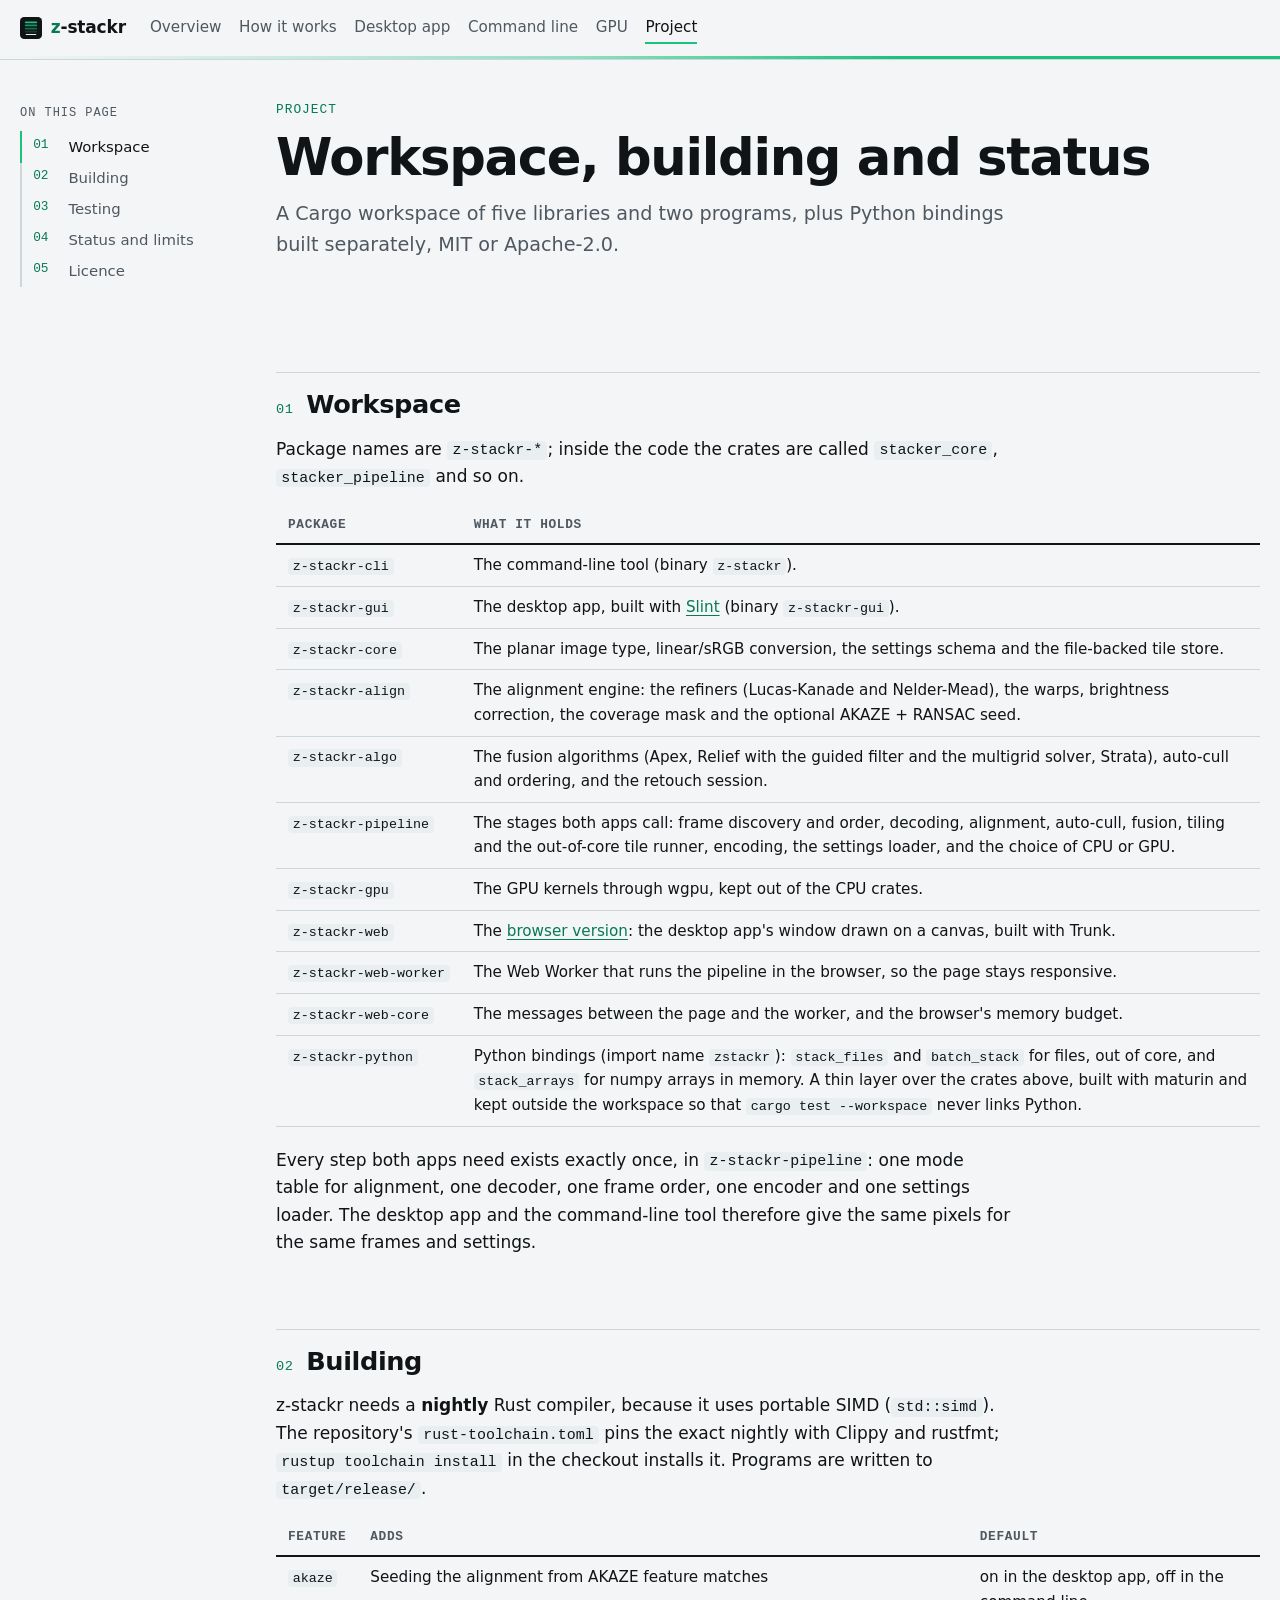
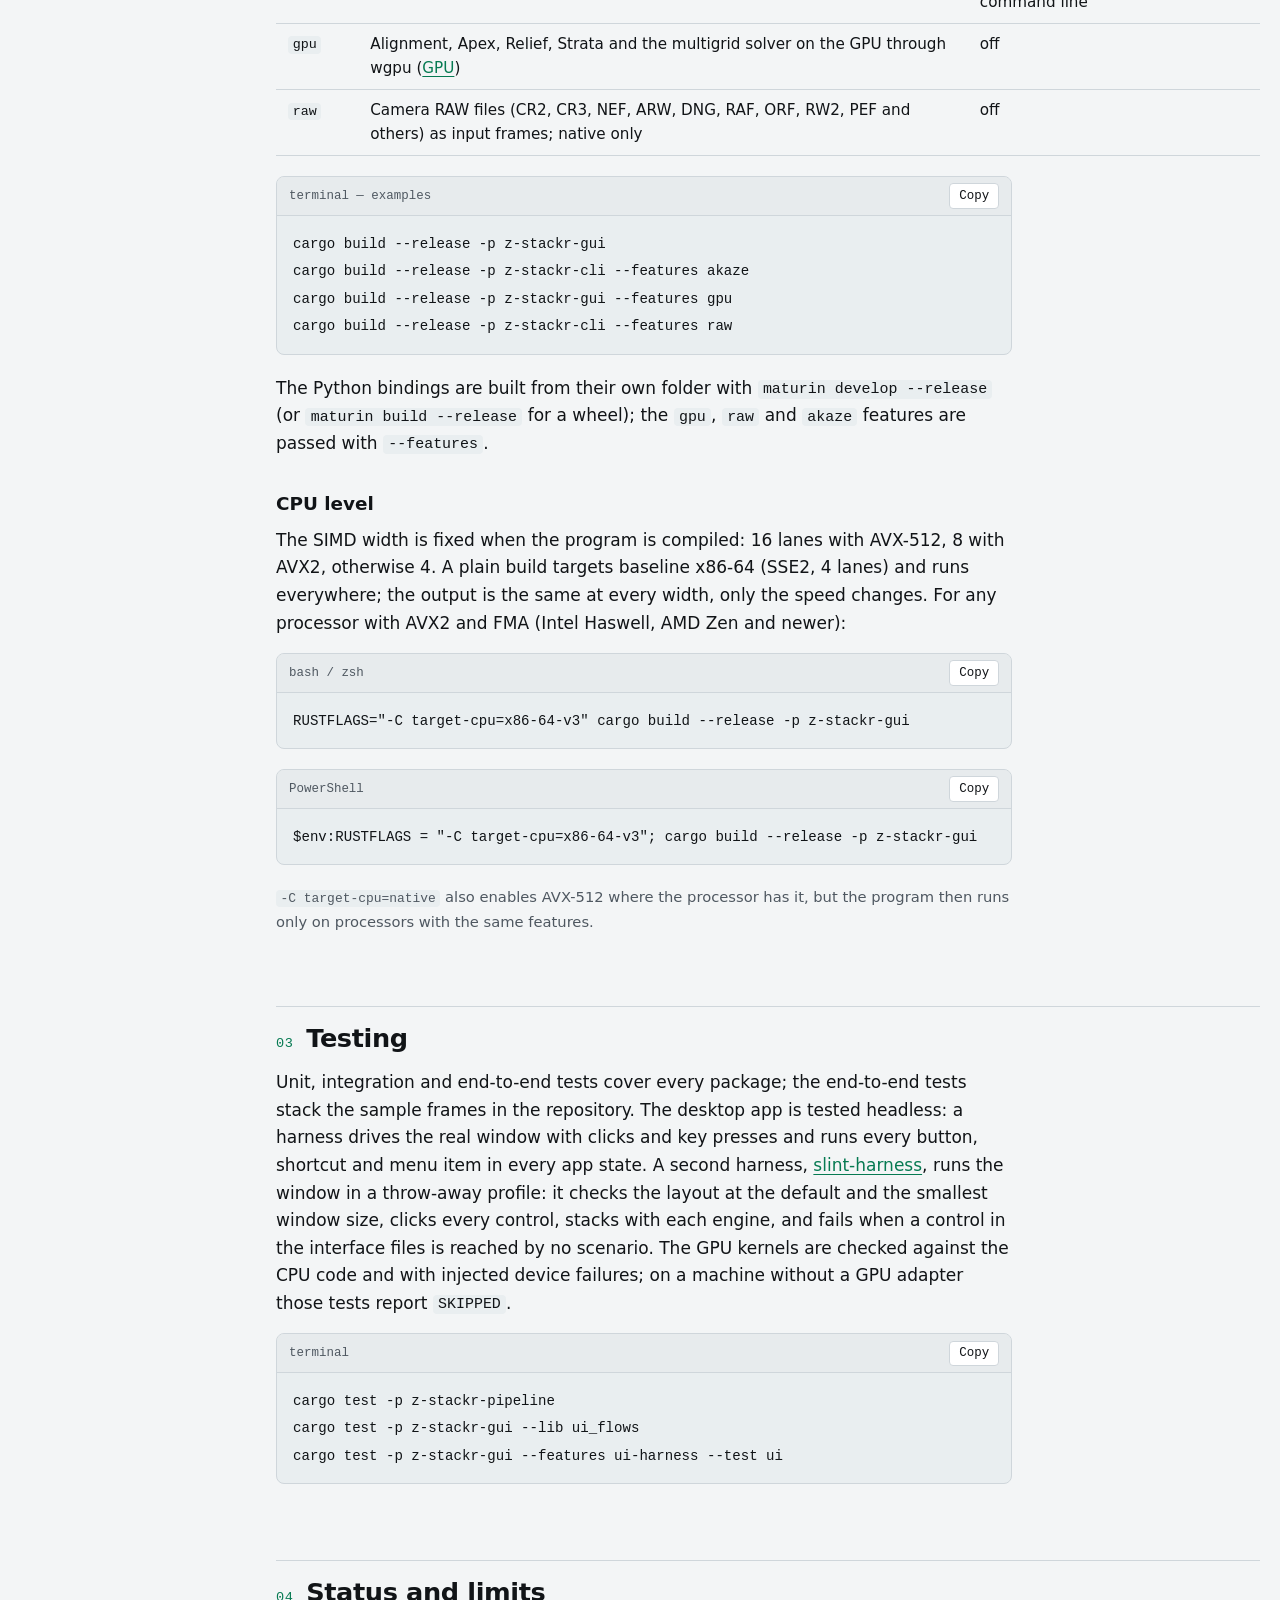
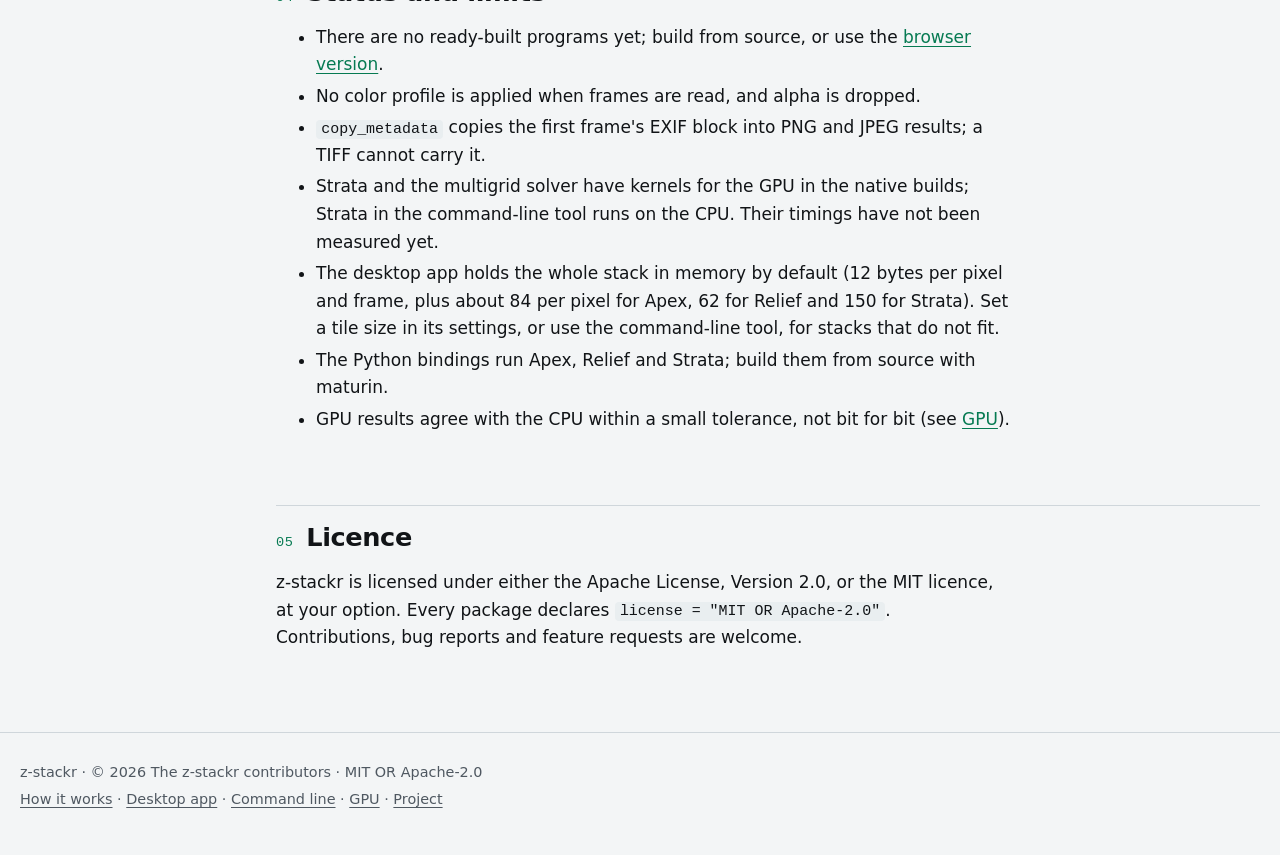
<file: project.html>
<!DOCTYPE html>
<html lang="en">
<head>
<meta charset="UTF-8">
<meta name="viewport" content="width=device-width, initial-scale=1.0">
<title>Project — z-stackr</title>
<meta name="description" content="The z-stackr workspace: crates, building with features and CPU levels, testing, licence and the current limits.">
<link rel="icon" type="image/svg+xml" href="assets/images/icon.svg">
<link rel="stylesheet" href="assets/css/style.css">
</head>
<body>

<header class="masthead">
  <div class="container">
    <a href="index.html" class="brand"><img src="assets/images/icon.svg" width="22" height="22" alt=""><span><span class="z">z</span>-stackr</span></a>
    <nav>
      <a href="index.html">Overview</a>
      <a href="methods.html">How it works</a>
      <a href="app.html">Desktop app</a>
      <a href="cli.html">Command line</a>
      <a href="gpu.html">GPU</a>
      <a href="project.html" aria-current="page">Project</a>
    </nav>
  </div>
</header>

<main class="container">

  <div class="page-head">
    <p class="eyebrow">Project</p>
    <h1>Workspace, building and status</h1>
    <p class="subtitle">
      A Cargo workspace of five libraries and two programs, plus Python bindings built separately, MIT or Apache-2.0.
    </p>
  </div>

  <section id="workspace">
    <h2><span class="sec-num">01</span>Workspace</h2>
    <p>
      Package names are <code>z-stackr-*</code>; inside the code the crates are
      called <code>stacker_core</code>, <code>stacker_pipeline</code> and so on.
    </p>
    <div class="table-wrap">
      <table>
        <thead><tr><th>Package</th><th>What it holds</th></tr></thead>
        <tbody>
          <tr><td><code>z-stackr-cli</code></td><td>The command-line tool (binary <code>z-stackr</code>).</td></tr>
          <tr><td><code>z-stackr-gui</code></td><td>The desktop app, built with <a href="https://slint.dev/">Slint</a> (binary <code>z-stackr-gui</code>).</td></tr>
          <tr><td><code>z-stackr-core</code></td><td>The planar image type, linear/sRGB conversion, the settings schema and the file-backed tile store.</td></tr>
          <tr><td><code>z-stackr-align</code></td><td>The alignment engine: the refiners (Lucas-Kanade and Nelder-Mead), the warps, brightness correction, the coverage mask and the optional AKAZE + RANSAC seed.</td></tr>
          <tr><td><code>z-stackr-algo</code></td><td>The fusion algorithms (Apex, Relief with the guided filter and the multigrid solver, Strata), auto-cull and ordering, and the retouch session.</td></tr>
          <tr><td><code>z-stackr-pipeline</code></td><td>The stages both apps call: frame discovery and order, decoding, alignment, auto-cull, fusion, tiling and the out-of-core tile runner, encoding, the settings loader, and the choice of CPU or GPU.</td></tr>
          <tr><td><code>z-stackr-gpu</code></td><td>The GPU kernels through wgpu, kept out of the CPU crates.</td></tr>
          <tr><td><code>z-stackr-web</code></td><td>The <a href="https://live.z-stackr.suitable-na.me">browser version</a>: the desktop app's window drawn on a canvas, built with Trunk.</td></tr>
          <tr><td><code>z-stackr-web-worker</code></td><td>The Web Worker that runs the pipeline in the browser, so the page stays responsive.</td></tr>
          <tr><td><code>z-stackr-web-core</code></td><td>The messages between the page and the worker, and the browser's memory budget.</td></tr>
          <tr><td><code>z-stackr-python</code></td><td>Python bindings (import name <code>zstackr</code>): <code>stack_files</code> and <code>batch_stack</code> for files, out of core, and <code>stack_arrays</code> for numpy arrays in memory. A thin layer over the crates above, built with maturin and kept outside the workspace so that <code>cargo test --workspace</code> never links Python.</td></tr>
        </tbody>
      </table>
    </div>
    <p>
      Every step both apps need exists exactly once, in <code>z-stackr-pipeline</code>:
      one mode table for alignment, one decoder, one frame order, one encoder and
      one settings loader. The desktop app and the command-line tool therefore give
      the same pixels for the same frames and settings.
    </p>
  </section>

  <section id="building">
    <h2><span class="sec-num">02</span>Building</h2>
    <p>
      z-stackr needs a <strong>nightly</strong> Rust compiler, because it uses portable
      SIMD (<code>std::simd</code>). The repository's
      <code>rust-toolchain.toml</code> pins the exact nightly with Clippy and rustfmt;
      <code>rustup toolchain install</code> in the checkout installs it. Programs are
      written to <code>target/release/</code>.
    </p>
    <div class="table-wrap">
      <table>
        <thead><tr><th>Feature</th><th>Adds</th><th>Default</th></tr></thead>
        <tbody>
          <tr><td><code>akaze</code></td><td>Seeding the alignment from AKAZE feature matches</td><td>on in the desktop app, off in the command line</td></tr>
          <tr><td><code>gpu</code></td><td>Alignment, Apex, Relief, Strata and the multigrid solver on the GPU through wgpu (<a href="gpu.html">GPU</a>)</td><td>off</td></tr>
          <tr><td><code>raw</code></td><td>Camera RAW files (CR2, CR3, NEF, ARW, DNG, RAF, ORF, RW2, PEF and others) as input frames; native only</td><td>off</td></tr>
        </tbody>
      </table>
    </div>
    <div class="code-block">
      <div class="code-block-head"><span>terminal — examples</span><button class="copy-btn" type="button">Copy</button></div>
      <pre><code>cargo build --release -p z-stackr-gui
cargo build --release -p z-stackr-cli --features akaze
cargo build --release -p z-stackr-gui --features gpu
cargo build --release -p z-stackr-cli --features raw</code></pre>
    </div>
    <p>
      The Python bindings are built from their own folder with
      <code>maturin develop --release</code> (or <code>maturin build --release</code>
      for a wheel); the <code>gpu</code>, <code>raw</code> and <code>akaze</code>
      features are passed with <code>--features</code>.
    </p>
    <h3>CPU level</h3>
    <p>
      The SIMD width is fixed when the program is compiled: 16 lanes with AVX-512, 8
      with AVX2, otherwise 4. A plain build targets baseline x86-64 (SSE2, 4 lanes)
      and runs everywhere; the output is the same at every width, only the speed
      changes. For any processor with AVX2 and FMA (Intel Haswell, AMD Zen and
      newer):
    </p>
    <div class="code-block">
      <div class="code-block-head"><span>bash / zsh</span><button class="copy-btn" type="button">Copy</button></div>
      <pre><code>RUSTFLAGS="-C target-cpu=x86-64-v3" cargo build --release -p z-stackr-gui</code></pre>
    </div>
    <div class="code-block">
      <div class="code-block-head"><span>PowerShell</span><button class="copy-btn" type="button">Copy</button></div>
      <pre><code>$env:RUSTFLAGS = "-C target-cpu=x86-64-v3"; cargo build --release -p z-stackr-gui</code></pre>
    </div>
    <p class="small">
      <code>-C target-cpu=native</code> also enables AVX-512 where the processor has
      it, but the program then runs only on processors with the same features.
    </p>
  </section>

  <section id="testing">
    <h2><span class="sec-num">03</span>Testing</h2>
    <p>
      Unit, integration and end-to-end tests cover every package; the end-to-end
      tests stack the sample frames in the repository. The desktop app is tested
      headless: a harness drives the real window with clicks and key presses and
      runs every button, shortcut and menu item in every app state. A second harness,
      <a href="https://crates.io/crates/slint-harness">slint-harness</a>, runs the
      window in a throw-away profile: it checks the layout at the default and the
      smallest window size, clicks every control, stacks with each engine, and
      fails when a control in the interface files is reached by no scenario. The GPU kernels
      are checked against the CPU code and with injected device failures; on a
      machine without a GPU adapter those tests report <code>SKIPPED</code>.
    </p>
    <div class="code-block">
      <div class="code-block-head"><span>terminal</span><button class="copy-btn" type="button">Copy</button></div>
      <pre><code>cargo test -p z-stackr-pipeline
cargo test -p z-stackr-gui --lib ui_flows
cargo test -p z-stackr-gui --features ui-harness --test ui</code></pre>
    </div>
  </section>

  <section id="status">
    <h2><span class="sec-num">04</span>Status and limits</h2>
    <ul>
      <li>There are no ready-built programs yet; build from source, or use the <a href="https://live.z-stackr.suitable-na.me">browser version</a>.</li>
      <li>No color profile is applied when frames are read, and alpha is dropped.</li>
      <li><code>copy_metadata</code> copies the first frame's EXIF block into PNG and JPEG results; a TIFF cannot carry it.</li>
      <li>Strata and the multigrid solver have kernels for the GPU in the native builds; Strata in the command-line tool runs on the CPU. Their timings have not been measured yet.</li>
      <li>The desktop app holds the whole stack in memory by default (12 bytes per pixel and frame, plus about 84 per pixel for Apex, 62 for Relief and 150 for Strata). Set a tile size in its settings, or use the command-line tool, for stacks that do not fit.</li>
      <li>The Python bindings run Apex, Relief and Strata; build them from source with maturin.</li>
      <li>GPU results agree with the CPU within a small tolerance, not bit for bit (see <a href="gpu.html#agreement">GPU</a>).</li>
    </ul>
  </section>

  <section id="licence">
    <h2><span class="sec-num">05</span>Licence</h2>
    <p>
      z-stackr is licensed under either the Apache License, Version 2.0, or the MIT
      licence, at your option. Every package declares
      <code>license = "MIT OR Apache-2.0"</code>. Contributions, bug reports and
      feature requests are welcome.
    </p>
  </section>

</main>

<footer>
  <div class="container">
    <p>z-stackr · &copy; 2026 The z-stackr contributors · MIT OR Apache-2.0</p>
    <p><a href="methods.html">How it works</a> · <a href="app.html">Desktop app</a> · <a href="cli.html">Command line</a> · <a href="gpu.html">GPU</a> · <a href="project.html">Project</a></p>
  </div>
</footer>

<script src="assets/js/main.js"></script>
</body>
</html>
</file>
<file: assets/css/style.css>
/* z-stackr — site stylesheet.
 *
 * Theme "Lightbox": the cool white of a macro light tent, near-black ink, and
 * one accent, the green of a camera's focus peaking. Light by default, dark
 * when the visitor's system asks for it. No web fonts, no external resources.
 * Every colour below is a token; new rules use the tokens only.
 */

:root {
  --paper: #f3f5f6;
  --paper-2: #e7ebed;
  --paper-3: #ffffff;
  --ink: #111417;
  --ink-2: #4f5861;
  --rule: #cfd6db;
  --accent: #067a52;          /* text and links on the page */
  --accent-bright: #19c37d;   /* marks, bars, focus rings */
  --accent-wash: rgba(25, 195, 125, 0.12);
  --on-accent: #ffffff;
  --code-bg: #e9eef0;
  --shadow: 0 1px 2px rgba(17, 20, 23, 0.06), 0 6px 18px rgba(17, 20, 23, 0.06);

  --font-sans: system-ui, -apple-system, "Segoe UI", Roboto, "Helvetica Neue", Arial, sans-serif;
  --font-mono: ui-monospace, "Cascadia Mono", "SF Mono", Consolas, "Liberation Mono", monospace;
  --measure: 46rem;
  --wide: 72rem;
  color-scheme: light dark;
}

@media (prefers-color-scheme: dark) {
  :root {
    --paper: #0e1113;
    --paper-2: #161a1d;
    --paper-3: #1b2024;
    --ink: #e9edef;
    --ink-2: #9aa5ad;
    --rule: #2a3137;
    --accent: #3fd696;
    --accent-bright: #2fd28c;
    --accent-wash: rgba(47, 210, 140, 0.12);
    --on-accent: #06140e;
    --code-bg: #12171a;
    --shadow: none;
  }
}

*, *::before, *::after { box-sizing: border-box; }

html { scroll-behavior: smooth; scroll-padding-top: 5rem; }

body {
  margin: 0;
  background: var(--paper);
  color: var(--ink);
  font-family: var(--font-sans);
  font-size: 1.0625rem;
  line-height: 1.62;
  -webkit-text-size-adjust: 100%;
}

img { max-width: 100%; height: auto; display: block; }

a { color: var(--accent); text-decoration-thickness: 1px; text-underline-offset: 0.18em; }
a:hover { text-decoration-thickness: 2px; }
a:focus-visible, button:focus-visible, summary:focus-visible {
  outline: 2px solid var(--accent-bright);
  outline-offset: 2px;
}

.container { width: 100%; max-width: var(--wide); margin: 0 auto; padding: 0 1.25rem; }

/* ── Masthead ─────────────────────────────────────────────────────────── */

.masthead {
  position: sticky;
  top: 0;
  z-index: 20;
  background: color-mix(in srgb, var(--paper) 92%, transparent);
  backdrop-filter: blur(8px);
  border-bottom: 1px solid var(--rule);
}

/* The focus ladder: thin bars that sharpen from left to right, a stack of
   slices coming into focus. */
.masthead::after {
  content: "";
  display: block;
  height: 3px;
  background: linear-gradient(90deg,
    transparent 0%,
    color-mix(in srgb, var(--accent-bright) 18%, transparent) 20%,
    color-mix(in srgb, var(--accent-bright) 45%, transparent) 45%,
    var(--accent-bright) 70%,
    var(--accent-bright) 100%);
}

.masthead .container {
  display: flex;
  align-items: center;
  gap: 1.5rem;
  min-height: 3.5rem;
}

.brand {
  display: inline-flex;
  align-items: center;
  gap: 0.55rem;
  color: var(--ink);
  text-decoration: none;
  font-weight: 700;
  letter-spacing: -0.01em;
  white-space: nowrap;
}
.brand svg { width: 22px; height: 22px; }
.brand .z { color: var(--accent); }

.masthead nav { display: flex; flex-wrap: wrap; gap: 0.25rem 1.1rem; font-size: 0.95rem; }
.masthead nav a { color: var(--ink-2); text-decoration: none; padding: 0.15rem 0; border-bottom: 2px solid transparent; }
.masthead nav a:hover { color: var(--ink); }
.masthead nav a[aria-current="page"] { color: var(--ink); border-bottom-color: var(--accent-bright); }

/* ── Page head ────────────────────────────────────────────────────────── */

main.container { padding-top: 2.5rem; padding-bottom: 4rem; }

.page-head { margin-bottom: 2.25rem; }
.eyebrow {
  font-family: var(--font-mono);
  font-size: 0.8rem;
  letter-spacing: 0.08em;
  text-transform: uppercase;
  color: var(--accent);
  margin: 0 0 0.6rem;
}
h1 {
  font-size: clamp(2.1rem, 4.5vw, 3.2rem);
  line-height: 1.08;
  letter-spacing: -0.025em;
  margin: 0 0 0.75rem;
}
.subtitle { font-size: 1.2rem; color: var(--ink-2); max-width: var(--measure); margin: 0 0 1.25rem; }

.cta-row { display: flex; flex-wrap: wrap; gap: 0.75rem; margin: 1.5rem 0 0; }
.cta {
  display: inline-block;
  background: var(--ink);
  color: var(--paper);
  padding: 0.65rem 1.1rem;
  border-radius: 6px;
  text-decoration: none;
  font-weight: 600;
}
.cta:hover { background: var(--accent); color: var(--on-accent); }
.cta-secondary { background: transparent; color: var(--ink); border: 1px solid var(--rule); }
.cta-secondary:hover { background: var(--paper-2); color: var(--ink); }

/* ── Sections ─────────────────────────────────────────────────────────── */

main > section { margin: 3.5rem 0 0; }
main > section > :where(p, ul, ol, .status, .code-block, h3, dl) { max-width: var(--measure); }

h2 {
  font-size: 1.6rem;
  line-height: 1.2;
  letter-spacing: -0.015em;
  margin: 0 0 1rem;
  padding-top: 1rem;
  border-top: 1px solid var(--rule);
  display: flex;
  align-items: baseline;
  gap: 0.8rem;
}
.sec-num {
  font-family: var(--font-mono);
  font-size: 0.85rem;
  font-weight: 500;
  color: var(--accent);
  letter-spacing: 0.04em;
}
h3 { font-size: 1.15rem; margin: 2rem 0 0.5rem; }

p, ul, ol { margin: 0 0 1rem; }
li { margin: 0.25rem 0; }
.small { font-size: 0.92rem; color: var(--ink-2); }
.more { font-size: 0.95rem; }
.more a { font-weight: 600; }

code {
  font-family: var(--font-mono);
  font-size: 0.88em;
  background: var(--code-bg);
  padding: 0.08em 0.35em;
  border-radius: 4px;
}

/* ── Intro grid ───────────────────────────────────────────────────────── */

.intro-grid {
  display: grid;
  grid-template-columns: minmax(0, 1fr) minmax(0, 1.25fr);
  gap: 2.5rem;
  align-items: start;
}
.intro-grid p { max-width: none; }

/* ── Cards ────────────────────────────────────────────────────────────── */

.card-grid {
  display: grid;
  grid-template-columns: repeat(auto-fill, minmax(16rem, 1fr));
  gap: 1rem;
}
.card {
  display: block;
  background: var(--paper-3);
  border: 1px solid var(--rule);
  border-radius: 8px;
  padding: 1.1rem 1.2rem 1rem;
  color: var(--ink);
  text-decoration: none;
  box-shadow: var(--shadow);
  position: relative;
}
.card::before {
  content: "";
  position: absolute;
  left: 1.2rem; right: 1.2rem; top: 0;
  height: 2px;
  background: var(--accent-bright);
  transform: scaleX(0.18);
  transform-origin: left;
  transition: transform 160ms ease;
}
a.card:hover::before { transform: scaleX(1); }
.card h3 { margin: 0.2rem 0 0.4rem; font-size: 1.05rem; }
.card p { margin: 0; color: var(--ink-2); font-size: 0.95rem; }

/* ── Figures ──────────────────────────────────────────────────────────── */

.fig { margin: 1.5rem 0; }
.fig > a, .fig > img, .fig .frame {
  display: block;
  background: var(--paper-2);
  border: 1px solid var(--rule);
  border-radius: 8px;
  padding: 8px;
}
.fig img { border-radius: 4px; }
figcaption, .fig-note { font-size: 0.9rem; color: var(--ink-2); margin-top: 0.55rem; max-width: var(--measure); }
figcaption .fig-label { font-family: var(--font-mono); font-size: 0.82rem; color: var(--accent); margin-right: 0.35rem; }

.fig-grid { display: grid; grid-template-columns: var(--fig-cols, 1fr 1fr); gap: 1rem; align-items: start; }
.fig-grid .fig { margin: 0; }
.fig-portrait { max-width: var(--fig-max, 520px); margin-left: auto; margin-right: auto; }

/* Before / after slider */
.compare { position: relative; overflow: hidden; border-radius: 4px; user-select: none; touch-action: pan-y; }
.compare img { width: 100%; }
.compare .after { position: absolute; inset: 0; clip-path: inset(0 0 0 var(--split, 50%)); }
.compare .handle {
  position: absolute; top: 0; bottom: 0; left: var(--split, 50%);
  width: 2px; margin-left: -1px; background: var(--accent-bright);
  pointer-events: none;
}
.compare .handle::after {
  content: "\2194";
  position: absolute; top: 50%; left: 50%;
  transform: translate(-50%, -50%);
  width: 2rem; height: 2rem; border-radius: 50%;
  background: var(--accent-bright); color: var(--on-accent);
  display: grid; place-items: center; font-size: 1rem;
}
.compare .tag {
  position: absolute; top: 0.6rem;
  font-family: var(--font-mono); font-size: 0.75rem; letter-spacing: 0.06em;
  background: rgba(17, 20, 23, 0.72); color: #fff; padding: 0.15rem 0.45rem; border-radius: 3px;
}
.compare .tag.left { left: 0.6rem; }
.compare .tag.right { right: 0.6rem; }
.compare input[type="range"] {
  position: absolute; inset: 0; width: 100%; height: 100%;
  opacity: 0; cursor: ew-resize; margin: 0;
}

/* Diagrams (inline SVG) */
.diagram { width: 100%; height: auto; display: block; }
.diagram text { font-family: var(--font-mono); font-size: 12.5px; fill: var(--ink); }
.diagram .lbl { font-size: 11px; fill: var(--ink-2); letter-spacing: 0.06em; }
.diagram .muted { fill: var(--ink-2); }
.diagram .box { fill: var(--paper-3); stroke: var(--rule); stroke-width: 1; }
.diagram .box-accent { fill: var(--accent-wash); stroke: var(--accent-bright); stroke-width: 1.2; }
.diagram .arrow { fill: none; stroke: var(--accent-bright); stroke-width: 1.6; }
.diagram .head { fill: var(--accent-bright); }
.diagram .thin { fill: none; stroke: var(--ink-2); stroke-width: 1; }

/* ── Tables ───────────────────────────────────────────────────────────── */

.table-wrap { overflow-x: auto; margin: 1rem 0 1.25rem; }
table { border-collapse: collapse; width: 100%; font-size: 0.95rem; }
th, td { text-align: left; vertical-align: top; padding: 0.5rem 0.75rem; border-bottom: 1px solid var(--rule); }
thead th { font-size: 0.8rem; font-family: var(--font-mono); letter-spacing: 0.05em; text-transform: uppercase; color: var(--ink-2); border-bottom: 2px solid var(--ink); }
tbody tr:hover { background: var(--accent-wash); }
td code { white-space: nowrap; }

/* ── Callouts ─────────────────────────────────────────────────────────── */

.status {
  border-left: 3px solid var(--accent-bright);
  background: var(--paper-2);
  padding: 0.85rem 1.1rem;
  border-radius: 0 6px 6px 0;
  margin: 1.25rem 0;
}
.status-label {
  display: block;
  font-family: var(--font-mono);
  font-size: 0.75rem;
  letter-spacing: 0.08em;
  color: var(--accent);
  margin-bottom: 0.25rem;
}
.status p:last-child { margin-bottom: 0; }

/* ── Code blocks ──────────────────────────────────────────────────────── */

.code-block { border: 1px solid var(--rule); border-radius: 8px; overflow: hidden; margin: 1rem 0 1.25rem; background: var(--code-bg); }
.code-block-head {
  display: flex; justify-content: space-between; align-items: center;
  font-family: var(--font-mono); font-size: 0.78rem; color: var(--ink-2);
  padding: 0.4rem 0.75rem; border-bottom: 1px solid var(--rule); background: var(--paper-2);
}
.copy-btn {
  font: inherit; color: var(--ink); background: var(--paper-3);
  border: 1px solid var(--rule); border-radius: 4px; padding: 0.1rem 0.55rem; cursor: pointer;
}
.copy-btn:hover { border-color: var(--accent-bright); }
.code-block pre { margin: 0; padding: 0.85rem 1rem; overflow-x: auto; }
.code-block code { background: none; padding: 0; font-size: 0.88rem; line-height: 1.55; }

/* ── Key list ─────────────────────────────────────────────────────────── */

kbd {
  font-family: var(--font-mono); font-size: 0.82em;
  border: 1px solid var(--rule); border-bottom-width: 2px; border-radius: 4px;
  padding: 0.02em 0.4em; background: var(--paper-3);
  white-space: nowrap;
}

dl.defs { display: grid; grid-template-columns: max-content 1fr; gap: 0.4rem 1.25rem; }
dl.defs dt { font-weight: 600; }
dl.defs dd { margin: 0; color: var(--ink-2); }

/* ── "On this page" ───────────────────────────────────────────────────── */

.toc-side { display: none; }
.toc-inline {
  border: 1px solid var(--rule); border-radius: 8px; background: var(--paper-3);
  padding: 0.55rem 0.9rem; margin: 0 0 2rem; max-width: var(--measure);
}
.toc-inline summary { cursor: pointer; font-family: var(--font-mono); font-size: 0.85rem; color: var(--ink-2); }
.toc-inline ol, .toc-side ol { list-style: none; margin: 0.5rem 0 0; padding: 0; }
.toc-inline li, .toc-side li { margin: 0; }
.toc-inline a, .toc-side a {
  display: flex; gap: 0.6rem; padding: 0.22rem 0; color: var(--ink-2);
  text-decoration: none; font-size: 0.93rem;
}
.toc-inline a:hover, .toc-side a:hover { color: var(--ink); }
.toc-num { font-family: var(--font-mono); font-size: 0.8rem; color: var(--accent); min-width: 1.6rem; }
.toc-back {
  position: fixed; right: 1rem; bottom: 1rem; z-index: 15;
  background: var(--ink); color: var(--paper); text-decoration: none;
  font-size: 0.85rem; padding: 0.45rem 0.8rem; border-radius: 999px;
  opacity: 0; pointer-events: none; transition: opacity 150ms ease;
}
.toc-back.is-visible { opacity: 1; pointer-events: auto; }

@media (min-width: 1200px) {
  body.has-toc .masthead .container, body.has-toc footer .container { max-width: calc(var(--wide) + 16rem); }
  main.with-toc {
    max-width: calc(var(--wide) + 16rem);
    display: grid;
    grid-template-columns: 13rem minmax(0, 1fr);
    column-gap: 3rem;
  }
  main.with-toc > * { grid-column: 2; }
  main.with-toc > .toc-side {
    grid-column: 1;
    display: block;
    position: sticky; top: 5rem; align-self: start;
    max-height: calc(100vh - 6rem); overflow-y: auto;
    padding-top: 0.25rem;
  }
  .toc-head { font-family: var(--font-mono); font-size: 0.75rem; letter-spacing: 0.08em; text-transform: uppercase; color: var(--ink-2); margin: 0 0 0.25rem; }
  .toc-side a { border-left: 2px solid var(--rule); padding-left: 0.7rem; }
  .toc-side a[aria-current="location"] { color: var(--ink); border-left-color: var(--accent-bright); }
  main.with-toc > .toc-inline, .toc-back { display: none; }
}

/* ── Footer ───────────────────────────────────────────────────────────── */

footer { border-top: 1px solid var(--rule); padding: 1.5rem 0 2.5rem; font-size: 0.9rem; color: var(--ink-2); }
footer p { margin: 0.25rem 0; }
footer a { color: var(--ink-2); }
footer a:hover { color: var(--ink); }

/* ── Small screens ────────────────────────────────────────────────────── */

@media (max-width: 860px) {
  .intro-grid { grid-template-columns: 1fr; gap: 1.5rem; }
}
@media (max-width: 720px) {
  body { font-size: 1rem; }
  .masthead .container { flex-wrap: wrap; gap: 0.35rem 1rem; padding-top: 0.5rem; padding-bottom: 0.5rem; }
  .masthead nav { gap: 0.15rem 0.9rem; }
  .fig-grid { grid-template-columns: 1fr; }
  dl.defs { grid-template-columns: 1fr; }
  dl.defs dd { margin-bottom: 0.6rem; }
  main { overflow-wrap: anywhere; }
  td code { white-space: normal; }
}
</file>
